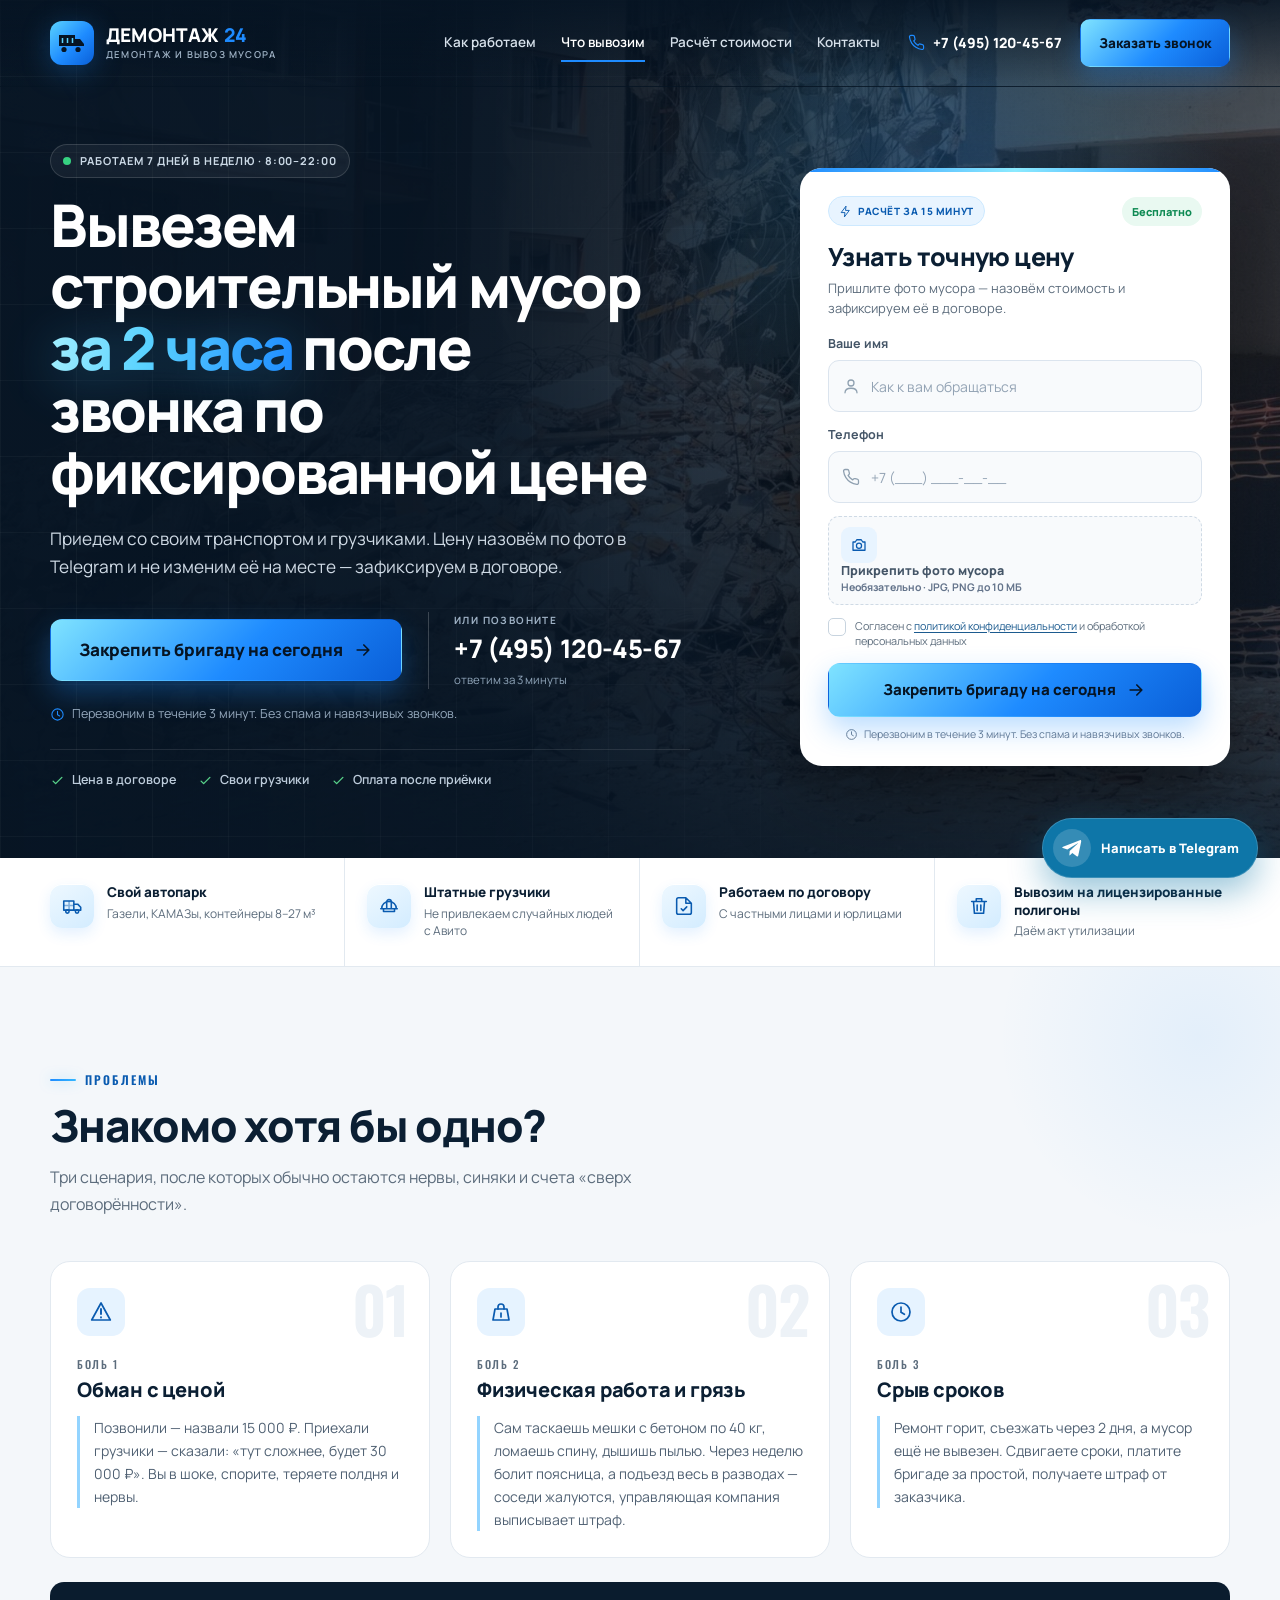
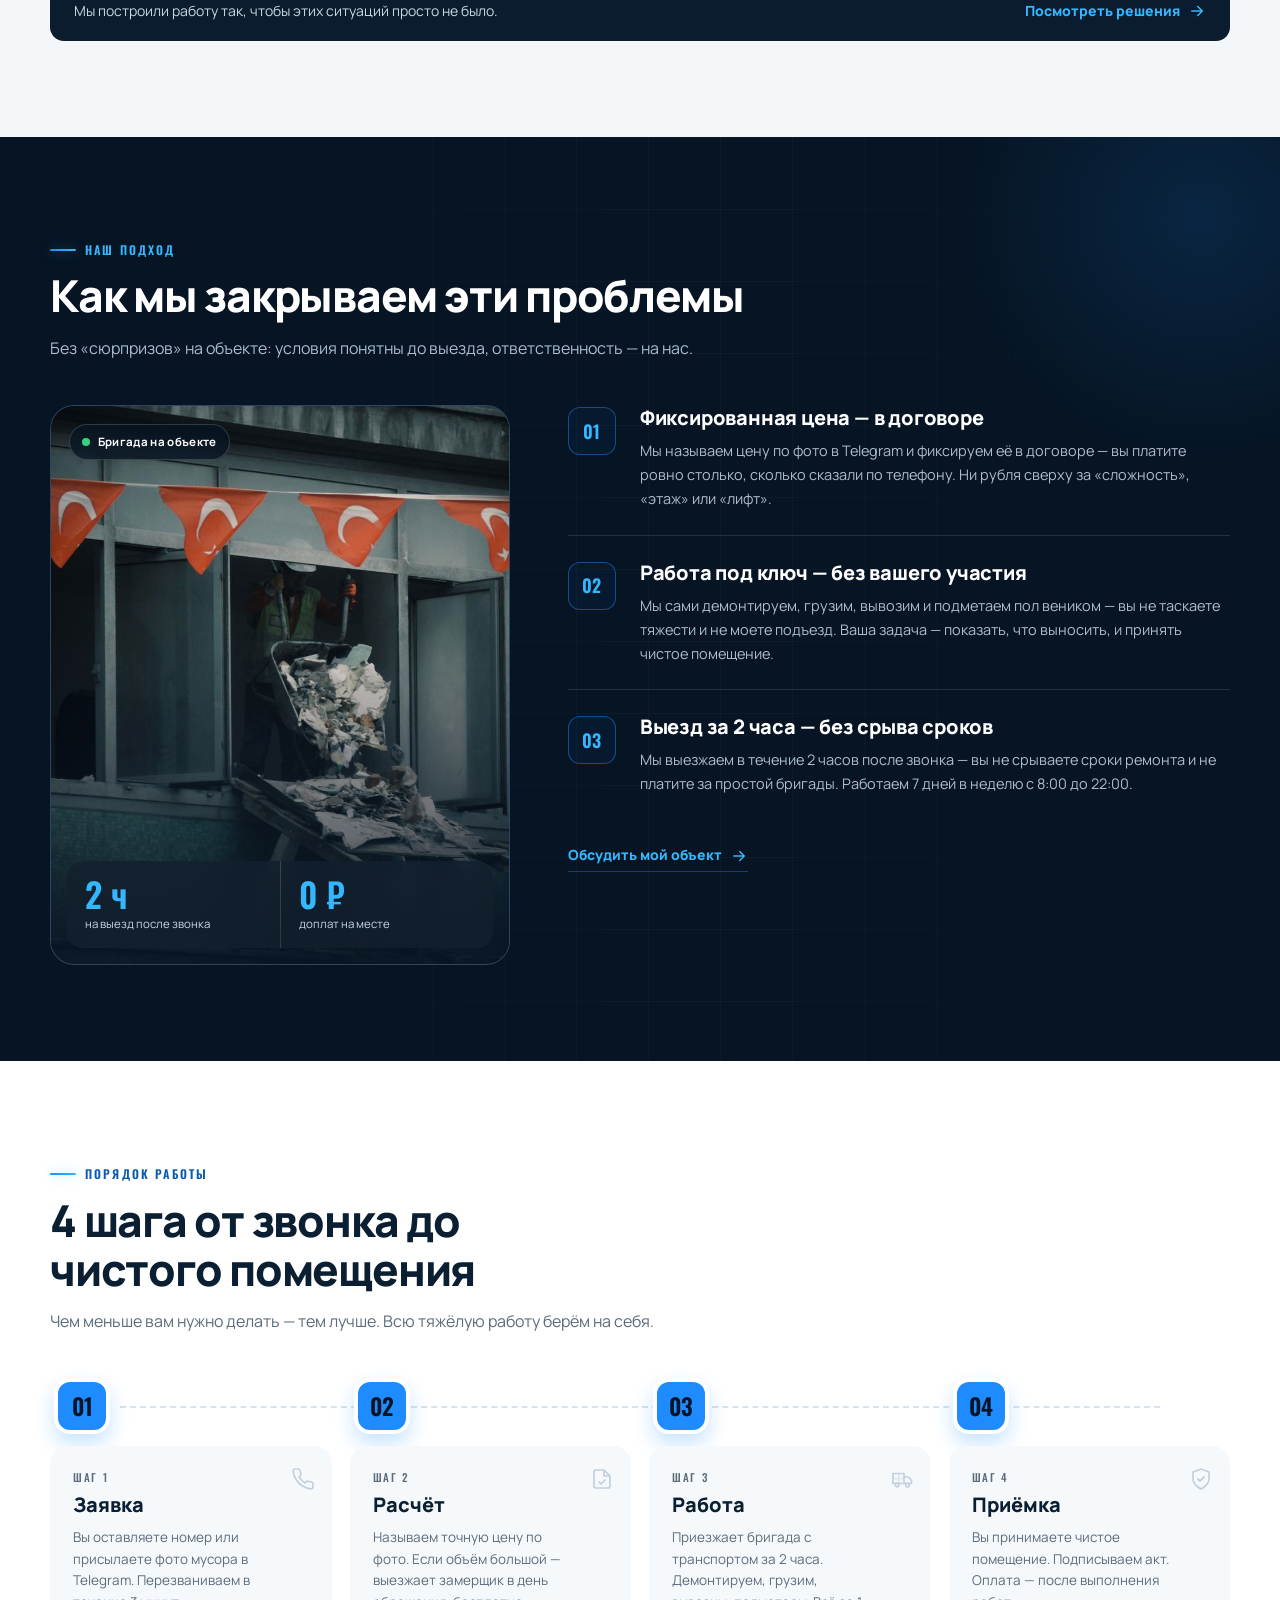
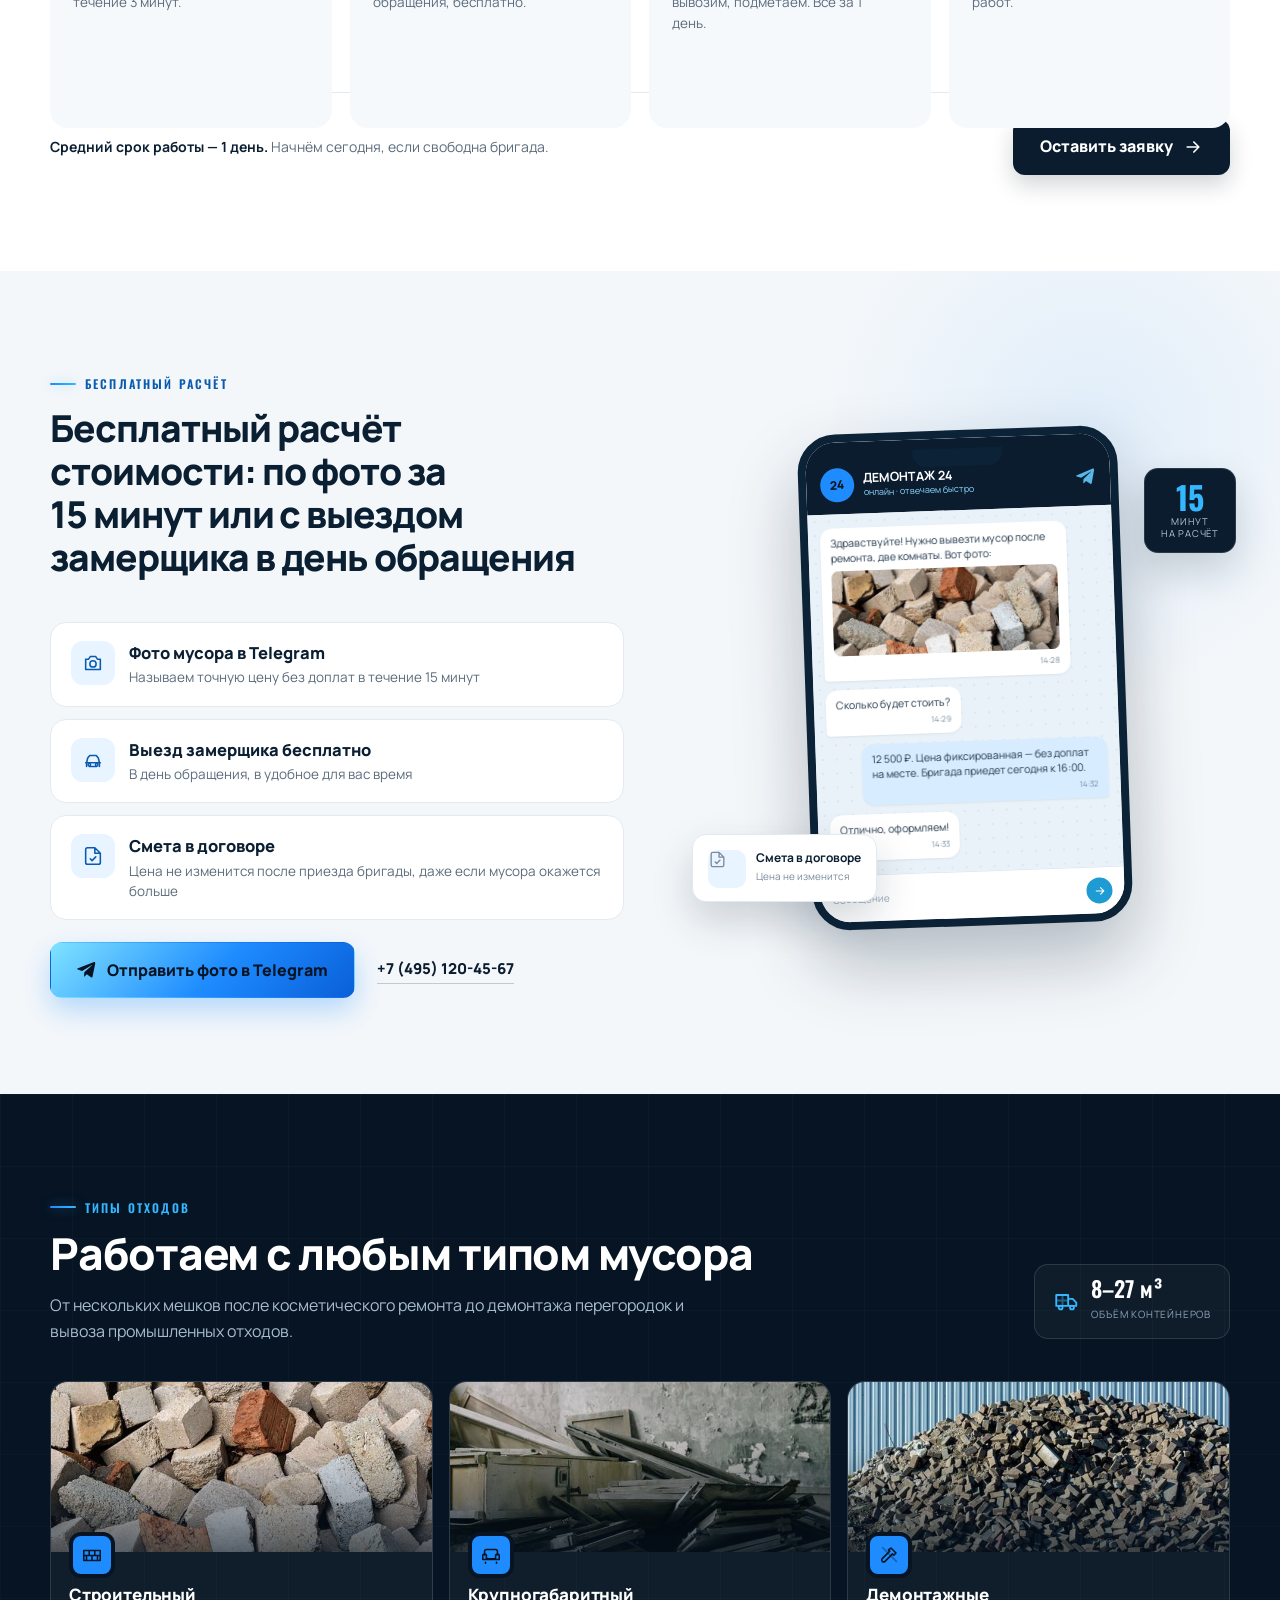
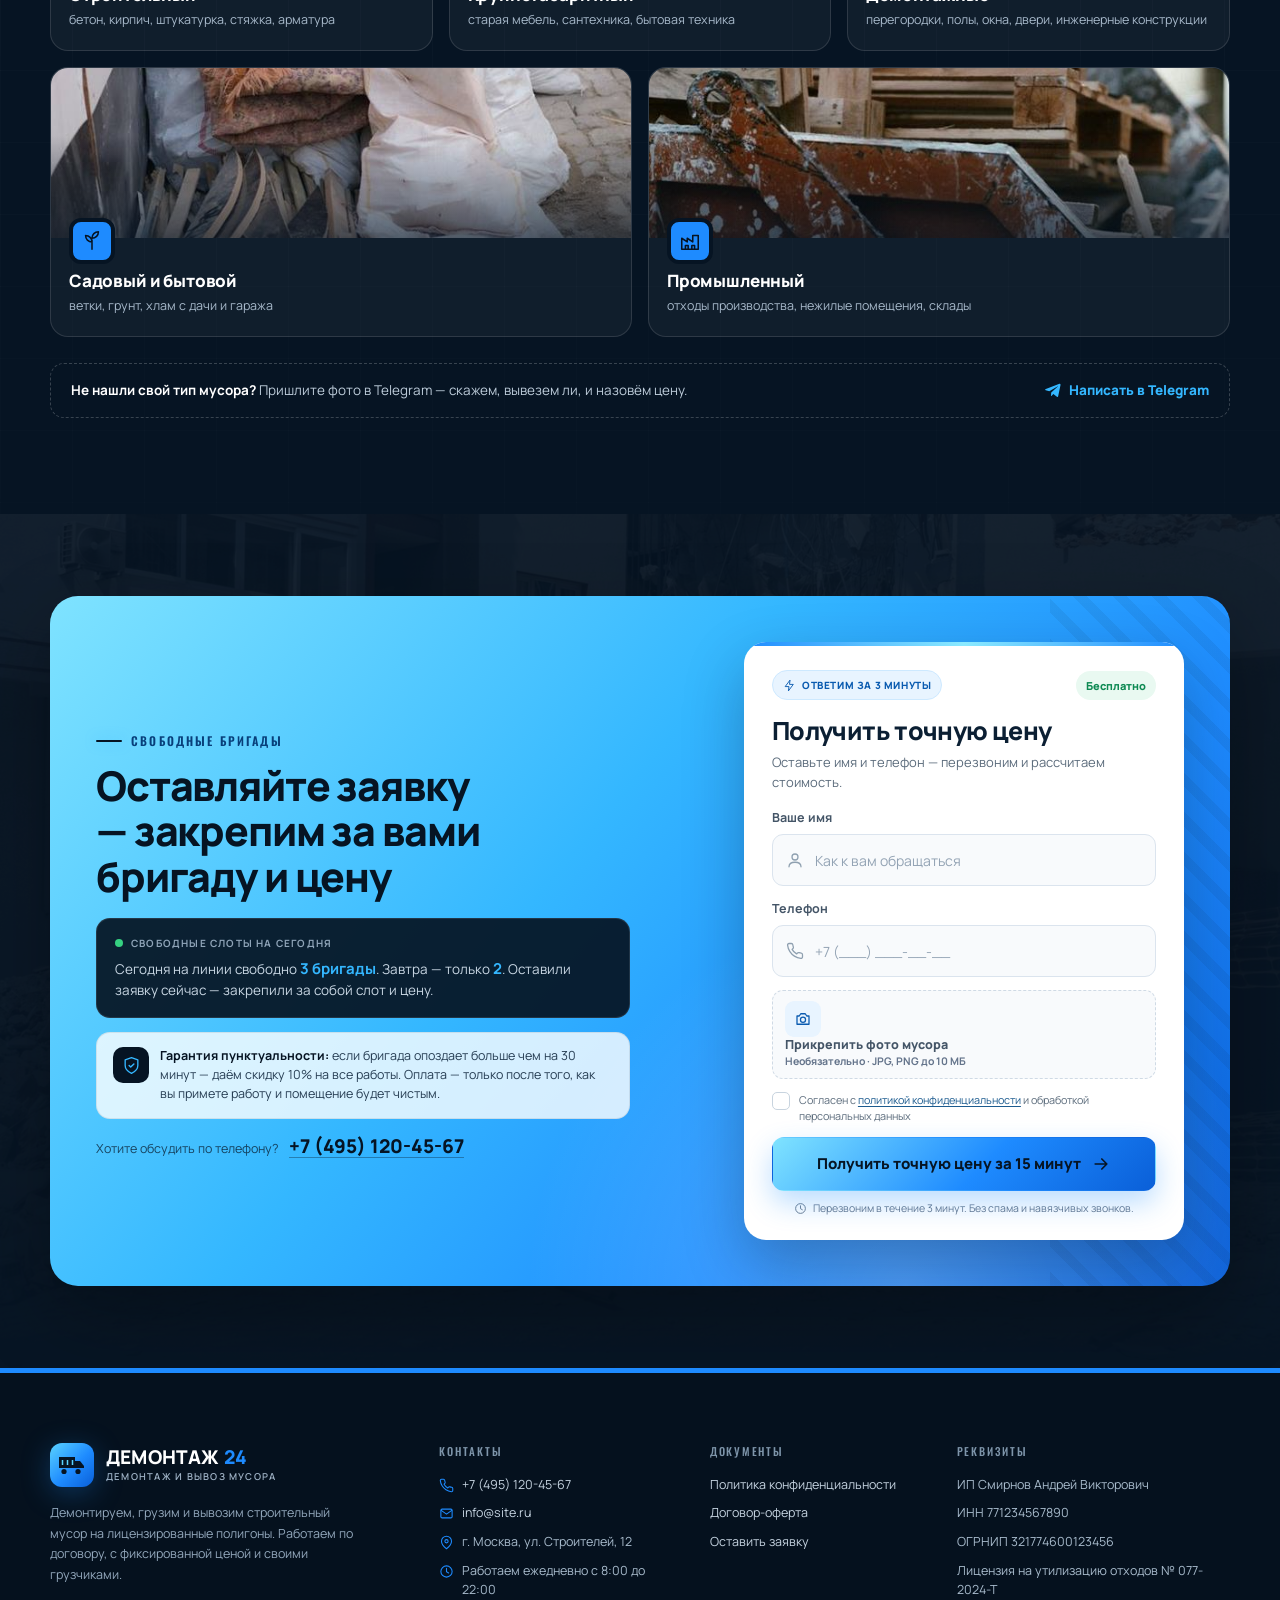
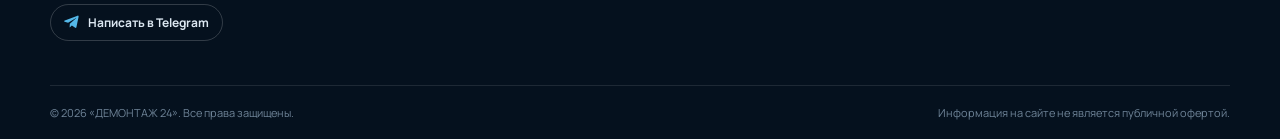
<file: index.html>
<!DOCTYPE html>
<html lang="ru">
<head>
  <meta charset="UTF-8">
  <meta name="viewport" content="width=device-width, initial-scale=1.0">
  <meta name="theme-color" content="#071525">
  <title>ДЕМОНТАЖ 24 — демонтаж и вывоз строительного мусора за 2 часа</title>
  <meta name="description" content="Демонтаж и вывоз строительного мусора по фиксированной цене. Свой транспорт и грузчики, выезд за 2 часа, договор, лицензированные полигоны. Расчёт по фото в Telegram за 15 минут.">
  <meta property="og:title" content="ДЕМОНТАЖ 24 — вывоз строительного мусора за 2 часа">
  <meta property="og:description" content="Свой транспорт и грузчики. Цена по фото в Telegram и фиксация в договоре. Вывоз на лицензированные полигоны, акт утилизации.">
  <meta property="og:type" content="website">
  <meta property="og:image" content="hero-1600.jpg">
  <link rel="icon" href="favicon.svg" type="image/svg+xml">
  <link rel="preconnect" href="https://fonts.googleapis.com">
  <link rel="preconnect" href="https://fonts.gstatic.com" crossorigin>
  <link href="https://fonts.googleapis.com/css2?family=Manrope:wght@400;500;600;700;800&family=Oswald:wght@400;500;600;700&display=swap" rel="stylesheet">
  <link rel="preload" as="image" href="hero-1600.jpg" imagesrcset="hero-900.jpg 900w, hero-1600.jpg 1600w" imagesizes="100vw">
  <link rel="stylesheet" href="styles.css">
  <script>
    document.documentElement.classList.add('js');
    window.setTimeout(function () {
      if (!document.documentElement.hasAttribute('data-js-ready')) {
        document.documentElement.classList.remove('js');
      }
    }, 3000);
  </script>
  <script src="main.js" defer></script>
</head>
<body>
  <a class="skip-link" href="#main">Перейти к содержанию</a>
  <div class="scroll-progress" aria-hidden="true"></div>

  <!-- Иконки -->
  <svg class="icon-sprite" aria-hidden="true" focusable="false">
    <symbol id="i-truck" viewBox="0 0 24 24">
      <path d="M3 6.5h11v10H3zM14 10h4.2l3.3 3.4v3.1H14z" fill="none" stroke="currentColor" stroke-width="1.7" stroke-linejoin="round"/>
      <circle cx="7" cy="18" r="1.8" fill="none" stroke="currentColor" stroke-width="1.7"/>
      <circle cx="17.5" cy="18" r="1.8" fill="none" stroke="currentColor" stroke-width="1.7"/>
      <path d="M8.8 6.5v10M3 11.5h11" fill="none" stroke="currentColor" stroke-width="1.7" opacity=".45"/>
    </symbol>
    <symbol id="i-helmet" viewBox="0 0 24 24">
      <path d="M4 15a8 8 0 0 1 16 0M9.5 15V7.5a2.5 2.5 0 0 1 5 0V15M3 15h18M6 15v3h12v-3" fill="none" stroke="currentColor" stroke-width="1.7" stroke-linecap="round" stroke-linejoin="round"/>
    </symbol>
    <symbol id="i-doc" viewBox="0 0 24 24">
      <path d="M14 3H6a2 2 0 0 0-2 2v14a2 2 0 0 0 2 2h12a2 2 0 0 0 2-2V9zM14 3v6h6M9 15l2 2 4-4" fill="none" stroke="currentColor" stroke-width="1.7" stroke-linecap="round" stroke-linejoin="round"/>
    </symbol>
    <symbol id="i-recycle" viewBox="0 0 24 24">
      <path d="M4 7h16M10 11v6M14 11v6M6 7l1 13h10l1-13M9 7V4h6v3" fill="none" stroke="currentColor" stroke-width="1.7" stroke-linecap="round" stroke-linejoin="round"/>
    </symbol>
    <symbol id="i-alert" viewBox="0 0 24 24">
      <path d="M12 3 2.7 20h18.6L12 3Z" fill="none" stroke="currentColor" stroke-width="1.7" stroke-linejoin="round"/>
      <path d="M12 9v5M12 17.3v.2" fill="none" stroke="currentColor" stroke-width="1.9" stroke-linecap="round"/>
    </symbol>
    <symbol id="i-weight" viewBox="0 0 24 24">
      <path d="M6 9h12l2 11H4L6 9Z" fill="none" stroke="currentColor" stroke-width="1.7" stroke-linejoin="round"/>
      <path d="M9 9V7a3 3 0 0 1 6 0v2" fill="none" stroke="currentColor" stroke-width="1.7" stroke-linecap="round"/>
      <path d="M12 13v4" fill="none" stroke="currentColor" stroke-width="1.7" stroke-linecap="round"/>
    </symbol>
    <symbol id="i-clock" viewBox="0 0 24 24">
      <circle cx="12" cy="12" r="9" fill="none" stroke="currentColor" stroke-width="1.7"/>
      <path d="M12 7v5.3l3.4 2" fill="none" stroke="currentColor" stroke-width="1.7" stroke-linecap="round"/>
    </symbol>
    <symbol id="i-camera" viewBox="0 0 24 24">
      <path d="M4 8h3l2-3h6l2 3h3v11H4V8Z" fill="none" stroke="currentColor" stroke-width="1.7" stroke-linejoin="round"/>
      <circle cx="12" cy="13" r="3.4" fill="none" stroke="currentColor" stroke-width="1.7"/>
    </symbol>
    <symbol id="i-car" viewBox="0 0 24 24">
      <path d="M4 15h16M5 15l1.2-5.2L8.5 7h7l2.3 2.8L19 15M5 15v4M19 15v4M8 19h8" fill="none" stroke="currentColor" stroke-width="1.7" stroke-linecap="round" stroke-linejoin="round"/>
      <circle cx="8" cy="17.2" r="1.4" fill="none" stroke="currentColor" stroke-width="1.6"/>
      <circle cx="16" cy="17.2" r="1.4" fill="none" stroke="currentColor" stroke-width="1.6"/>
    </symbol>
    <symbol id="i-brick" viewBox="0 0 24 24">
      <path d="M3 7h18v11H3zM3 12.5h18M9 7v5.5M15 7v5.5M6 12.5V18M12 12.5V18M18 12.5V18" fill="none" stroke="currentColor" stroke-width="1.7" stroke-linejoin="round"/>
    </symbol>
    <symbol id="i-sofa" viewBox="0 0 24 24">
      <path d="M5 12V8a2 2 0 0 1 2-2h10a2 2 0 0 1 2 2v4M3 13a2 2 0 0 1 4 0v3h10v-3a2 2 0 0 1 4 0v4H3v-4ZM6 20v1M18 20v1" fill="none" stroke="currentColor" stroke-width="1.7" stroke-linecap="round" stroke-linejoin="round"/>
    </symbol>
    <symbol id="i-tools" viewBox="0 0 24 24">
      <path d="m14.2 4.4 5.4 5.4-2.4 2.4-1.4-1.4-8.1 8.1a2.1 2.1 0 0 1-3-3l8.1-8.1-1.4-1.4 2.8-2Z" fill="none" stroke="currentColor" stroke-width="1.7" stroke-linecap="round" stroke-linejoin="round"/>
      <path d="m5 4 15 15" fill="none" stroke="currentColor" stroke-width="1.7" stroke-linecap="round" opacity=".35"/>
    </symbol>
    <symbol id="i-leaf" viewBox="0 0 24 24">
      <path d="M12 21V11M12 13C8 13 5 10 5 6c4 0 7 3 7 7ZM12 9c0-4 3-7 7-7 0 4-3 7-7 7Z" fill="none" stroke="currentColor" stroke-width="1.7" stroke-linecap="round" stroke-linejoin="round"/>
    </symbol>
    <symbol id="i-factory" viewBox="0 0 24 24">
      <path d="M3 21V9l6 4V9l6 4V6h6v15H3Z" fill="none" stroke="currentColor" stroke-width="1.7" stroke-linejoin="round"/>
      <path d="M7 21v-4h3v4M14 21v-4h3v4" fill="none" stroke="currentColor" stroke-width="1.7" stroke-linejoin="round"/>
    </symbol>
    <symbol id="i-phone" viewBox="0 0 24 24">
      <path d="M22 16.9v3a2 2 0 0 1-2.2 2 19.8 19.8 0 0 1-8.6-3.1 19.5 19.5 0 0 1-6-6A19.8 19.8 0 0 1 2.1 4.2 2 2 0 0 1 4.1 2h3a2 2 0 0 1 2 1.7c.1 1 .4 2 .7 2.9a2 2 0 0 1-.5 2.1L8.1 9.9a16 16 0 0 0 6 6l1.2-1.2a2 2 0 0 1 2.1-.5c.9.3 1.9.6 2.9.7a2 2 0 0 1 1.7 2Z" fill="none" stroke="currentColor" stroke-width="1.7" stroke-linecap="round" stroke-linejoin="round"/>
    </symbol>
    <symbol id="i-mail" viewBox="0 0 24 24">
      <rect x="3" y="5" width="18" height="14" rx="2" fill="none" stroke="currentColor" stroke-width="1.7"/>
      <path d="m3.5 7 8.5 6 8.5-6" fill="none" stroke="currentColor" stroke-width="1.7" stroke-linecap="round" stroke-linejoin="round"/>
    </symbol>
    <symbol id="i-pin" viewBox="0 0 24 24">
      <path d="M20 10c0 6-8 12-8 12S4 16 4 10a8 8 0 1 1 16 0Z" fill="none" stroke="currentColor" stroke-width="1.7" stroke-linejoin="round"/>
      <circle cx="12" cy="10" r="2.6" fill="none" stroke="currentColor" stroke-width="1.7"/>
    </symbol>
    <symbol id="i-telegram" viewBox="0 0 24 24">
      <path d="M21.9 4.3 18.6 20c-.2 1-.9 1.3-1.8.8l-5-3.7-2.4 2.3c-.3.3-.5.5-1 .5l.4-5.1 9.3-8.4c.4-.4-.1-.6-.6-.2L6.1 13.1 1 11.5c-1.1-.3-1.1-1.1.2-1.6l19.2-7.4c.9-.3 1.7.2 1.5 1.8Z" fill="currentColor"/>
    </symbol>
    <symbol id="i-arrow" viewBox="0 0 24 24">
      <path d="M5 12h14M13 6l6 6-6 6" fill="none" stroke="currentColor" stroke-width="2" stroke-linecap="round" stroke-linejoin="round"/>
    </symbol>
    <symbol id="i-check" viewBox="0 0 24 24">
      <path d="m5 13 4 4L19 7" fill="none" stroke="currentColor" stroke-width="2.2" stroke-linecap="round" stroke-linejoin="round"/>
    </symbol>
    <symbol id="i-shield" viewBox="0 0 24 24">
      <path d="M12 22s8-4 8-10V5l-8-3-8 3v7c0 6 8 10 8 10Z" fill="none" stroke="currentColor" stroke-width="1.7" stroke-linejoin="round"/>
      <path d="m9 12 2 2 4-4" fill="none" stroke="currentColor" stroke-width="1.8" stroke-linecap="round" stroke-linejoin="round"/>
    </symbol>
    <symbol id="i-user" viewBox="0 0 24 24">
      <circle cx="12" cy="8" r="4" fill="none" stroke="currentColor" stroke-width="1.7"/>
      <path d="M4 21c0-4 3.6-6 8-6s8 2 8 6" fill="none" stroke="currentColor" stroke-width="1.7" stroke-linecap="round"/>
    </symbol>
    <symbol id="i-bolt" viewBox="0 0 24 24">
      <path d="m13 2-9 12h7l-1 8 9-12h-7l1-8Z" fill="none" stroke="currentColor" stroke-width="1.7" stroke-linejoin="round"/>
    </symbol>
    <symbol id="i-users" viewBox="0 0 24 24">
      <circle cx="9" cy="7" r="4" fill="none" stroke="currentColor" stroke-width="1.7"/>
      <path d="M16 21v-2a4 4 0 0 0-4-4H6a4 4 0 0 0-4 4v2M16 3.1a4 4 0 0 1 0 7.8M22 21v-2a4 4 0 0 0-3-3.9" fill="none" stroke="currentColor" stroke-width="1.7" stroke-linecap="round"/>
    </symbol>
    <symbol id="i-menu" viewBox="0 0 24 24">
      <path d="M4 7h16M4 12h16M4 17h16" fill="none" stroke="currentColor" stroke-width="2" stroke-linecap="round"/>
    </symbol>
    <symbol id="i-close" viewBox="0 0 24 24">
      <path d="m6 6 12 12M18 6 6 18" fill="none" stroke="currentColor" stroke-width="2" stroke-linecap="round"/>
    </symbol>
    <symbol id="i-calendar" viewBox="0 0 24 24">
      <rect x="3" y="5" width="18" height="16" rx="2" fill="none" stroke="currentColor" stroke-width="1.7"/>
      <path d="M8 3v4M16 3v4M3 10h18" fill="none" stroke="currentColor" stroke-width="1.7" stroke-linecap="round"/>
    </symbol>
  </svg>
<header class="site-header" id="site-header">
    <div class="container site-header__inner">
      <a class="logo" href="#top">
        <span class="logo__mark" aria-hidden="true">
          <svg viewBox="0 0 44 44" focusable="false">
            <defs>
              <linearGradient id="logo-grad-head" x1="0" y1="0" x2="1" y2="1">
                <stop offset="0" stop-color="#5AD2FF"/>
                <stop offset="0.55" stop-color="#1E8BFF"/>
                <stop offset="1" stop-color="#0A5FD8"/>
              </linearGradient>
            </defs>
            <rect width="44" height="44" rx="12" fill="url(#logo-grad-head)"/>
            <path d="M9 14h16v11H9z" fill="#061423"/>
            <path d="M25 18h5l4 5v2h-9z" fill="#061423"/>
            <circle cx="14" cy="28.5" r="2.6" fill="#061423"/>
            <circle cx="28" cy="28.5" r="2.6" fill="#061423"/>
            <path d="M12.5 17v5M17.5 17v5M22.5 17v5" stroke="#5AD2FF" stroke-width="1.5"/>
          </svg>
        </span>
        <span class="logo__text">
          <strong>ДЕМОНТАЖ <span>24</span></strong>
          <small>демонтаж и вывоз мусора</small>
        </span>
      </a>

      <nav class="site-nav" aria-label="Основная навигация">
        <a href="#process">Как работаем</a>
        <a href="#waste">Что вывозим</a>
        <a href="#included">Расчёт стоимости</a>
        <a href="#contacts">Контакты</a>
      </nav>

      <div class="site-header__actions">
        <a class="header-phone" href="tel:+74951204567" aria-label="Позвонить: +7 495 120-45-67">
          <svg class="icon" aria-hidden="true"><use href="#i-phone"/></svg>
          <span>+7 (495) 120-45-67</span>
        </a>
        <a class="btn btn--primary btn--sm header-cta" href="#hero-form" data-open-lead>Заказать звонок</a>
        <button class="nav-toggle" type="button" aria-label="Открыть меню" aria-expanded="false" aria-controls="mobile-menu" data-menu-toggle>
          <svg class="icon nav-toggle__open" aria-hidden="true"><use href="#i-menu"/></svg>
          <svg class="icon nav-toggle__close" aria-hidden="true"><use href="#i-close"/></svg>
        </button>
      </div>
    </div>
  </header>

  <div class="mobile-menu" id="mobile-menu" aria-hidden="true">
    <div class="mobile-menu__inner">
      <p class="mobile-menu__label">Навигация</p>
      <nav class="mobile-menu__nav" aria-label="Мобильная навигация">
        <a href="#process">Как работаем</a>
        <a href="#waste">Что вывозим</a>
        <a href="#included">Расчёт стоимости</a>
        <a href="#contacts">Контакты</a>
      </nav>
      <div class="mobile-menu__contacts">
        <a class="mobile-menu__phone" href="tel:+74951204567">+7 (495) 120-45-67</a>
        <p>Ежедневно с 8:00 до 22:00</p>
      </div>
      <a class="btn btn--primary btn--block" href="#hero-form" data-menu-link data-open-lead>Оставить заявку</a>
      <a class="mobile-menu__tg" href="https://t.me/demontazh24" target="_blank" rel="noopener">
        <svg class="icon" aria-hidden="true"><use href="#i-telegram"/></svg>
        Написать в Telegram
      </a>
    </div>
  </div>

  <main id="main">
    <!-- ============ 1. ПЕРВЫЙ ЭКРАН ============ -->
    <section class="hero" id="top" aria-labelledby="hero-title">
      <div class="hero__bg" aria-hidden="true">
        <img src="hero-1600.jpg" srcset="hero-900.jpg 900w, hero-1600.jpg 1600w" sizes="100vw" alt="" width="1600" height="1067" fetchpriority="high">
      </div>

      <div class="container hero__inner">
        <div class="hero__content">
          <p class="hero__eyebrow"><span class="status-dot" aria-hidden="true"></span> Работаем 7 дней в неделю · 8:00–22:00</p>

          <h1 id="hero-title">Вывезем строительный мусор <span class="accent">за 2 часа</span> после звонка по фиксированной цене</h1>

          <p class="hero__lead">Приедем со своим транспортом и грузчиками. Цену назовём по фото в Telegram и не изменим её на месте — зафиксируем в договоре.</p>

          <div class="hero__actions">
            <a class="btn btn--primary btn--lg" href="#hero-form" data-open-lead>
              Закрепить бригаду на сегодня
              <svg class="icon" aria-hidden="true"><use href="#i-arrow"/></svg>
            </a>
            <a class="hero__call" href="tel:+74951204567">
              <span>Или позвоните</span>
              <strong>+7 (495) 120-45-67</strong>
              <small>ответим за 3 минуты</small>
            </a>
          </div>

          <p class="hero__note"><svg class="icon" aria-hidden="true"><use href="#i-clock"/></svg> Перезвоним в течение 3 минут. Без спама и навязчивых звонков.</p>

          <ul class="hero__points" aria-label="Ключевые условия">
            <li><svg class="icon" aria-hidden="true"><use href="#i-check"/></svg> Цена в договоре</li>
            <li><svg class="icon" aria-hidden="true"><use href="#i-check"/></svg> Свои грузчики</li>
            <li><svg class="icon" aria-hidden="true"><use href="#i-check"/></svg> Оплата после приёмки</li>
          </ul>
        </div>

        <div class="hero__form" id="hero-form">
          <div class="lead-card" data-lead-card data-lead-source="hero">
            <div class="lead-card__top">
              <span class="lead-card__badge"><svg class="icon" aria-hidden="true"><use href="#i-bolt"/></svg> Расчёт за 15 минут</span>
              <span class="lead-card__free">Бесплатно</span>
            </div>

            <h2 class="lead-card__title">Узнать точную цену</h2>
            <p class="lead-card__sub">Пришлите фото мусора — назовём стоимость и зафиксируем её в договоре.</p>

            <form class="lead-form" data-lead-form novalidate>
              <div class="field">
                <label for="hero-name">Ваше имя</label>
                <div class="field__control">
                  <svg class="icon" aria-hidden="true"><use href="#i-user"/></svg>
                  <input class="input" id="hero-name" name="name" type="text" placeholder="Как к вам обращаться" autocomplete="name" required>
                </div>
                <span class="field__error">Пожалуйста, укажите имя</span>
              </div>

              <div class="field">
                <label for="hero-phone">Телефон</label>
                <div class="field__control">
                  <svg class="icon" aria-hidden="true"><use href="#i-phone"/></svg>
                  <input class="input" id="hero-phone" name="phone" type="tel" placeholder="+7 (___) ___-__-__" autocomplete="tel" inputmode="tel" required data-phone>
                </div>
                <span class="field__error">Введите номер телефона полностью</span>
              </div>

              <div class="field field--file">
                <label class="file" data-file>
                  <input type="file" id="hero-photo" name="photo" accept="image/*" data-file-input>
                  <span class="file__icon" aria-hidden="true"><svg class="icon"><use href="#i-camera"/></svg></span>
                  <span class="file__body">
                    <strong>Прикрепить фото мусора</strong>
                    <small class="file__hint">Необязательно · JPG, PNG до 10 МБ</small>
                    <small class="file__name" data-file-name>Файл не выбран</small>
                  </span>
                  <span class="file__check" aria-hidden="true"><svg class="icon"><use href="#i-check"/></svg></span>
                </label>
              </div>

              <label class="consent">
                <input type="checkbox" id="hero-consent" name="consent" required data-consent>
                <span>Согласен с <a href="privacy.html" target="_blank" rel="noopener">политикой конфиденциальности</a> и обработкой персональных данных</span>
              </label>
              <span class="consent-error">Для отправки нужно согласие на обработку данных</span>

              <button class="btn btn--primary btn--block lead-form__submit" type="submit">
                Закрепить бригаду на сегодня
                <svg class="icon" aria-hidden="true"><use href="#i-arrow"/></svg>
              </button>

              <p class="form-note"><svg class="icon" aria-hidden="true"><use href="#i-clock"/></svg> Перезвоним в течение 3 минут. Без спама и навязчивых звонков.</p>
            </form>

            <div class="form-success" role="status" aria-live="polite">
              <span class="form-success__icon" aria-hidden="true"><svg class="icon"><use href="#i-check"/></svg></span>
              <h3>Заявка принята</h3>
              <p>Перезвоним в течение 3 минут, уточним детали и закрепим за вами бригаду.</p>
              <button class="form-success__reset" type="button" data-form-reset>Отправить ещё одну заявку</button>
            </div>
          </div>
        </div>
      </div>
    </section>

    <!-- Мини-блок доверия -->
    <section class="trust" aria-label="Почему нам можно доверять">
      <div class="container">
        <ul class="trust__grid">
          <li class="trust__item">
            <span class="trust__icon" aria-hidden="true"><svg class="icon"><use href="#i-truck"/></svg></span>
            <div><strong>Свой автопарк</strong><p>Газели, КАМАЗы, контейнеры 8–27 м³</p></div>
          </li>
          <li class="trust__item">
            <span class="trust__icon" aria-hidden="true"><svg class="icon"><use href="#i-helmet"/></svg></span>
            <div><strong>Штатные грузчики</strong><p>Не привлекаем случайных людей с Авито</p></div>
          </li>
          <li class="trust__item">
            <span class="trust__icon" aria-hidden="true"><svg class="icon"><use href="#i-doc"/></svg></span>
            <div><strong>Работаем по договору</strong><p>С частными лицами и юрлицами</p></div>
          </li>
          <li class="trust__item">
            <span class="trust__icon" aria-hidden="true"><svg class="icon"><use href="#i-recycle"/></svg></span>
            <div><strong>Вывозим на лицензированные полигоны</strong><p>Даём акт утилизации</p></div>
          </li>
        </ul>
      </div>
    </section>

    <!-- ============ 2. БОЛИ ============ -->
    <section class="section pains" id="pains" aria-labelledby="pains-title">
      <div class="container">
        <div class="section-head">
          <span class="eyebrow">Проблемы</span>
          <h2 class="section-title" id="pains-title">Знакомо хотя бы одно?</h2>
          <p class="section-sub">Три сценария, после которых обычно остаются нервы, синяки и счета «сверх договорённости».</p>
        </div>

        <div class="pains__grid">
          <article class="pain">
            <span class="pain__num" aria-hidden="true">01</span>
            <span class="pain__icon" aria-hidden="true"><svg class="icon"><use href="#i-alert"/></svg></span>
            <span class="pain__label">Боль 1</span>
            <h3>Обман с ценой</h3>
            <blockquote>Позвонили — назвали 15 000 ₽. Приехали грузчики — сказали: «тут сложнее, будет 30 000 ₽». Вы в шоке, спорите, теряете полдня и нервы.</blockquote>
          </article>

          <article class="pain">
            <span class="pain__num" aria-hidden="true">02</span>
            <span class="pain__icon" aria-hidden="true"><svg class="icon"><use href="#i-weight"/></svg></span>
            <span class="pain__label">Боль 2</span>
            <h3>Физическая работа и грязь</h3>
            <blockquote>Сам таскаешь мешки с бетоном по 40 кг, ломаешь спину, дышишь пылью. Через неделю болит поясница, а подъезд весь в разводах — соседи жалуются, управляющая компания выписывает штраф.</blockquote>
          </article>

          <article class="pain">
            <span class="pain__num" aria-hidden="true">03</span>
            <span class="pain__icon" aria-hidden="true"><svg class="icon"><use href="#i-clock"/></svg></span>
            <span class="pain__label">Боль 3</span>
            <h3>Срыв сроков</h3>
            <blockquote>Ремонт горит, съезжать через 2 дня, а мусор ещё не вывезен. Сдвигаете сроки, платите бригаде за простой, получаете штраф от заказчика.</blockquote>
          </article>
        </div>

        <div class="pains__bridge">
          <p>Мы построили работу так, чтобы этих ситуаций просто не было.</p>
          <a href="#solutions">Посмотреть решения <svg class="icon" aria-hidden="true"><use href="#i-arrow"/></svg></a>
        </div>
      </div>
    </section>

    <!-- ============ 3. РЕШЕНИЯ ============ -->
    <section class="section solutions" id="solutions" aria-labelledby="solutions-title">
      <div class="container">
        <div class="section-head">
          <span class="eyebrow">Наш подход</span>
          <h2 class="section-title" id="solutions-title">Как мы закрываем эти проблемы</h2>
          <p class="section-sub">Без «сюрпризов» на объекте: условия понятны до выезда, ответственность — на нас.</p>
        </div>

        <div class="solutions__grid">
          <div class="solutions__list">
            <article class="solution">
              <span class="solution__num" aria-hidden="true">01</span>
              <div class="solution__body">
                <h3>Фиксированная цена — в договоре</h3>
                <p>Мы называем цену по фото в Telegram и фиксируем её в договоре — вы платите ровно столько, сколько сказали по телефону. Ни рубля сверху за «сложность», «этаж» или «лифт».</p>
              </div>
            </article>

            <article class="solution">
              <span class="solution__num" aria-hidden="true">02</span>
              <div class="solution__body">
                <h3>Работа под ключ — без вашего участия</h3>
                <p>Мы сами демонтируем, грузим, вывозим и подметаем пол веником — вы не таскаете тяжести и не моете подъезд. Ваша задача — показать, что выносить, и принять чистое помещение.</p>
              </div>
            </article>

            <article class="solution">
              <span class="solution__num" aria-hidden="true">03</span>
              <div class="solution__body">
                <h3>Выезд за 2 часа — без срыва сроков</h3>
                <p>Мы выезжаем в течение 2 часов после звонка — вы не срываете сроки ремонта и не платите за простой бригады. Работаем 7 дней в неделю с 8:00 до 22:00.</p>
              </div>
            </article>

            <a class="solutions__cta" href="#lead">Обсудить мой объект <svg class="icon" aria-hidden="true"><use href="#i-arrow"/></svg></a>
          </div>

          <div class="solution-media">
            <img src="worker-800.jpg" alt="Сотрудник бригады демонтажа убирает строительный мусор на объекте" width="800" height="1066" loading="lazy">
            <span class="solution-media__tag"><span class="status-dot" aria-hidden="true"></span> Бригада на объекте</span>
            <div class="solution-media__stats">
              <div>
                <strong>2 ч</strong>
                <span>на выезд после звонка</span>
              </div>
              <div>
                <strong>0 ₽</strong>
                <span>доплат на месте</span>
              </div>
            </div>
          </div>
        </div>
      </div>
    </section>

    <!-- ============ 4. КАК МЫ РАБОТАЕМ ============ -->
    <section class="section process" id="process" aria-labelledby="process-title">
      <div class="container">
        <div class="section-head">
          <span class="eyebrow">Порядок работы</span>
          <h2 class="section-title" id="process-title">4 шага от звонка до чистого помещения</h2>
          <p class="section-sub">Чем меньше вам нужно делать — тем лучше. Всю тяжёлую работу берём на себя.</p>
        </div>

        <div class="steps">
          <article class="step">
            <div class="step__head">
              <span class="step__num" aria-hidden="true">01</span>
            </div>
            <div class="step__card">
              <span class="step__icon" aria-hidden="true"><svg class="icon"><use href="#i-phone"/></svg></span>
              <span class="step__label">Шаг 1</span>
              <h3>Заявка</h3>
              <p>Вы оставляете номер или присылаете фото мусора в Telegram. Перезваниваем в течение 3 минут.</p>
            </div>
          </article>

          <article class="step">
            <div class="step__head">
              <span class="step__num" aria-hidden="true">02</span>
            </div>
            <div class="step__card">
              <span class="step__icon" aria-hidden="true"><svg class="icon"><use href="#i-doc"/></svg></span>
              <span class="step__label">Шаг 2</span>
              <h3>Расчёт</h3>
              <p>Называем точную цену по фото. Если объём большой — выезжает замерщик в день обращения, бесплатно.</p>
            </div>
          </article>

          <article class="step">
            <div class="step__head">
              <span class="step__num" aria-hidden="true">03</span>
            </div>
            <div class="step__card">
              <span class="step__icon" aria-hidden="true"><svg class="icon"><use href="#i-truck"/></svg></span>
              <span class="step__label">Шаг 3</span>
              <h3>Работа</h3>
              <p>Приезжает бригада с транспортом за 2 часа. Демонтируем, грузим, вывозим, подметаем. Всё за 1 день.</p>
            </div>
          </article>

          <article class="step">
            <div class="step__head">
              <span class="step__num" aria-hidden="true">04</span>
            </div>
            <div class="step__card">
              <span class="step__icon" aria-hidden="true"><svg class="icon"><use href="#i-shield"/></svg></span>
              <span class="step__label">Шаг 4</span>
              <h3>Приёмка</h3>
              <p>Вы принимаете чистое помещение. Подписываем акт. Оплата — после выполнения работ.</p>
            </div>
          </article>
        </div>

        <div class="process__cta">
          <p><strong>Средний срок работы — 1 день.</strong> Начнём сегодня, если свободна бригада.</p>
          <a class="btn btn--dark" href="#lead">Оставить заявку <svg class="icon" aria-hidden="true"><use href="#i-arrow"/></svg></a>
        </div>
      </div>
    </section>

    <!-- ============ 5. ЧТО ВХОДИТ В УСЛУГУ ============ -->
    <section class="section included" id="included" aria-labelledby="included-title">
      <div class="container">
        <div class="included__grid">
          <div class="included__content">
            <div class="section-head">
              <span class="eyebrow">Бесплатный расчёт</span>
              <h2 class="section-title" id="included-title">Бесплатный расчёт стоимости: по фото за 15 минут или с выездом замерщика в день обращения</h2>
            </div>

            <div class="include-list">
              <article class="include">
                <span class="include__icon" aria-hidden="true"><svg class="icon"><use href="#i-camera"/></svg></span>
                <div>
                  <h3>Фото мусора в Telegram</h3>
                  <p>Называем точную цену без доплат в течение 15 минут</p>
                </div>
              </article>

              <article class="include">
                <span class="include__icon" aria-hidden="true"><svg class="icon"><use href="#i-car"/></svg></span>
                <div>
                  <h3>Выезд замерщика бесплатно</h3>
                  <p>В день обращения, в удобное для вас время</p>
                </div>
              </article>

              <article class="include">
                <span class="include__icon" aria-hidden="true"><svg class="icon"><use href="#i-doc"/></svg></span>
                <div>
                  <h3>Смета в договоре</h3>
                  <p>Цена не изменится после приезда бригады, даже если мусора окажется больше</p>
                </div>
              </article>
            </div>

            <div class="included__actions">
              <a class="btn btn--primary" href="https://t.me/demontazh24" target="_blank" rel="noopener">
                <svg class="icon" aria-hidden="true"><use href="#i-telegram"/></svg>
                Отправить фото в Telegram
              </a>
              <a class="included__phone" href="tel:+74951204567">+7 (495) 120-45-67</a>
            </div>
          </div>

          <div class="included__visual">
            <div class="phone" aria-hidden="true">
              <div class="phone__notch"></div>
              <div class="phone__screen">
                <div class="phone__top">
                  <span class="phone__avatar">24</span>
                  <span class="phone__contact"><strong>ДЕМОНТАЖ 24</strong><small>онлайн · отвечаем быстро</small></span>
                  <svg class="icon phone__tg"><use href="#i-telegram"/></svg>
                </div>
                <div class="phone__chat">
                  <div class="bubble bubble--in">
                    Здравствуйте! Нужно вывезти мусор после ремонта, две комнаты. Вот фото:
                    <img src="waste-construction.jpg" alt="" width="640" height="427" loading="lazy">
                    <time>14:28</time>
                  </div>
                  <div class="bubble bubble--in">Сколько будет стоить? <time>14:29</time></div>
                  <div class="bubble bubble--out">12 500 ₽. Цена фиксированная — без доплат на месте. Бригада приедет сегодня к 16:00. <time>14:32</time></div>
                  <div class="bubble bubble--in">Отлично, оформляем! <time>14:33</time></div>
                </div>
                <div class="phone__input"><span>Сообщение</span><span class="phone__send"><svg class="icon"><use href="#i-arrow"/></svg></span></div>
              </div>
            </div>

            <div class="float-card float-card--doc">
              <span class="float-card__icon" aria-hidden="true"><svg class="icon"><use href="#i-doc"/></svg></span>
              <div><strong>Смета в договоре</strong><span>Цена не изменится</span></div>
            </div>
            <div class="float-card float-card--time">
              <strong>15</strong>
              <span>минут<br>на расчёт</span>
            </div>
          </div>
        </div>
      </div>
    </section>

    <!-- ============ 6. ЧТО МЫ ВЫВОЗИМ ============ -->
    <section class="section waste" id="waste" aria-labelledby="waste-title">
      <div class="container">
        <div class="waste__head">
          <div class="section-head">
            <span class="eyebrow">Типы отходов</span>
            <h2 class="section-title" id="waste-title">Работаем с любым типом мусора</h2>
            <p class="section-sub">От нескольких мешков после косметического ремонта до демонтажа перегородок и вывоза промышленных отходов.</p>
          </div>
          <div class="waste__badge">
            <svg class="icon" aria-hidden="true"><use href="#i-truck"/></svg>
            <div><strong>8–27 м³</strong><span>объём контейнеров</span></div>
          </div>
        </div>

        <div class="waste__grid">
          <article class="waste-card">
            <div class="waste-card__media">
              <img src="waste-construction.jpg" alt="Обломки бетона, кирпича и строительный мусор крупным планом" width="640" height="427" loading="lazy">
            </div>
            <div class="waste-card__body">
              <span class="waste-card__icon" aria-hidden="true"><svg class="icon"><use href="#i-brick"/></svg></span>
              <h3>Строительный</h3>
              <p>бетон, кирпич, штукатурка, стяжка, арматура</p>
            </div>
          </article>

          <article class="waste-card">
            <div class="waste-card__media">
              <img src="waste-bulky.jpg" alt="Старая мебель и крупногабаритный хлам в помещении" width="640" height="960" loading="lazy">
            </div>
            <div class="waste-card__body">
              <span class="waste-card__icon" aria-hidden="true"><svg class="icon"><use href="#i-sofa"/></svg></span>
              <h3>Крупногабаритный</h3>
              <p>старая мебель, сантехника, бытовая техника</p>
            </div>
          </article>

          <article class="waste-card">
            <div class="waste-card__media">
              <img src="waste-demolition.jpg" alt="Щебень и обломки после демонтажа здания" width="640" height="427" loading="lazy">
            </div>
            <div class="waste-card__body">
              <span class="waste-card__icon" aria-hidden="true"><svg class="icon"><use href="#i-tools"/></svg></span>
              <h3>Демонтажные</h3>
              <p>перегородки, полы, окна, двери, инженерные конструкции</p>
            </div>
          </article>

          <article class="waste-card waste-card--wide">
            <div class="waste-card__media">
              <img src="waste-household.jpg" alt="Мешки с бытовым и садовым мусором на улице" width="640" height="876" loading="lazy">
            </div>
            <div class="waste-card__body">
              <span class="waste-card__icon" aria-hidden="true"><svg class="icon"><use href="#i-leaf"/></svg></span>
              <h3>Садовый и бытовой</h3>
              <p>ветки, грунт, хлам с дачи и гаража</p>
            </div>
          </article>

          <article class="waste-card waste-card--wide">
            <div class="waste-card__media">
              <img src="waste-industrial.jpg" alt="Промышленный контейнер с отходами производства" width="640" height="960" loading="lazy">
            </div>
            <div class="waste-card__body">
              <span class="waste-card__icon" aria-hidden="true"><svg class="icon"><use href="#i-factory"/></svg></span>
              <h3>Промышленный</h3>
              <p>отходы производства, нежилые помещения, склады</p>
            </div>
          </article>
        </div>

        <div class="waste__note">
          <p><strong>Не нашли свой тип мусора?</strong> Пришлите фото в Telegram — скажем, вывезем ли, и назовём цену.</p>
          <a href="https://t.me/demontazh24" target="_blank" rel="noopener">
            <svg class="icon" aria-hidden="true"><use href="#i-telegram"/></svg>
            Написать в Telegram
          </a>
        </div>
      </div>
    </section>

    <!-- ============ 7. ФИНАЛЬНЫЙ CTA ============ -->
    <section class="section cta" id="lead" aria-labelledby="cta-title">
      <div class="cta__bg" aria-hidden="true">
        <img src="hero-1600.jpg" alt="" width="1600" height="1067" loading="lazy">
      </div>
      <div class="container">
        <div class="cta-card">
          <div class="cta-card__content">
            <span class="eyebrow eyebrow--dark">Свободные бригады</span>
            <h2 class="section-title" id="cta-title">Оставляйте заявку — закрепим за вами бригаду и цену</h2>

            <div class="urgency">
              <div class="urgency__top"><span class="status-dot" aria-hidden="true"></span> Свободные слоты на сегодня</div>
              <p>Сегодня на линии свободно <strong>3 бригады</strong>. Завтра — только <strong>2</strong>. Оставили заявку сейчас — закрепили за собой слот и цену.</p>
            </div>

            <div class="guarantee">
              <span class="guarantee__icon" aria-hidden="true"><svg class="icon"><use href="#i-shield"/></svg></span>
              <p><strong>Гарантия пунктуальности:</strong> если бригада опоздает больше чем на 30 минут — даём скидку 10% на все работы. Оплата — только после того, как вы примете работу и помещение будет чистым.</p>
            </div>

            <div class="cta-card__phone">
              <span>Хотите обсудить по телефону?</span>
              <a href="tel:+74951204567">+7 (495) 120-45-67</a>
            </div>
          </div>

          <div class="cta-card__form" id="cta-form">
            <div class="lead-card lead-card--cta" data-lead-card data-lead-source="cta">
              <div class="lead-card__top">
                <span class="lead-card__badge"><svg class="icon" aria-hidden="true"><use href="#i-bolt"/></svg> Ответим за 3 минуты</span>
                <span class="lead-card__free">Бесплатно</span>
              </div>

              <h3 class="lead-card__title">Получить точную цену</h3>
              <p class="lead-card__sub">Оставьте имя и телефон — перезвоним и рассчитаем стоимость.</p>

              <form class="lead-form" data-lead-form novalidate>
                <div class="field">
                  <label for="cta-name">Ваше имя</label>
                  <div class="field__control">
                    <svg class="icon" aria-hidden="true"><use href="#i-user"/></svg>
                    <input class="input" id="cta-name" name="name" type="text" placeholder="Как к вам обращаться" autocomplete="name" required>
                  </div>
                  <span class="field__error">Пожалуйста, укажите имя</span>
                </div>

                <div class="field">
                  <label for="cta-phone">Телефон</label>
                  <div class="field__control">
                    <svg class="icon" aria-hidden="true"><use href="#i-phone"/></svg>
                    <input class="input" id="cta-phone" name="phone" type="tel" placeholder="+7 (___) ___-__-__" autocomplete="tel" inputmode="tel" required data-phone>
                  </div>
                  <span class="field__error">Введите номер телефона полностью</span>
                </div>

                <div class="field field--file">
                  <label class="file" data-file>
                    <input type="file" id="cta-photo" name="photo" accept="image/*" data-file-input>
                    <span class="file__icon" aria-hidden="true"><svg class="icon"><use href="#i-camera"/></svg></span>
                    <span class="file__body">
                      <strong>Прикрепить фото мусора</strong>
                      <small class="file__hint">Необязательно · JPG, PNG до 10 МБ</small>
                      <small class="file__name" data-file-name>Файл не выбран</small>
                    </span>
                    <span class="file__check" aria-hidden="true"><svg class="icon"><use href="#i-check"/></svg></span>
                  </label>
                </div>

                <label class="consent">
                  <input type="checkbox" id="cta-consent" name="consent" required data-consent>
                  <span>Согласен с <a href="privacy.html" target="_blank" rel="noopener">политикой конфиденциальности</a> и обработкой персональных данных</span>
                </label>
                <span class="consent-error">Для отправки нужно согласие на обработку данных</span>

                <button class="btn btn--primary btn--block lead-form__submit" type="submit">
                  Получить точную цену за 15 минут
                  <svg class="icon" aria-hidden="true"><use href="#i-arrow"/></svg>
                </button>

                <p class="form-note"><svg class="icon" aria-hidden="true"><use href="#i-clock"/></svg> Перезвоним в течение 3 минут. Без спама и навязчивых звонков.</p>
              </form>

              <div class="form-success" role="status" aria-live="polite">
                <span class="form-success__icon" aria-hidden="true"><svg class="icon"><use href="#i-check"/></svg></span>
                <h3>Заявка принята</h3>
                <p>Перезвоним в течение 3 минут, закрепим слот и назовём точную цену.</p>
                <button class="form-success__reset" type="button" data-form-reset>Отправить ещё одну заявку</button>
              </div>
            </div>
          </div>
        </div>
      </div>
    </section>
  </main>

  <!-- ============ 8. ФУТЕР ============ -->
  <footer class="site-footer" id="contacts">
    <div class="container">
      <div class="footer__grid">
        <div class="footer__brand">
          <a class="logo logo--footer" href="#top">
            <span class="logo__mark" aria-hidden="true">
              <svg viewBox="0 0 44 44" focusable="false">
                <defs>
                  <linearGradient id="logo-grad-foot" x1="0" y1="0" x2="1" y2="1">
                    <stop offset="0" stop-color="#5AD2FF"/>
                    <stop offset="0.55" stop-color="#1E8BFF"/>
                    <stop offset="1" stop-color="#0A5FD8"/>
                  </linearGradient>
                </defs>
                <rect width="44" height="44" rx="12" fill="url(#logo-grad-foot)"/>
                <path d="M9 14h16v11H9z" fill="#061423"/>
                <path d="M25 18h5l4 5v2h-9z" fill="#061423"/>
                <circle cx="14" cy="28.5" r="2.6" fill="#061423"/>
                <circle cx="28" cy="28.5" r="2.6" fill="#061423"/>
                <path d="M12.5 17v5M17.5 17v5M22.5 17v5" stroke="#5AD2FF" stroke-width="1.5"/>
              </svg>
            </span>
            <span class="logo__text">
              <strong>ДЕМОНТАЖ <span>24</span></strong>
              <small>демонтаж и вывоз мусора</small>
            </span>
          </a>
          <p class="footer__desc">Демонтируем, грузим и вывозим строительный мусор на лицензированные полигоны. Работаем по договору, с фиксированной ценой и своими грузчиками.</p>
          <a class="footer__tg" href="https://t.me/demontazh24" target="_blank" rel="noopener">
            <svg class="icon" aria-hidden="true"><use href="#i-telegram"/></svg>
            Написать в Telegram
          </a>
        </div>

        <div class="footer__col">
          <h3>Контакты</h3>
          <ul class="footer__list footer__list--contacts">
            <li>
              <svg class="icon" aria-hidden="true"><use href="#i-phone"/></svg>
              <a href="tel:+74951204567">+7 (495) 120-45-67</a>
            </li>
            <li>
              <svg class="icon" aria-hidden="true"><use href="#i-mail"/></svg>
              <a href="mailto:info@site.ru">info@site.ru</a>
            </li>
            <li>
              <svg class="icon" aria-hidden="true"><use href="#i-pin"/></svg>
              <span>г. Москва, ул. Строителей, 12</span>
            </li>
            <li>
              <svg class="icon" aria-hidden="true"><use href="#i-clock"/></svg>
              <span>Работаем ежедневно с 8:00 до 22:00</span>
            </li>
          </ul>
        </div>

        <div class="footer__col">
          <h3>Документы</h3>
          <ul class="footer__list">
            <li><a href="privacy.html">Политика конфиденциальности</a></li>
            <li><a href="offer.html">Договор-оферта</a></li>
            <li><a href="#lead">Оставить заявку</a></li>
          </ul>
        </div>

        <div class="footer__col">
          <h3>Реквизиты</h3>
          <ul class="footer__list footer__list--legal">
            <li>ИП Смирнов Андрей Викторович</li>
            <li>ИНН 771234567890</li>
            <li>ОГРНИП 321774600123456</li>
            <li>Лицензия на утилизацию отходов № 077-2024-Т</li>
          </ul>
        </div>
      </div>

      <div class="footer__bottom">
        <p>© <span data-year>2026</span> «ДЕМОНТАЖ 24». Все права защищены.</p>
        <p>Информация на сайте не является публичной офертой.</p>
      </div>
    </div>
  </footer>

  <!-- Форма заявки в модальном окне -->
  <dialog class="lead-modal" id="lead-modal" aria-labelledby="modal-title">
    <button class="lead-modal__close" type="button" data-close-lead aria-label="Закрыть форму">
      <svg class="icon" aria-hidden="true"><use href="#i-close"/></svg>
    </button>

    <div class="lead-card lead-card--modal" data-lead-card data-lead-source="modal">
      <div class="lead-card__top">
        <span class="lead-card__badge"><svg class="icon" aria-hidden="true"><use href="#i-bolt"/></svg> Расчёт за 15 минут</span>
        <span class="lead-card__free">Бесплатно</span>
      </div>

      <h2 class="lead-card__title" id="modal-title">Закрепить бригаду на сегодня</h2>
      <p class="lead-card__sub">Оставьте имя и телефон, прикрепите фото мусора — перезвоним за 3 минуты и назовём точную цену.</p>

      <form class="lead-form" data-lead-form novalidate>
        <div class="field">
          <label for="modal-name">Ваше имя</label>
          <div class="field__control">
            <svg class="icon" aria-hidden="true"><use href="#i-user"/></svg>
            <input class="input" id="modal-name" name="name" type="text" placeholder="Как к вам обращаться" autocomplete="name" required>
          </div>
          <span class="field__error">Пожалуйста, укажите имя</span>
        </div>

        <div class="field">
          <label for="modal-phone">Телефон</label>
          <div class="field__control">
            <svg class="icon" aria-hidden="true"><use href="#i-phone"/></svg>
            <input class="input" id="modal-phone" name="phone" type="tel" placeholder="+7 (___) ___-__-__" autocomplete="tel" inputmode="tel" required data-phone>
          </div>
          <span class="field__error">Введите номер телефона полностью</span>
        </div>

        <div class="field field--file">
          <label class="file" data-file>
            <input type="file" id="modal-photo" name="photo" accept="image/*" data-file-input>
            <span class="file__icon" aria-hidden="true"><svg class="icon"><use href="#i-camera"/></svg></span>
            <span class="file__body">
              <strong>Прикрепить фото мусора</strong>
              <small class="file__hint">Необязательно · JPG, PNG до 10 МБ</small>
              <small class="file__name" data-file-name>Файл не выбран</small>
            </span>
            <span class="file__check" aria-hidden="true"><svg class="icon"><use href="#i-check"/></svg></span>
          </label>
        </div>

        <label class="consent">
          <input type="checkbox" id="modal-consent" name="consent" required data-consent>
          <span>Согласен с <a href="privacy.html" target="_blank" rel="noopener">политикой конфиденциальности</a> и обработкой персональных данных</span>
        </label>
        <span class="consent-error">Для отправки нужно согласие на обработку данных</span>

        <button class="btn btn--primary btn--block lead-form__submit" type="submit">
          Закрепить бригаду на сегодня
          <svg class="icon" aria-hidden="true"><use href="#i-arrow"/></svg>
        </button>

        <p class="form-note"><svg class="icon" aria-hidden="true"><use href="#i-clock"/></svg> Перезвоним в течение 3 минут. Без спама и навязчивых звонков.</p>
      </form>

      <div class="form-success" role="status" aria-live="polite">
        <span class="form-success__icon" aria-hidden="true"><svg class="icon"><use href="#i-check"/></svg></span>
        <h3>Заявка принята</h3>
        <p>Перезвоним в течение 3 минут, уточним детали и закрепим за вами бригаду.</p>
        <button class="form-success__reset" type="button" data-form-reset>Отправить ещё одну заявку</button>
      </div>
    </div>
  </dialog>

  <a class="tg-float" href="https://t.me/demontazh24" target="_blank" rel="noopener">
    <span class="tg-float__icon"><svg class="icon" aria-hidden="true"><use href="#i-telegram"/></svg></span>
    <span class="tg-float__text">Написать в Telegram</span>
    <span class="visually-hidden">— откроется в новой вкладке</span>
  </a>
</body>
</html>
</file>
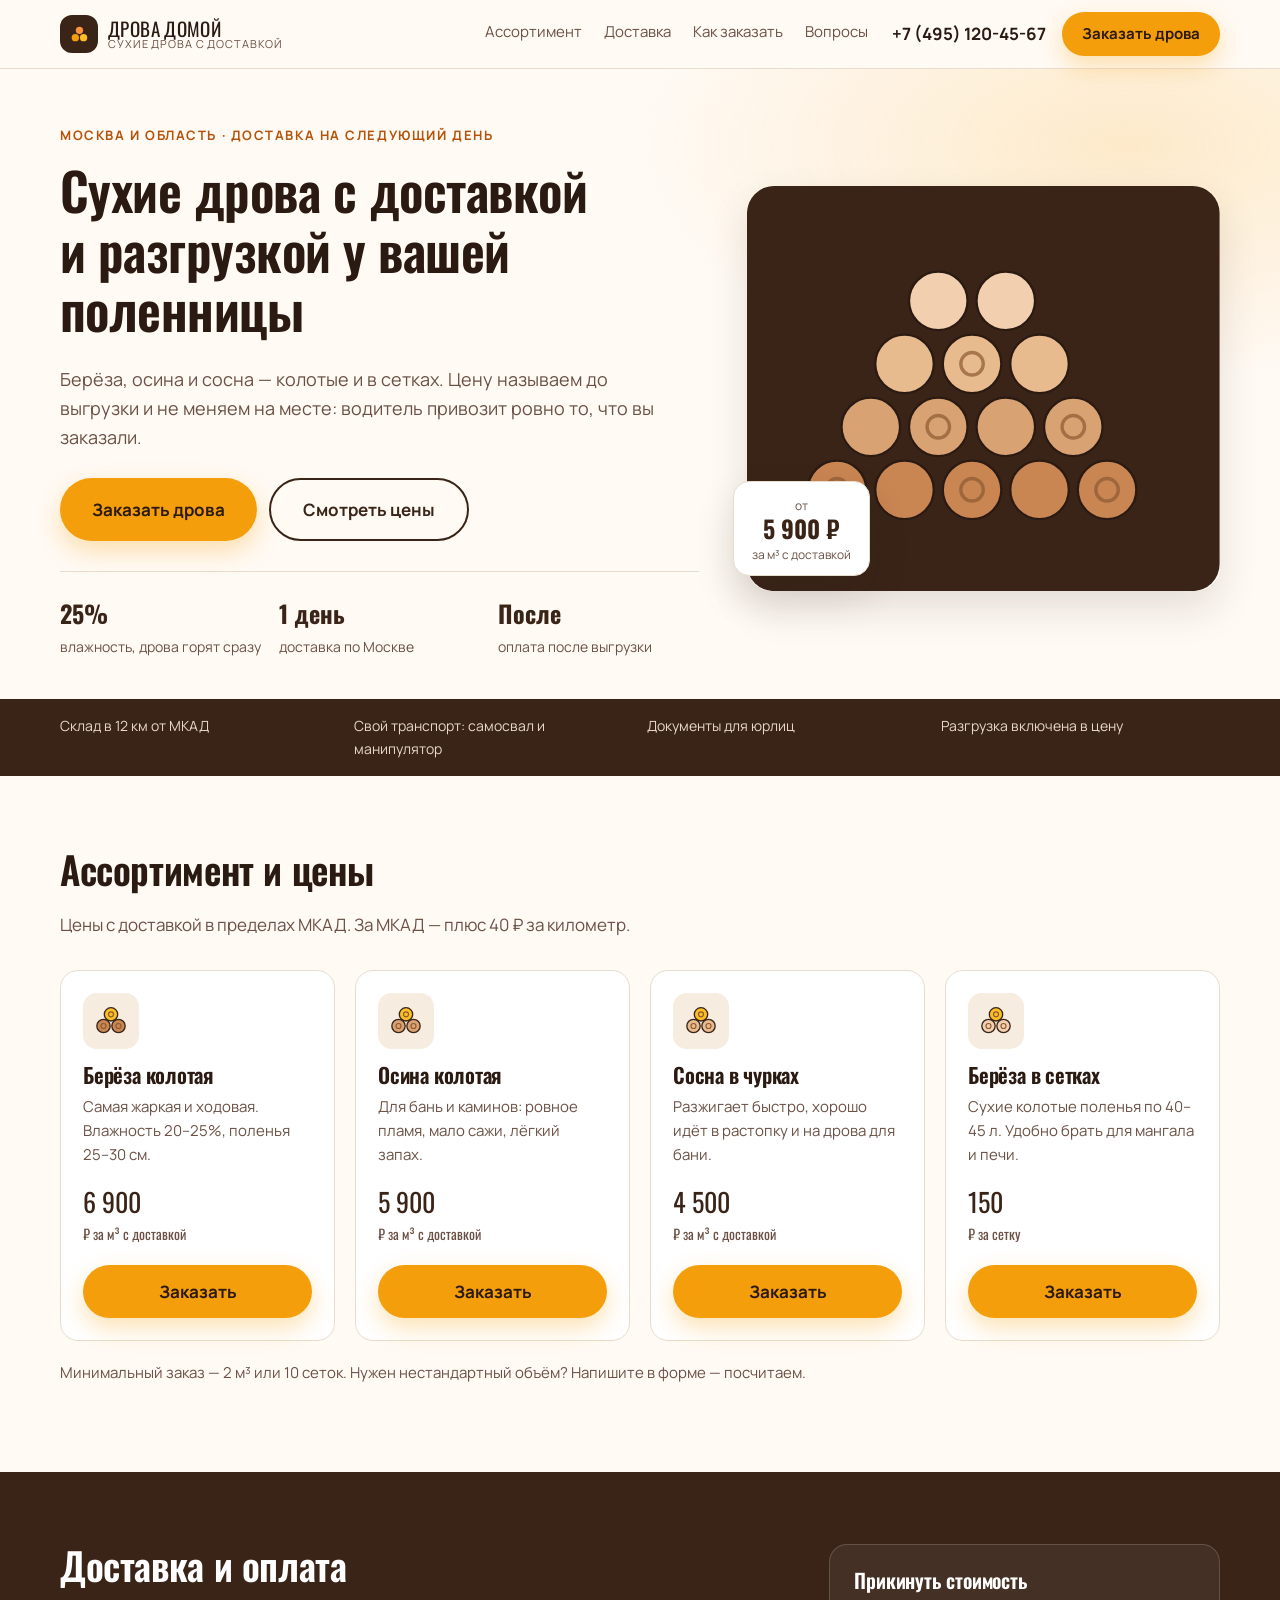
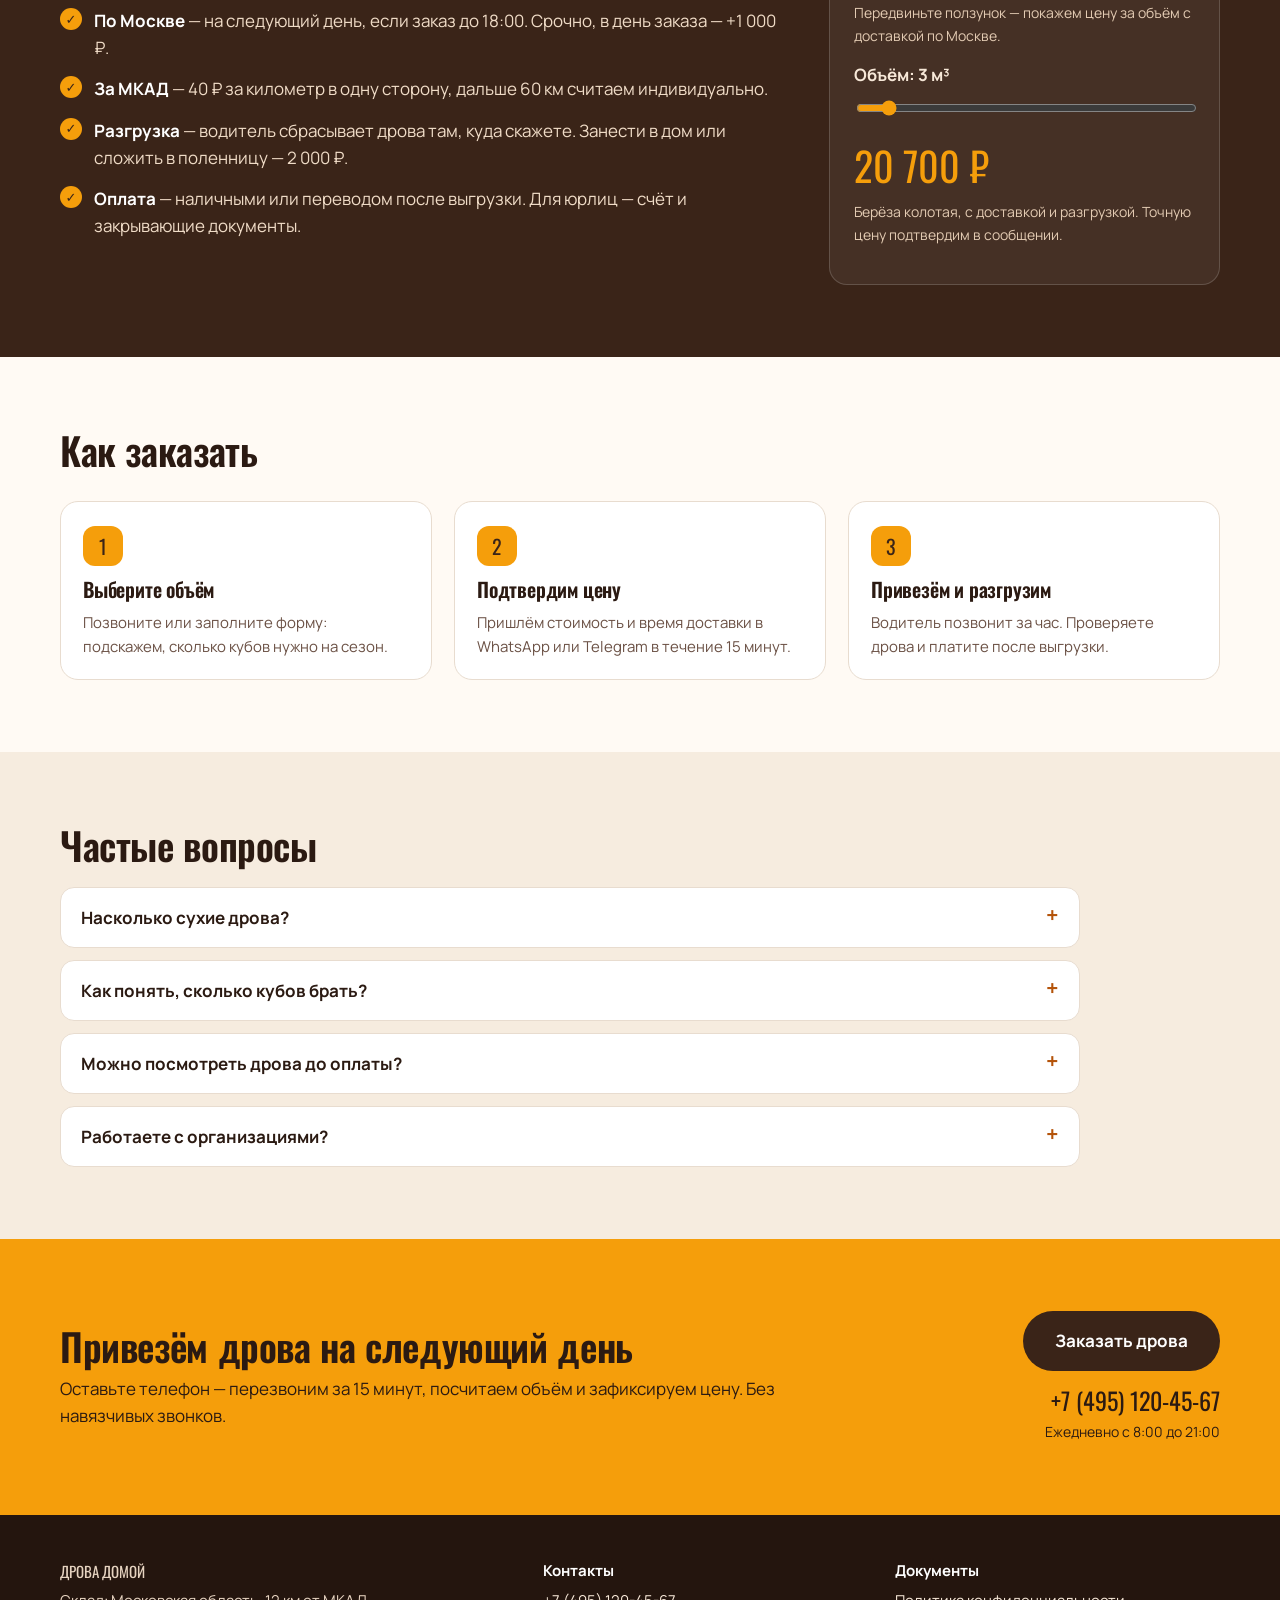
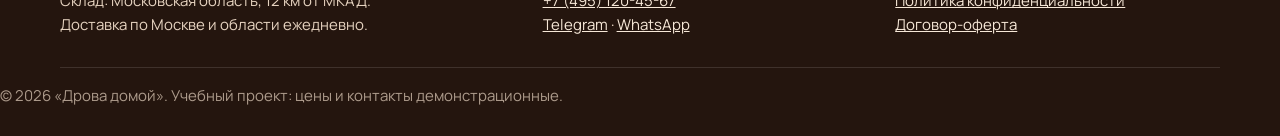
<file: drova-site/index.html>
<!DOCTYPE html>
<html lang="ru" class="js">
<head>
<meta charset="utf-8">
<meta name="viewport" content="width=device-width, initial-scale=1">
<title>Дрова домой — сухие дрова с доставкой за 1 день</title>
<meta name="description" content="Берёза, осина и сосна: колотые дрова и дрова в сетках с доставкой по Москве и области. Цену фиксируем до выгрузки, оплата после приёмки.">
<link rel="icon" href="data:image/svg+xml,%3Csvg xmlns='http://www.w3.org/2000/svg' viewBox='0 0 32 32'%3E%3Crect width='32' height='32' rx='8' fill='%232b1a12'/%3E%3Ccircle cx='11' cy='20' r='4' fill='%23f59e0b'/%3E%3Ccircle cx='21' cy='20' r='4' fill='%23fbbf24'/%3E%3Ccircle cx='16' cy='12' r='4' fill='%23fb923c'/%3E%3C/svg%3E">
<link rel="preconnect" href="https://fonts.googleapis.com">
<link rel="preconnect" href="https://fonts.gstatic.com" crossorigin>
<link href="https://fonts.googleapis.com/css2?family=Manrope:wght@400;500;700;800&family=Oswald:wght@500;600&display=swap" rel="stylesheet">
<link rel="stylesheet" href="styles.css">
</head>
<body>

<a class="skip" href="#order">Перейти к форме заказа</a>

<header class="header">
  <div class="wrap header__inner">
    <a class="logo" href="#top">
      <span class="logo__mark" aria-hidden="true">
        <svg viewBox="0 0 24 24" width="22" height="22"><circle cx="8" cy="16" r="4" fill="#f59e0b"/><circle cx="17" cy="16" r="4" fill="#fbbf24"/><circle cx="12.5" cy="8" r="4" fill="#fb923c"/></svg>
      </span>
      <span class="logo__text">Дрова&nbsp;домой<em>сухие дрова с доставкой</em></span>
    </a>
    <nav class="nav" aria-label="Основная навигация">
      <a href="#catalog">Ассортимент</a>
      <a href="#delivery">Доставка</a>
      <a href="#steps">Как заказать</a>
      <a href="#faq">Вопросы</a>
    </nav>
    <div class="header__actions">
      <a class="header__phone" href="tel:+74951204567">+7 (495) 120-45-67</a>
      <button class="btn btn--sm" type="button" data-open-lead>Заказать дрова</button>
    </div>
  </div>
</header>

<main id="top">

  <section class="hero">
    <div class="wrap hero__inner">
      <div class="hero__text">
        <p class="eyebrow">Москва и область · доставка на следующий день</p>
        <h1>Сухие дрова с доставкой<br>и разгрузкой у вашей поленницы</h1>
        <p class="hero__sub">Берёза, осина и сосна — колотые и в сетках. Цену называем до выгрузки и не меняем на месте: водитель привозит ровно то, что вы заказали.</p>
        <div class="hero__actions">
          <button class="btn btn--lg" type="button" data-open-lead>Заказать дрова</button>
          <a class="btn btn--ghost btn--lg" href="#catalog">Смотреть цены</a>
        </div>
        <ul class="hero__facts">
          <li><strong>25%</strong><span>влажность, дрова горят сразу</span></li>
          <li><strong>1 день</strong><span>доставка по Москве</span></li>
          <li><strong>После</strong><span>оплата после выгрузки</span></li>
        </ul>
      </div>
      <div class="hero__art" aria-hidden="true">
        <svg viewBox="0 0 420 360" role="img" aria-label="Поленница сухих дров">
          <rect x="0" y="0" width="420" height="360" rx="24" fill="#3a2418"/>
          <g stroke="#2b1a12" stroke-width="2">
            <g fill="#c98552"><circle cx="80" cy="270" r="26"/><circle cx="140" cy="270" r="26"/><circle cx="200" cy="270" r="26"/><circle cx="260" cy="270" r="26"/><circle cx="320" cy="270" r="26"/></g>
            <g fill="#d9a273"><circle cx="110" cy="214" r="26"/><circle cx="170" cy="214" r="26"/><circle cx="230" cy="214" r="26"/><circle cx="290" cy="214" r="26"/></g>
            <g fill="#e8bb8f"><circle cx="140" cy="158" r="26"/><circle cx="200" cy="158" r="26"/><circle cx="260" cy="158" r="26"/></g>
            <g fill="#f2cfae"><circle cx="170" cy="102" r="26"/><circle cx="230" cy="102" r="26"/></g>
          </g>
          <g fill="none" stroke="#8d5a32" stroke-width="3" opacity=".7">
            <circle cx="80" cy="270" r="10"/><circle cx="200" cy="270" r="10"/><circle cx="320" cy="270" r="10"/>
            <circle cx="170" cy="214" r="10"/><circle cx="290" cy="214" r="10"/><circle cx="200" cy="158" r="10"/>
          </g>
        </svg>
        <div class="hero__badge">
          <span>от</span><strong>5 900 ₽</strong><span>за м³ с доставкой</span>
        </div>
      </div>
    </div>
  </section>

  <section class="strip">
    <div class="wrap strip__inner">
      <p>Склад в 12 км от МКАД</p>
      <p>Свой транспорт: самосвал и манипулятор</p>
      <p>Документы для юрлиц</p>
      <p>Разгрузка включена в цену</p>
    </div>
  </section>

  <section class="section" id="catalog">
    <div class="wrap">
      <header class="section__head">
        <h2>Ассортимент и цены</h2>
        <p>Цены с доставкой в пределах МКАД. За МКАД — плюс 40 ₽ за километр.</p>
      </header>
      <div class="cards" id="catalog-cards"></div>
      <p class="cards__note">Минимальный заказ — 2 м³ или 10 сеток. Нужен нестандартный объём? Напишите в форме — посчитаем.</p>
    </div>
  </section>

  <section class="section section--dark" id="delivery">
    <div class="wrap delivery">
      <div>
        <h2>Доставка и оплата</h2>
        <ul class="ticks">
          <li><strong>По Москве</strong> — на следующий день, если заказ до 18:00. Срочно, в день заказа — +1 000 ₽.</li>
          <li><strong>За МКАД</strong> — 40 ₽ за километр в одну сторону, дальше 60 км считаем индивидуально.</li>
          <li><strong>Разгрузка</strong> — водитель сбрасывает дрова там, куда скажете. Занести в дом или сложить в поленницу — 2 000 ₽.</li>
          <li><strong>Оплата</strong> — наличными или переводом после выгрузки. Для юрлиц — счёт и закрывающие документы.</li>
        </ul>
      </div>
      <aside class="calc">
        <h3>Прикинуть стоимость</h3>
        <p class="calc__hint">Передвиньте ползунок — покажем цену за объём с доставкой по Москве.</p>
        <label class="calc__label" for="calc-volume">Объём: <output id="calc-out">3</output> м³</label>
        <input id="calc-volume" type="range" min="2" max="15" value="3" step="1">
        <p class="calc__price"><span id="calc-price">18 900</span> ₽</p>
        <p class="calc__note">Берёза колотая, с доставкой и разгрузкой. Точную цену подтвердим в сообщении.</p>
      </aside>
    </div>
  </section>

  <section class="section" id="steps">
    <div class="wrap">
      <h2>Как заказать</h2>
      <ol class="steps">
        <li><span>1</span><h3>Выберите объём</h3><p>Позвоните или заполните форму: подскажем, сколько кубов нужно на сезон.</p></li>
        <li><span>2</span><h3>Подтвердим цену</h3><p>Пришлём стоимость и время доставки в WhatsApp или Telegram в течение 15 минут.</p></li>
        <li><span>3</span><h3>Привезём и разгрузим</h3><p>Водитель позвонит за час. Проверяете дрова и платите после выгрузки.</p></li>
      </ol>
    </div>
  </section>

  <section class="section section--sand" id="faq">
    <div class="wrap">
      <h2>Частые вопросы</h2>
      <div class="faq">
        <details><summary>Насколько сухие дрова?</summary><p>Влажность 20–25%: сушим под навесом не меньше года. Такие дрова горят с первого раза и дают меньше дыма.</p></details>
        <details><summary>Как понять, сколько кубов брать?</summary><p>На один сезон отопления дома 100 м² обычно уходит 8–12 м³, бани — 3–4 м³. Подскажем точнее, если скажете площадь и чем топите.</p></details>
        <details><summary>Можно посмотреть дрова до оплаты?</summary><p>Да. Выгружаем во дворе, вы проверяете колотые поленья и влажность и только потом платите.</p></details>
        <details><summary>Работаете с организациями?</summary><p>Да, выставляем счёт, отдаём УПД и акт. Оплата по безналу, доставка по графику.</p></details>
      </div>
    </div>
  </section>

  <section class="section cta" id="order">
    <div class="wrap cta__inner">
      <div>
        <h2>Привезём дрова на следующий день</h2>
        <p>Оставьте телефон — перезвоним за 15 минут, посчитаем объём и зафиксируем цену. Без навязчивых звонков.</p>
      </div>
      <div class="cta__actions">
        <button class="btn btn--lg" type="button" data-open-lead>Заказать дрова</button>
        <a class="cta__phone" href="tel:+74951204567">+7 (495) 120-45-67</a>
        <p class="cta__note">Ежедневно с 8:00 до 21:00</p>
      </div>
    </div>
  </section>

</main>

<footer class="footer">
  <div class="wrap footer__inner">
    <div>
      <p class="footer__brand">Дрова домой</p>
      <p class="footer__text">Склад: Московская область, 12 км от МКАД.<br>Доставка по Москве и области ежедневно.</p>
    </div>
    <div>
      <p class="footer__title">Контакты</p>
      <p><a href="tel:+74951204567">+7 (495) 120-45-67</a><br><a href="https://t.me/demontazh24">Telegram</a> · <a href="https://wa.me/74951204567">WhatsApp</a></p>
    </div>
    <div>
      <p class="footer__title">Документы</p>
      <p><a href="privacy.html">Политика конфиденциальности</a><br><a href="offer.html">Договор-оферта</a></p>
    </div>
  </div>
  <p class="footer__copy wrap">© 2026 «Дрова домой». Учебный проект: цены и контакты демонстрационные.</p>
</footer>

<div class="modal" id="lead-modal" hidden>
  <div class="modal__overlay" data-close-lead></div>
  <div class="modal__card" role="dialog" aria-modal="true" aria-labelledby="modal-title">
    <button class="modal__close" type="button" data-close-lead aria-label="Закрыть">×</button>
    <div data-lead-card>
      <h2 id="modal-title">Заказать дрова</h2>
      <p class="modal__sub">Перезвоним за 15 минут, уточним объём и адрес. Цену зафиксируем до выгрузки.</p>
      <form class="form" novalidate>
        <label class="field">
          <span>Ваше имя</span>
          <input type="text" name="name" id="modal-name" autocomplete="name" placeholder="Анна" required>
          <em class="field__error" data-error-for="name"></em>
        </label>
        <label class="field">
          <span>Телефон</span>
          <input type="tel" name="phone" id="modal-phone" autocomplete="tel" inputmode="tel" placeholder="+7 (900) 000-00-00" required>
          <em class="field__error" data-error-for="phone"></em>
        </label>
        <label class="field">
          <span>Что нужно</span>
          <select name="product" id="modal-product">
            <option>Берёза колотая · 6 900 ₽/м³</option>
            <option>Берёза в сетках · 150 ₽/сетка</option>
            <option>Осина колотая · 5 900 ₽/м³</option>
            <option>Сосна в чурках · 4 500 ₽/м³</option>
            <option>Дрова для мангала · 250 ₽/сетка</option>
            <option>Нужна консультация</option>
          </select>
        </label>
        <label class="field">
          <span>Адрес доставки</span>
          <input type="text" name="address" id="modal-address" placeholder="Город, улица, дом">
        </label>
        <label class="check">
          <input type="checkbox" name="consent" id="modal-consent" required>
          <span>Согласен с <a href="privacy.html" target="_blank" rel="noopener">политикой конфиденциальности</a></span>
        </label>
        <em class="field__error" data-error-for="consent"></em>
        <button class="btn btn--lg btn--full" type="submit">Отправить заявку</button>
        <p class="form__note">Нажимая кнопку, вы соглашаетесь на обработку персональных данных.</p>
      </form>
      <div class="form-success" hidden>
        <div class="form-success__icon" aria-hidden="true">✓</div>
        <h3>Заявка принята</h3>
        <p>Перезвоним в течение 15 минут в рабочее время. Если нужно срочно — звоните: <a href="tel:+74951204567">+7 (495) 120-45-67</a>.</p>
        <button class="btn btn--ghost" type="button" data-close-lead>Хорошо</button>
      </div>
      <div class="form-error" hidden></div>
    </div>
  </div>
</div>

<script src="main.js"></script>
</body>
</html>
</file>
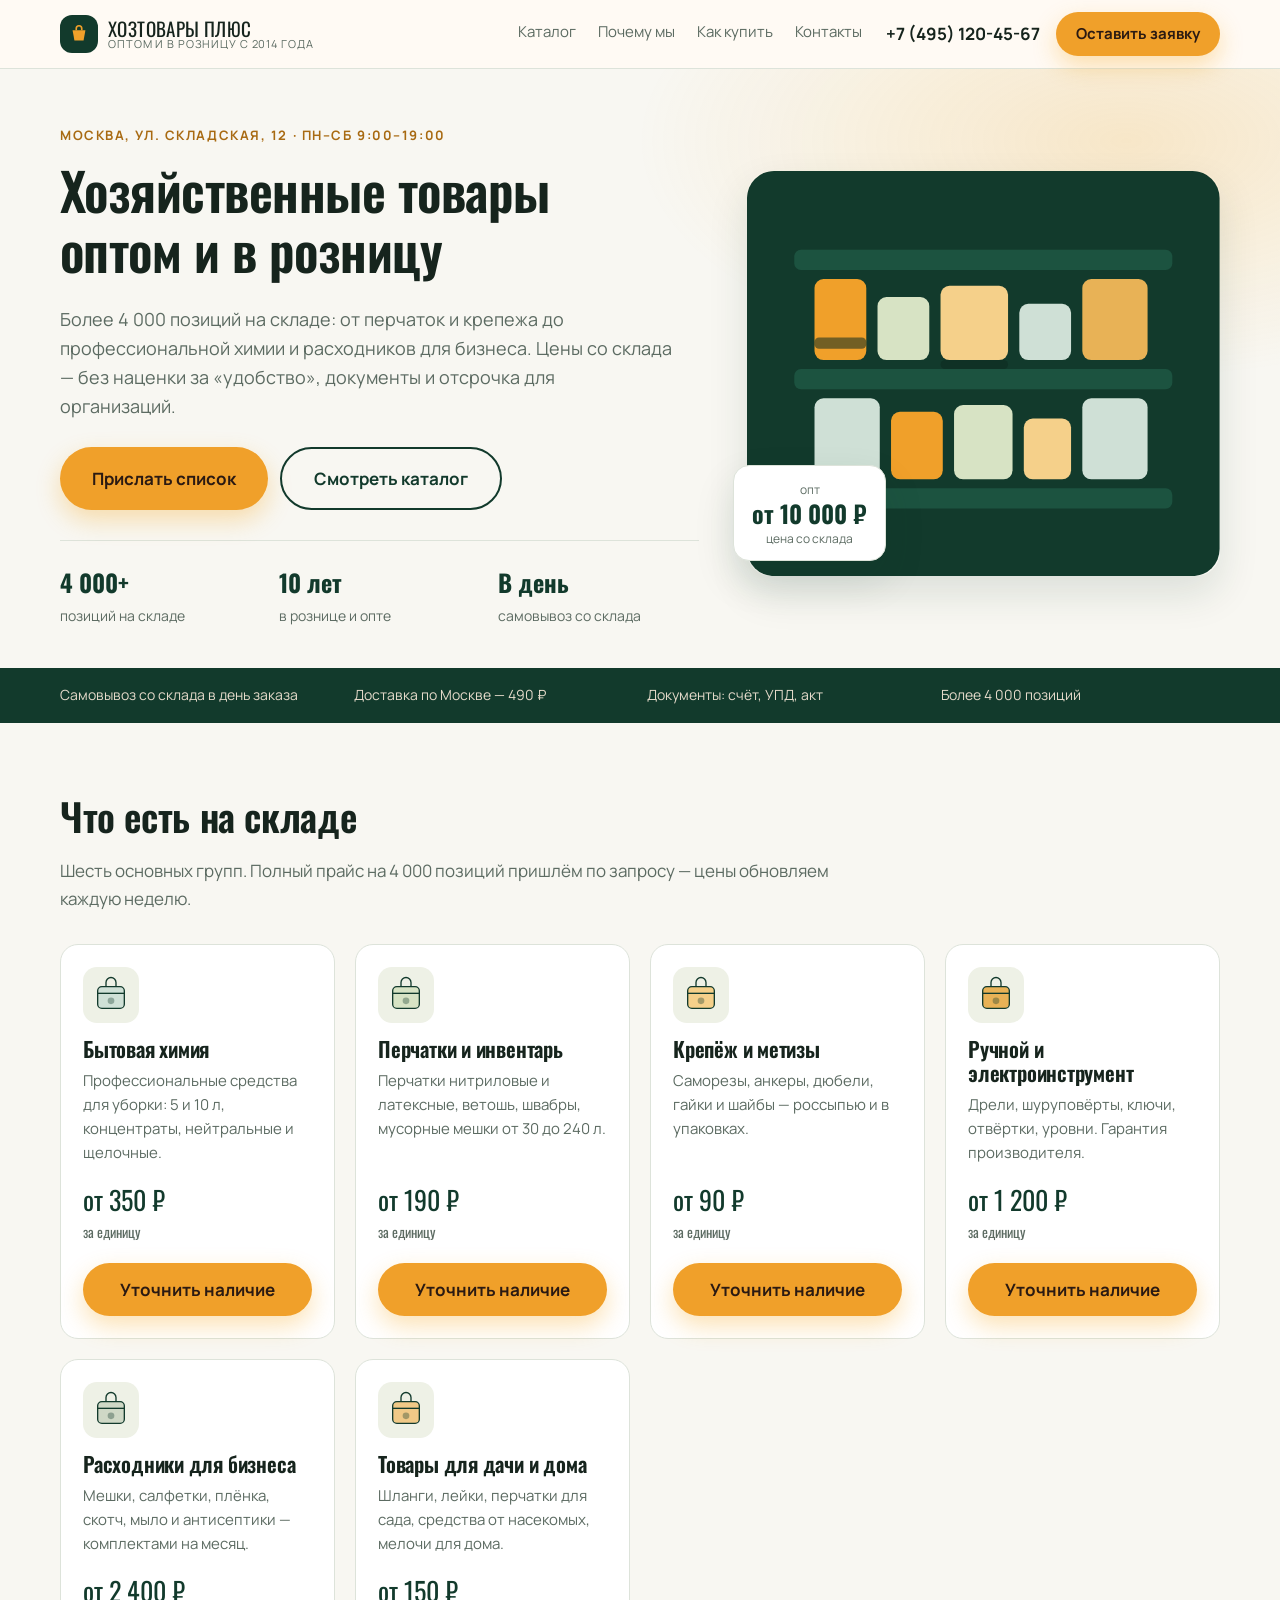
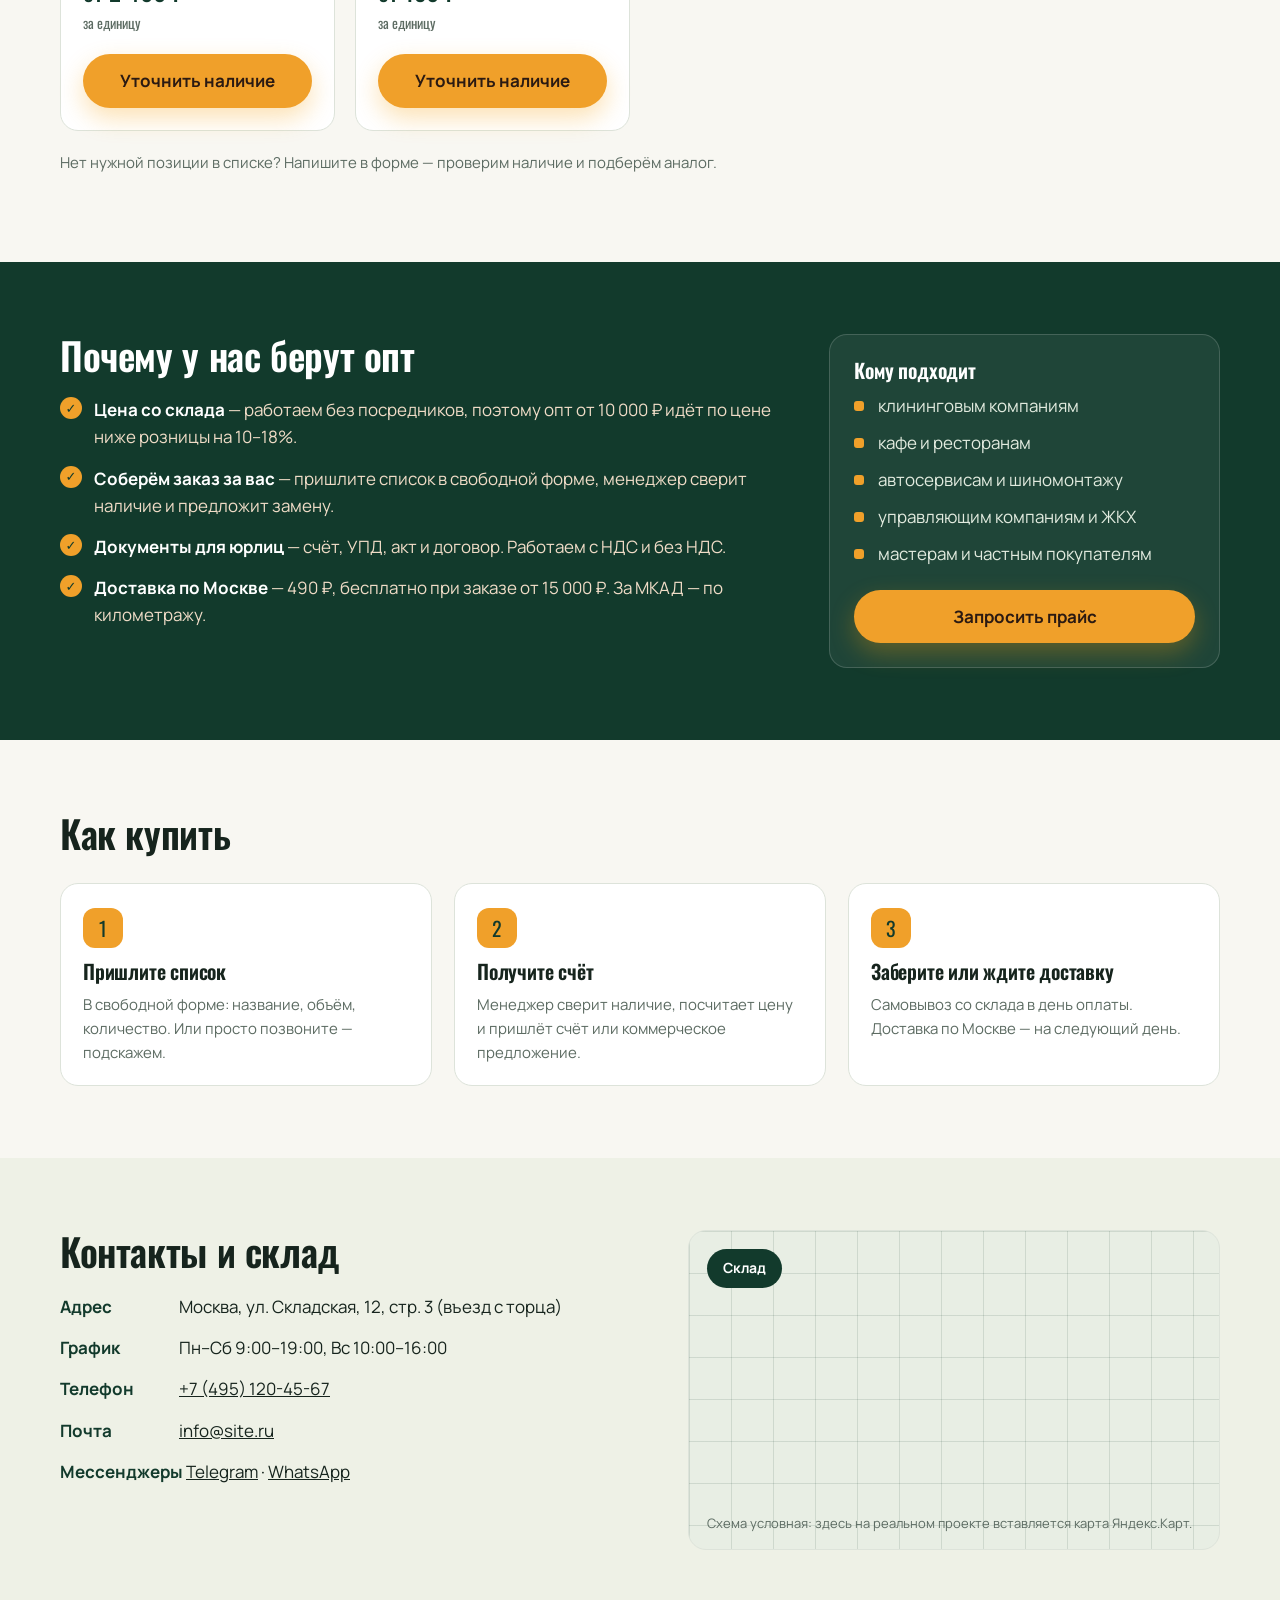
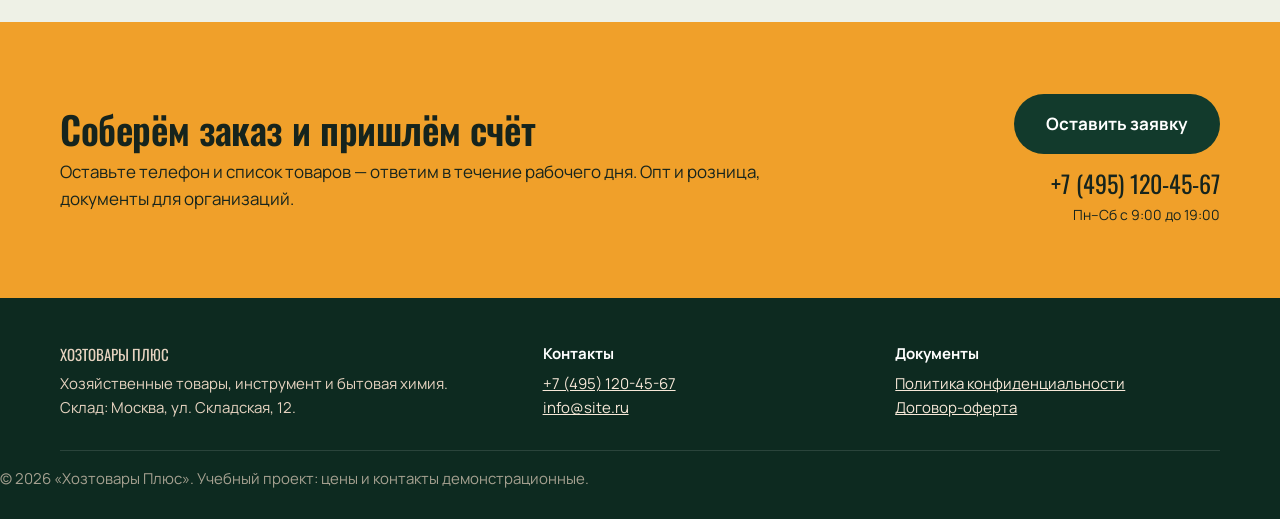
<file: hozmagazin-site/index.html>
<!DOCTYPE html>
<html lang="ru" class="js">
<head>
<meta charset="utf-8">
<meta name="viewport" content="width=device-width, initial-scale=1">
<title>Хозтовары Плюс — хозяйственные товары, инструмент и бытовая химия</title>
<meta name="description" content="Хозтовары, инструмент и бытовая химия оптом и в розницу. Более 4 000 позиций, документы для юрлиц, самовывоз и доставка по Москве.">
<link rel="icon" href="data:image/svg+xml,%3Csvg xmlns='http://www.w3.org/2000/svg' viewBox='0 0 32 32'%3E%3Crect width='32' height='32' rx='8' fill='%23123a2c'/%3E%3Cpath d='M8 12h16l-2 12H10z' fill='%23f0a02a'/%3E%3C/svg%3E">
<link rel="preconnect" href="https://fonts.googleapis.com">
<link rel="preconnect" href="https://fonts.gstatic.com" crossorigin>
<link href="https://fonts.googleapis.com/css2?family=Manrope:wght@400;500;700;800&family=Oswald:wght@500;600&display=swap" rel="stylesheet">
<link rel="stylesheet" href="styles.css">
</head>
<body>

<a class="skip" href="#order">Перейти к форме заявки</a>

<header class="header">
  <div class="wrap header__inner">
    <a class="logo" href="#top">
      <span class="logo__mark" aria-hidden="true">
        <svg viewBox="0 0 24 24" width="22" height="22"><path d="M5 8h14l-2 11H7z" fill="#f0a02a"/><path d="M9 8V6a3 3 0 0 1 6 0v2" fill="none" stroke="#f0a02a" stroke-width="1.8"/></svg>
      </span>
      <span class="logo__text">Хозтовары&nbsp;Плюс<em>оптом и в розницу с 2014 года</em></span>
    </a>
    <nav class="nav" aria-label="Основная навигация">
      <a href="#catalog">Каталог</a>
      <a href="#why">Почему мы</a>
      <a href="#how">Как купить</a>
      <a href="#contacts">Контакты</a>
    </nav>
    <div class="header__actions">
      <a class="header__phone" href="tel:+74951204567">+7 (495) 120-45-67</a>
      <button class="btn btn--sm" type="button" data-open-lead>Оставить заявку</button>
    </div>
  </div>
</header>

<main id="top">

  <section class="hero">
    <div class="wrap hero__inner">
      <div class="hero__text">
        <p class="eyebrow">Москва, ул. Складская, 12 · Пн–Сб 9:00–19:00</p>
        <h1>Хозяйственные товары<br>оптом и в розницу</h1>
        <p class="hero__sub">Более 4 000 позиций на складе: от перчаток и крепежа до профессиональной химии и расходников для бизнеса. Цены со склада — без наценки за «удобство», документы и отсрочка для организаций.</p>
        <div class="hero__actions">
          <button class="btn btn--lg" type="button" data-open-lead>Прислать список</button>
          <a class="btn btn--ghost btn--lg" href="#catalog">Смотреть каталог</a>
        </div>
        <ul class="hero__facts">
          <li><strong>4 000+</strong><span>позиций на складе</span></li>
          <li><strong>10 лет</strong><span>в рознице и опте</span></li>
          <li><strong>В день</strong><span>самовывоз со склада</span></li>
        </ul>
      </div>
      <div class="hero__art" aria-hidden="true">
        <svg viewBox="0 0 420 360" role="img" aria-label="Полки с хозяйственными товарами">
          <rect width="420" height="360" rx="24" fill="#123a2c"/>
          <g fill="#1c5340">
            <rect x="42" y="70" width="336" height="18" rx="6"/>
            <rect x="42" y="176" width="336" height="18" rx="6"/>
            <rect x="42" y="282" width="336" height="18" rx="6"/>
          </g>
          <g>
            <rect x="60" y="96" width="46" height="72" rx="8" fill="#f0a02a"/>
            <rect x="116" y="112" width="46" height="56" rx="8" fill="#d7e3c4"/>
            <rect x="172" y="102" width="60" height="66" rx="8" fill="#f5d08a"/>
            <rect x="242" y="118" width="46" height="50" rx="8" fill="#cfe0d6"/>
            <rect x="298" y="96" width="58" height="72" rx="8" fill="#e8b256"/>
          </g>
          <g>
            <rect x="60" y="202" width="58" height="72" rx="8" fill="#cfe0d6"/>
            <rect x="128" y="214" width="46" height="60" rx="8" fill="#f0a02a"/>
            <rect x="184" y="208" width="52" height="66" rx="8" fill="#d7e3c4"/>
            <rect x="246" y="220" width="42" height="54" rx="8" fill="#f5d08a"/>
            <rect x="298" y="202" width="58" height="72" rx="8" fill="#cfe0d6"/>
          </g>
          <g fill="#0d2a20" opacity=".55">
            <rect x="60" y="148" width="46" height="10" rx="4"/>
            <rect x="172" y="168" width="60" height="8" rx="4"/>
          </g>
        </svg>
        <div class="hero__badge">
          <span>опт</span><strong>от 10 000 ₽</strong><span>цена со склада</span>
        </div>
      </div>
    </div>
  </section>

  <section class="strip">
    <div class="wrap strip__inner">
      <p>Самовывоз со склада в день заказа</p>
      <p>Доставка по Москве — 490 ₽</p>
      <p>Документы: счёт, УПД, акт</p>
      <p>Более 4 000 позиций</p>
    </div>
  </section>

  <section class="section" id="catalog">
    <div class="wrap">
      <header class="section__head">
        <h2>Что есть на складе</h2>
        <p>Шесть основных групп. Полный прайс на 4 000 позиций пришлём по запросу — цены обновляем каждую неделю.</p>
      </header>
      <div class="cards" id="catalog-cards"></div>
      <p class="cards__note">Нет нужной позиции в списке? Напишите в форме — проверим наличие и подберём аналог.</p>
    </div>
  </section>

  <section class="section section--dark" id="why">
    <div class="wrap delivery">
      <div>
        <h2>Почему у нас берут опт</h2>
        <ul class="ticks">
          <li><strong>Цена со склада</strong> — работаем без посредников, поэтому опт от 10 000 ₽ идёт по цене ниже розницы на 10–18%.</li>
          <li><strong>Соберём заказ за вас</strong> — пришлите список в свободной форме, менеджер сверит наличие и предложит замену.</li>
          <li><strong>Документы для юрлиц</strong> — счёт, УПД, акт и договор. Работаем с НДС и без НДС.</li>
          <li><strong>Доставка по Москве</strong> — 490 ₽, бесплатно при заказе от 15 000 ₽. За МКАД — по километражу.</li>
        </ul>
      </div>
      <aside class="calc">
        <h3>Кому подходит</h3>
        <ul class="aside-list">
          <li>клининговым компаниям</li>
          <li>кафе и ресторанам</li>
          <li>автосервисам и шиномонтажу</li>
          <li>управляющим компаниям и ЖКХ</li>
          <li>мастерам и частным покупателям</li>
        </ul>
        <button class="btn btn--full" type="button" data-open-lead>Запросить прайс</button>
      </aside>
    </div>
  </section>

  <section class="section" id="how">
    <div class="wrap">
      <h2>Как купить</h2>
      <ol class="steps">
        <li><span>1</span><h3>Пришлите список</h3><p>В свободной форме: название, объём, количество. Или просто позвоните — подскажем.</p></li>
        <li><span>2</span><h3>Получите счёт</h3><p>Менеджер сверит наличие, посчитает цену и пришлёт счёт или коммерческое предложение.</p></li>
        <li><span>3</span><h3>Заберите или ждите доставку</h3><p>Самовывоз со склада в день оплаты. Доставка по Москве — на следующий день.</p></li>
      </ol>
    </div>
  </section>

  <section class="section section--sand" id="contacts">
    <div class="wrap contacts">
      <div>
        <h2>Контакты и склад</h2>
        <ul class="contacts__list">
          <li><strong>Адрес</strong> Москва, ул. Складская, 12, стр. 3 (въезд с торца)</li>
          <li><strong>График</strong> Пн–Сб 9:00–19:00, Вс 10:00–16:00</li>
          <li><strong>Телефон</strong> <a href="tel:+74951204567">+7 (495) 120-45-67</a></li>
          <li><strong>Почта</strong> <a href="mailto:info@site.ru">info@site.ru</a></li>
          <li><strong>Мессенджеры</strong> <a href="https://t.me/demontazh24">Telegram</a> · <a href="https://wa.me/74951204567">WhatsApp</a></li>
        </ul>
      </div>
      <div class="map" role="img" aria-label="Схема проезда: Москва, ул. Складская, 12">
        <div class="map__grid"></div>
        <div class="map__pin">Склад</div>
        <p class="map__note">Схема условная: здесь на реальном проекте вставляется карта Яндекс.Карт.</p>
      </div>
    </div>
  </section>

  <section class="section cta" id="order">
    <div class="wrap cta__inner">
      <div>
        <h2>Соберём заказ и пришлём счёт</h2>
        <p>Оставьте телефон и список товаров — ответим в течение рабочего дня. Опт и розница, документы для организаций.</p>
      </div>
      <div class="cta__actions">
        <button class="btn btn--lg" type="button" data-open-lead>Оставить заявку</button>
        <a class="cta__phone" href="tel:+74951204567">+7 (495) 120-45-67</a>
        <p class="cta__note">Пн–Сб с 9:00 до 19:00</p>
      </div>
    </div>
  </section>

</main>

<footer class="footer">
  <div class="wrap footer__inner">
    <div>
      <p class="footer__brand">Хозтовары Плюс</p>
      <p class="footer__text">Хозяйственные товары, инструмент и бытовая химия.<br>Склад: Москва, ул. Складская, 12.</p>
    </div>
    <div>
      <p class="footer__title">Контакты</p>
      <p><a href="tel:+74951204567">+7 (495) 120-45-67</a><br><a href="mailto:info@site.ru">info@site.ru</a></p>
    </div>
    <div>
      <p class="footer__title">Документы</p>
      <p><a href="privacy.html">Политика конфиденциальности</a><br><a href="offer.html">Договор-оферта</a></p>
    </div>
  </div>
  <p class="footer__copy wrap">© 2026 «Хозтовары Плюс». Учебный проект: цены и контакты демонстрационные.</p>
</footer>

<div class="modal" id="lead-modal" hidden>
  <div class="modal__overlay" data-close-lead></div>
  <div class="modal__card" role="dialog" aria-modal="true" aria-labelledby="modal-title">
    <button class="modal__close" type="button" data-close-lead aria-label="Закрыть">×</button>
    <div data-lead-card>
      <h2 id="modal-title">Заявка на хозтовары</h2>
      <p class="modal__sub">Напишите, что нужно и в каком объёме. Ответим в течение рабочего дня, пришлём счёт.</p>
      <form class="form" novalidate>
        <label class="field">
          <span>Ваше имя</span>
          <input type="text" name="name" id="modal-name" autocomplete="name" placeholder="Анна" required>
          <em class="field__error" data-error-for="name"></em>
        </label>
        <label class="field">
          <span>Телефон</span>
          <input type="tel" name="phone" id="modal-phone" autocomplete="tel" inputmode="tel" placeholder="+7 (900) 000-00-00" required>
          <em class="field__error" data-error-for="phone"></em>
        </label>
        <label class="field">
          <span>Что нужно</span>
          <select name="product" id="modal-product">
            <option>Бытовая химия и профессиональные средства</option>
            <option>Перчатки, ветошь, уборочный инвентарь</option>
            <option>Крепёж и метизы</option>
            <option>Ручной и электроинструмент</option>
            <option>Расходники для бизнеса</option>
            <option>Товары для дачи и дома</option>
            <option>Нужен полный прайс</option>
          </select>
        </label>
        <label class="field">
          <span>Комментарий: количество, объём</span>
          <input type="text" name="address" id="modal-address" placeholder="Например: 5 канистр по 5 л, 10 упаковок перчаток">
        </label>
        <label class="check">
          <input type="checkbox" name="consent" id="modal-consent" required>
          <span>Согласен с <a href="privacy.html" target="_blank" rel="noopener">политикой конфиденциальности</a></span>
        </label>
        <em class="field__error" data-error-for="consent"></em>
        <button class="btn btn--lg btn--full" type="submit">Отправить заявку</button>
        <p class="form__note">Нажимая кнопку, вы соглашаетесь на обработку персональных данных.</p>
      </form>
      <div class="form-success" hidden>
        <div class="form-success__icon" aria-hidden="true">✓</div>
        <h3>Заявка принята</h3>
        <p>Ответим в течение рабочего дня и пришлём счёт. Срочно — звоните: <a href="tel:+74951204567">+7 (495) 120-45-67</a>.</p>
        <button class="btn btn--ghost" type="button" data-close-lead>Хорошо</button>
      </div>
      <div class="form-error" hidden></div>
    </div>
  </div>
</div>

<script src="main.js"></script>
</body>
</html>
</file>
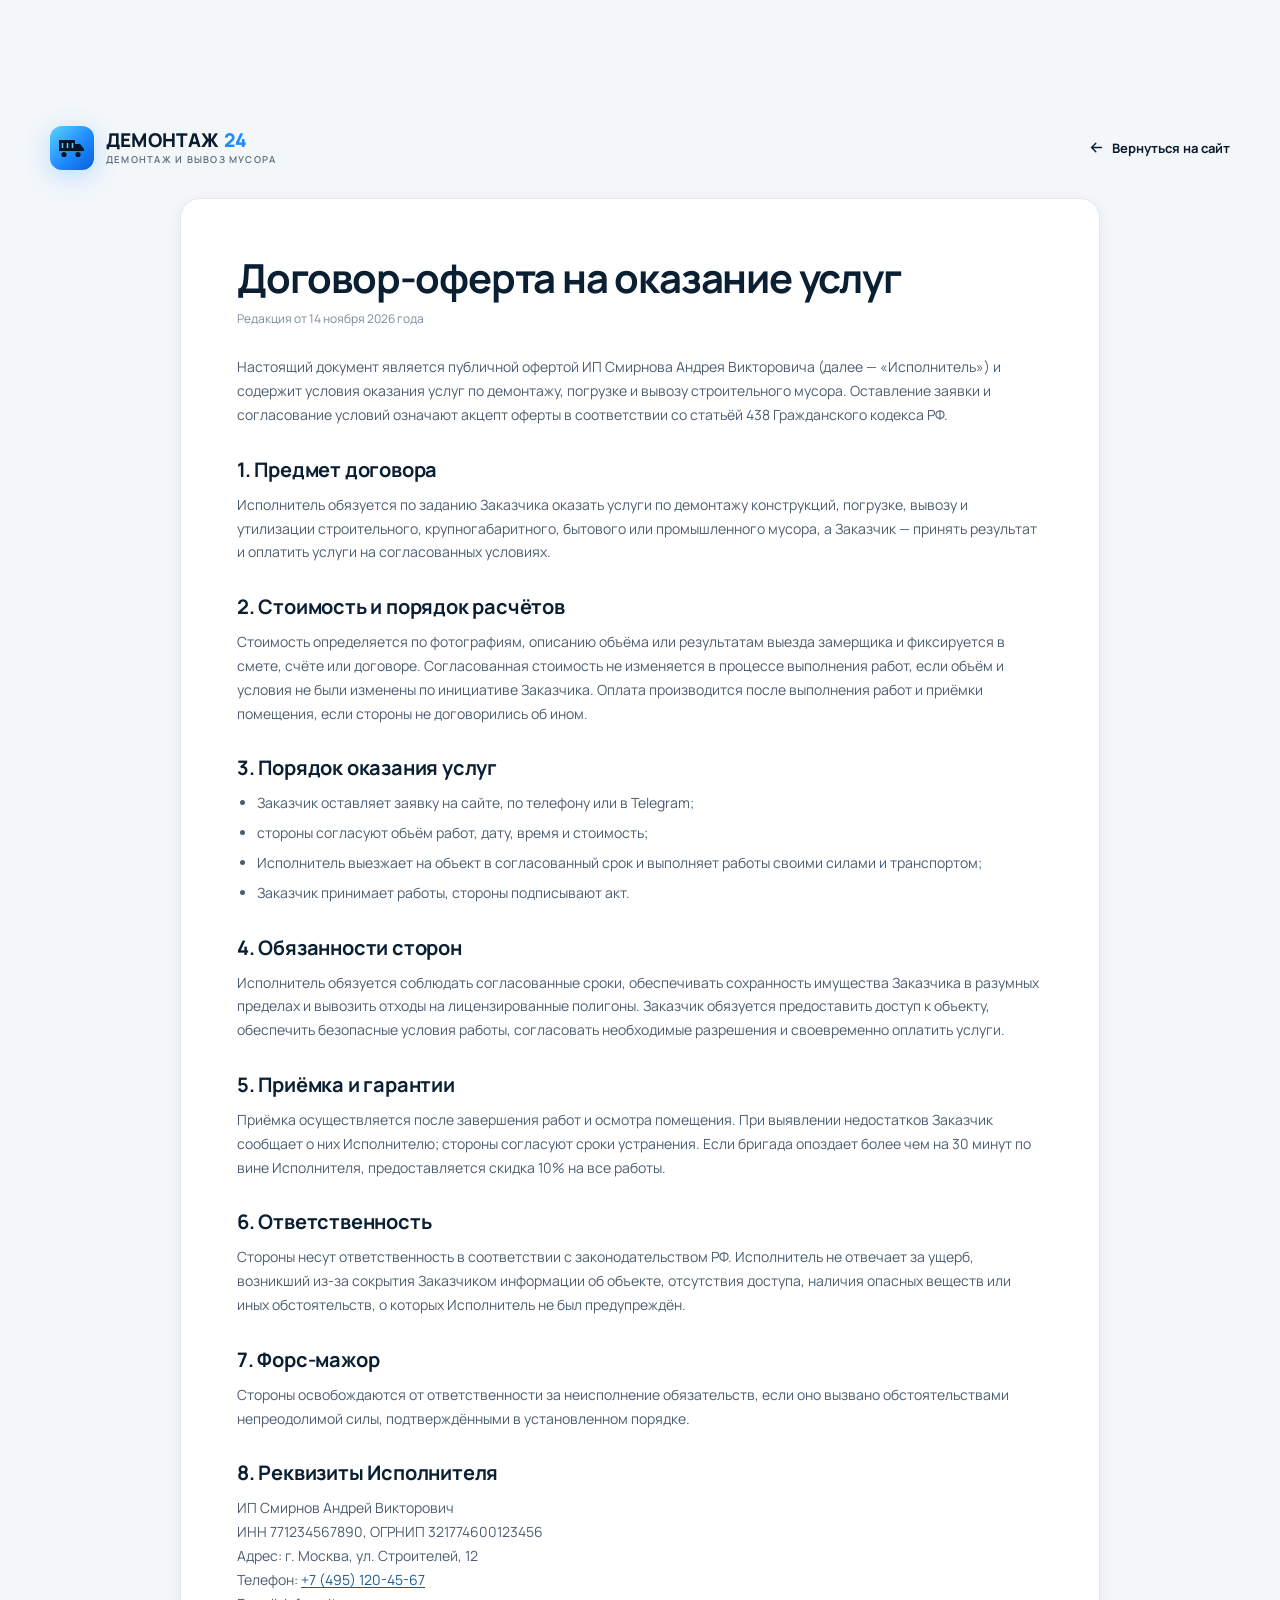
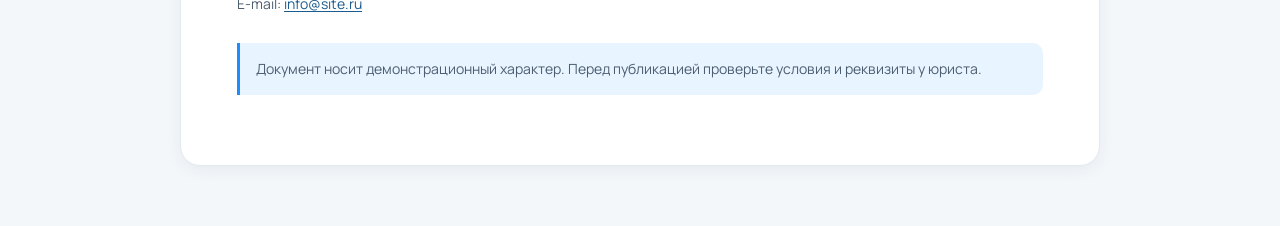
<file: offer.html>
<!DOCTYPE html>
<html lang="ru">
<head>
  <meta charset="UTF-8">
  <meta name="viewport" content="width=device-width, initial-scale=1.0">
  <meta name="theme-color" content="#f4f7fa">
  <title>Договор-оферта — ДЕМОНТАЖ 24</title>
  <meta name="description" content="Договор-оферта на оказание услуг по демонтажу и вывозу строительного мусора «ДЕМОНТАЖ 24».">
  <link rel="icon" href="favicon.svg" type="image/svg+xml">
  <link rel="preconnect" href="https://fonts.googleapis.com">
  <link rel="preconnect" href="https://fonts.gstatic.com" crossorigin>
  <link href="https://fonts.googleapis.com/css2?family=Manrope:wght@400;500;600;700;800&family=Oswald:wght@500;600&display=swap" rel="stylesheet">
  <link rel="stylesheet" href="styles.css">
</head>
<body>
  <main class="legal-page">
    <div class="container">
      <div class="legal-top">
        <a class="logo" href="index.html">
          <span class="logo__mark" aria-hidden="true">
            <svg viewBox="0 0 44 44" focusable="false">
              <defs>
                <linearGradient id="logo-grad-legal" x1="0" y1="0" x2="1" y2="1">
                  <stop offset="0" stop-color="#5AD2FF"/>
                  <stop offset="0.55" stop-color="#1E8BFF"/>
                  <stop offset="1" stop-color="#0A5FD8"/>
                </linearGradient>
              </defs>
              <rect width="44" height="44" rx="12" fill="url(#logo-grad-legal)"/>
              <path d="M9 14h16v11H9z" fill="#061423"/>
              <path d="M25 18h5l4 5v2h-9z" fill="#061423"/>
              <circle cx="14" cy="28.5" r="2.6" fill="#061423"/>
              <circle cx="28" cy="28.5" r="2.6" fill="#061423"/>
              <path d="M12.5 17v5M17.5 17v5M22.5 17v5" stroke="#5AD2FF" stroke-width="1.5"/>
            </svg>
          </span>
          <span class="logo__text">
            <strong>ДЕМОНТАЖ <span>24</span></strong>
            <small>демонтаж и вывоз мусора</small>
          </span>
        </a>
        <a class="legal-back" href="index.html">
          <svg class="icon" viewBox="0 0 24 24" aria-hidden="true"><path d="M5 12h14M13 6l6 6-6 6" fill="none" stroke="currentColor" stroke-width="2" stroke-linecap="round" stroke-linejoin="round"/></svg>
          Вернуться на сайт
        </a>
      </div>

      <article class="legal-card">
        <h1>Договор-оферта на оказание услуг</h1>
        <p class="legal-date">Редакция от 14 ноября 2026 года</p>

        <p>Настоящий документ является публичной офертой ИП Смирнова Андрея Викторовича (далее — «Исполнитель») и содержит условия оказания услуг по демонтажу, погрузке и вывозу строительного мусора. Оставление заявки и согласование условий означают акцепт оферты в соответствии со статьёй 438 Гражданского кодекса РФ.</p>

        <h2>1. Предмет договора</h2>
        <p>Исполнитель обязуется по заданию Заказчика оказать услуги по демонтажу конструкций, погрузке, вывозу и утилизации строительного, крупногабаритного, бытового или промышленного мусора, а Заказчик — принять результат и оплатить услуги на согласованных условиях.</p>

        <h2>2. Стоимость и порядок расчётов</h2>
        <p>Стоимость определяется по фотографиям, описанию объёма или результатам выезда замерщика и фиксируется в смете, счёте или договоре. Согласованная стоимость не изменяется в процессе выполнения работ, если объём и условия не были изменены по инициативе Заказчика. Оплата производится после выполнения работ и приёмки помещения, если стороны не договорились об ином.</p>

        <h2>3. Порядок оказания услуг</h2>
        <ul>
          <li>Заказчик оставляет заявку на сайте, по телефону или в Telegram;</li>
          <li>стороны согласуют объём работ, дату, время и стоимость;</li>
          <li>Исполнитель выезжает на объект в согласованный срок и выполняет работы своими силами и транспортом;</li>
          <li>Заказчик принимает работы, стороны подписывают акт.</li>
        </ul>

        <h2>4. Обязанности сторон</h2>
        <p>Исполнитель обязуется соблюдать согласованные сроки, обеспечивать сохранность имущества Заказчика в разумных пределах и вывозить отходы на лицензированные полигоны. Заказчик обязуется предоставить доступ к объекту, обеспечить безопасные условия работы, согласовать необходимые разрешения и своевременно оплатить услуги.</p>

        <h2>5. Приёмка и гарантии</h2>
        <p>Приёмка осуществляется после завершения работ и осмотра помещения. При выявлении недостатков Заказчик сообщает о них Исполнителю; стороны согласуют сроки устранения. Если бригада опоздает более чем на 30 минут по вине Исполнителя, предоставляется скидка 10% на все работы.</p>

        <h2>6. Ответственность</h2>
        <p>Стороны несут ответственность в соответствии с законодательством РФ. Исполнитель не отвечает за ущерб, возникший из-за сокрытия Заказчиком информации об объекте, отсутствия доступа, наличия опасных веществ или иных обстоятельств, о которых Исполнитель не был предупреждён.</p>

        <h2>7. Форс-мажор</h2>
        <p>Стороны освобождаются от ответственности за неисполнение обязательств, если оно вызвано обстоятельствами непреодолимой силы, подтверждёнными в установленном порядке.</p>

        <h2>8. Реквизиты Исполнителя</h2>
        <p>ИП Смирнов Андрей Викторович<br>
        ИНН 771234567890, ОГРНИП 321774600123456<br>
        Адрес: г. Москва, ул. Строителей, 12<br>
        Телефон: <a href="tel:+74951204567">+7 (495) 120-45-67</a><br>
        E-mail: <a href="mailto:info@site.ru">info@site.ru</a></p>

        <p class="legal-note">Документ носит демонстрационный характер. Перед публикацией проверьте условия и реквизиты у юриста.</p>
      </article>
    </div>
  </main>
</body>
</html>
</file>
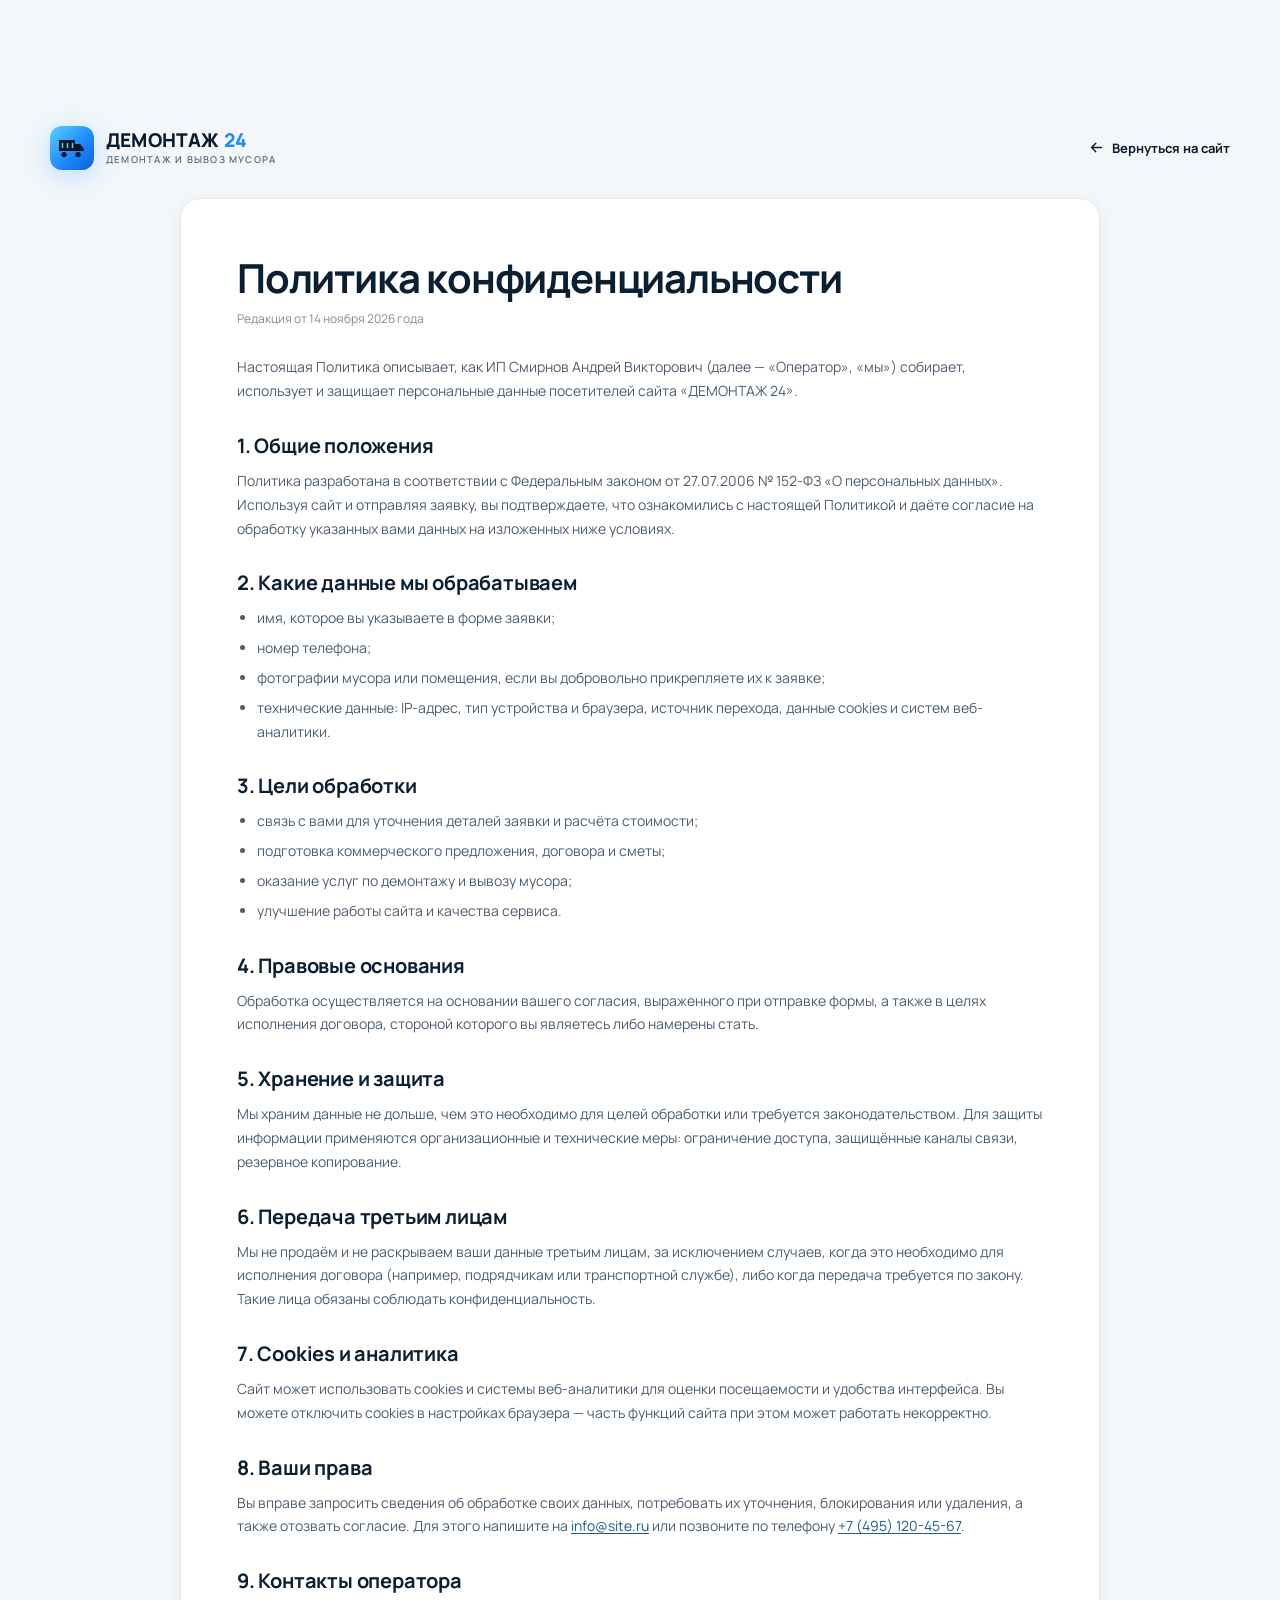
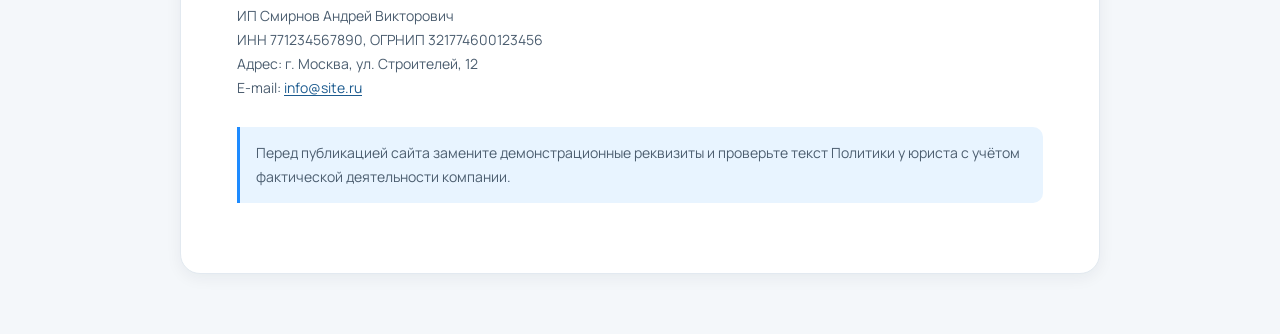
<file: privacy.html>
<!DOCTYPE html>
<html lang="ru">
<head>
  <meta charset="UTF-8">
  <meta name="viewport" content="width=device-width, initial-scale=1.0">
  <meta name="theme-color" content="#f4f7fa">
  <title>Политика конфиденциальности — ДЕМОНТАЖ 24</title>
  <meta name="description" content="Политика конфиденциальности и обработки персональных данных сайта «ДЕМОНТАЖ 24».">
  <link rel="icon" href="favicon.svg" type="image/svg+xml">
  <link rel="preconnect" href="https://fonts.googleapis.com">
  <link rel="preconnect" href="https://fonts.gstatic.com" crossorigin>
  <link href="https://fonts.googleapis.com/css2?family=Manrope:wght@400;500;600;700;800&family=Oswald:wght@500;600&display=swap" rel="stylesheet">
  <link rel="stylesheet" href="styles.css">
</head>
<body>
  <main class="legal-page">
    <div class="container">
      <div class="legal-top">
        <a class="logo" href="index.html">
          <span class="logo__mark" aria-hidden="true">
            <svg viewBox="0 0 44 44" focusable="false">
              <defs>
                <linearGradient id="logo-grad-legal" x1="0" y1="0" x2="1" y2="1">
                  <stop offset="0" stop-color="#5AD2FF"/>
                  <stop offset="0.55" stop-color="#1E8BFF"/>
                  <stop offset="1" stop-color="#0A5FD8"/>
                </linearGradient>
              </defs>
              <rect width="44" height="44" rx="12" fill="url(#logo-grad-legal)"/>
              <path d="M9 14h16v11H9z" fill="#061423"/>
              <path d="M25 18h5l4 5v2h-9z" fill="#061423"/>
              <circle cx="14" cy="28.5" r="2.6" fill="#061423"/>
              <circle cx="28" cy="28.5" r="2.6" fill="#061423"/>
              <path d="M12.5 17v5M17.5 17v5M22.5 17v5" stroke="#5AD2FF" stroke-width="1.5"/>
            </svg>
          </span>
          <span class="logo__text">
            <strong>ДЕМОНТАЖ <span>24</span></strong>
            <small>демонтаж и вывоз мусора</small>
          </span>
        </a>
        <a class="legal-back" href="index.html">
          <svg class="icon" viewBox="0 0 24 24" aria-hidden="true"><path d="M5 12h14M13 6l6 6-6 6" fill="none" stroke="currentColor" stroke-width="2" stroke-linecap="round" stroke-linejoin="round"/></svg>
          Вернуться на сайт
        </a>
      </div>

      <article class="legal-card">
        <h1>Политика конфиденциальности</h1>
        <p class="legal-date">Редакция от 14 ноября 2026 года</p>

        <p>Настоящая Политика описывает, как ИП Смирнов Андрей Викторович (далее — «Оператор», «мы») собирает, использует и защищает персональные данные посетителей сайта «ДЕМОНТАЖ 24».</p>

        <h2>1. Общие положения</h2>
        <p>Политика разработана в соответствии с Федеральным законом от 27.07.2006 № 152-ФЗ «О персональных данных». Используя сайт и отправляя заявку, вы подтверждаете, что ознакомились с настоящей Политикой и даёте согласие на обработку указанных вами данных на изложенных ниже условиях.</p>

        <h2>2. Какие данные мы обрабатываем</h2>
        <ul>
          <li>имя, которое вы указываете в форме заявки;</li>
          <li>номер телефона;</li>
          <li>фотографии мусора или помещения, если вы добровольно прикрепляете их к заявке;</li>
          <li>технические данные: IP-адрес, тип устройства и браузера, источник перехода, данные cookies и систем веб-аналитики.</li>
        </ul>

        <h2>3. Цели обработки</h2>
        <ul>
          <li>связь с вами для уточнения деталей заявки и расчёта стоимости;</li>
          <li>подготовка коммерческого предложения, договора и сметы;</li>
          <li>оказание услуг по демонтажу и вывозу мусора;</li>
          <li>улучшение работы сайта и качества сервиса.</li>
        </ul>

        <h2>4. Правовые основания</h2>
        <p>Обработка осуществляется на основании вашего согласия, выраженного при отправке формы, а также в целях исполнения договора, стороной которого вы являетесь либо намерены стать.</p>

        <h2>5. Хранение и защита</h2>
        <p>Мы храним данные не дольше, чем это необходимо для целей обработки или требуется законодательством. Для защиты информации применяются организационные и технические меры: ограничение доступа, защищённые каналы связи, резервное копирование.</p>

        <h2>6. Передача третьим лицам</h2>
        <p>Мы не продаём и не раскрываем ваши данные третьим лицам, за исключением случаев, когда это необходимо для исполнения договора (например, подрядчикам или транспортной службе), либо когда передача требуется по закону. Такие лица обязаны соблюдать конфиденциальность.</p>

        <h2>7. Cookies и аналитика</h2>
        <p>Сайт может использовать cookies и системы веб-аналитики для оценки посещаемости и удобства интерфейса. Вы можете отключить cookies в настройках браузера — часть функций сайта при этом может работать некорректно.</p>

        <h2>8. Ваши права</h2>
        <p>Вы вправе запросить сведения об обработке своих данных, потребовать их уточнения, блокирования или удаления, а также отозвать согласие. Для этого напишите на <a href="mailto:info@site.ru">info@site.ru</a> или позвоните по телефону <a href="tel:+74951204567">+7 (495) 120-45-67</a>.</p>

        <h2>9. Контакты оператора</h2>
        <p>ИП Смирнов Андрей Викторович<br>
        ИНН 771234567890, ОГРНИП 321774600123456<br>
        Адрес: г. Москва, ул. Строителей, 12<br>
        E-mail: <a href="mailto:info@site.ru">info@site.ru</a></p>

        <p class="legal-note">Перед публикацией сайта замените демонстрационные реквизиты и проверьте текст Политики у юриста с учётом фактической деятельности компании.</p>
      </article>
    </div>
  </main>
</body>
</html>
</file>
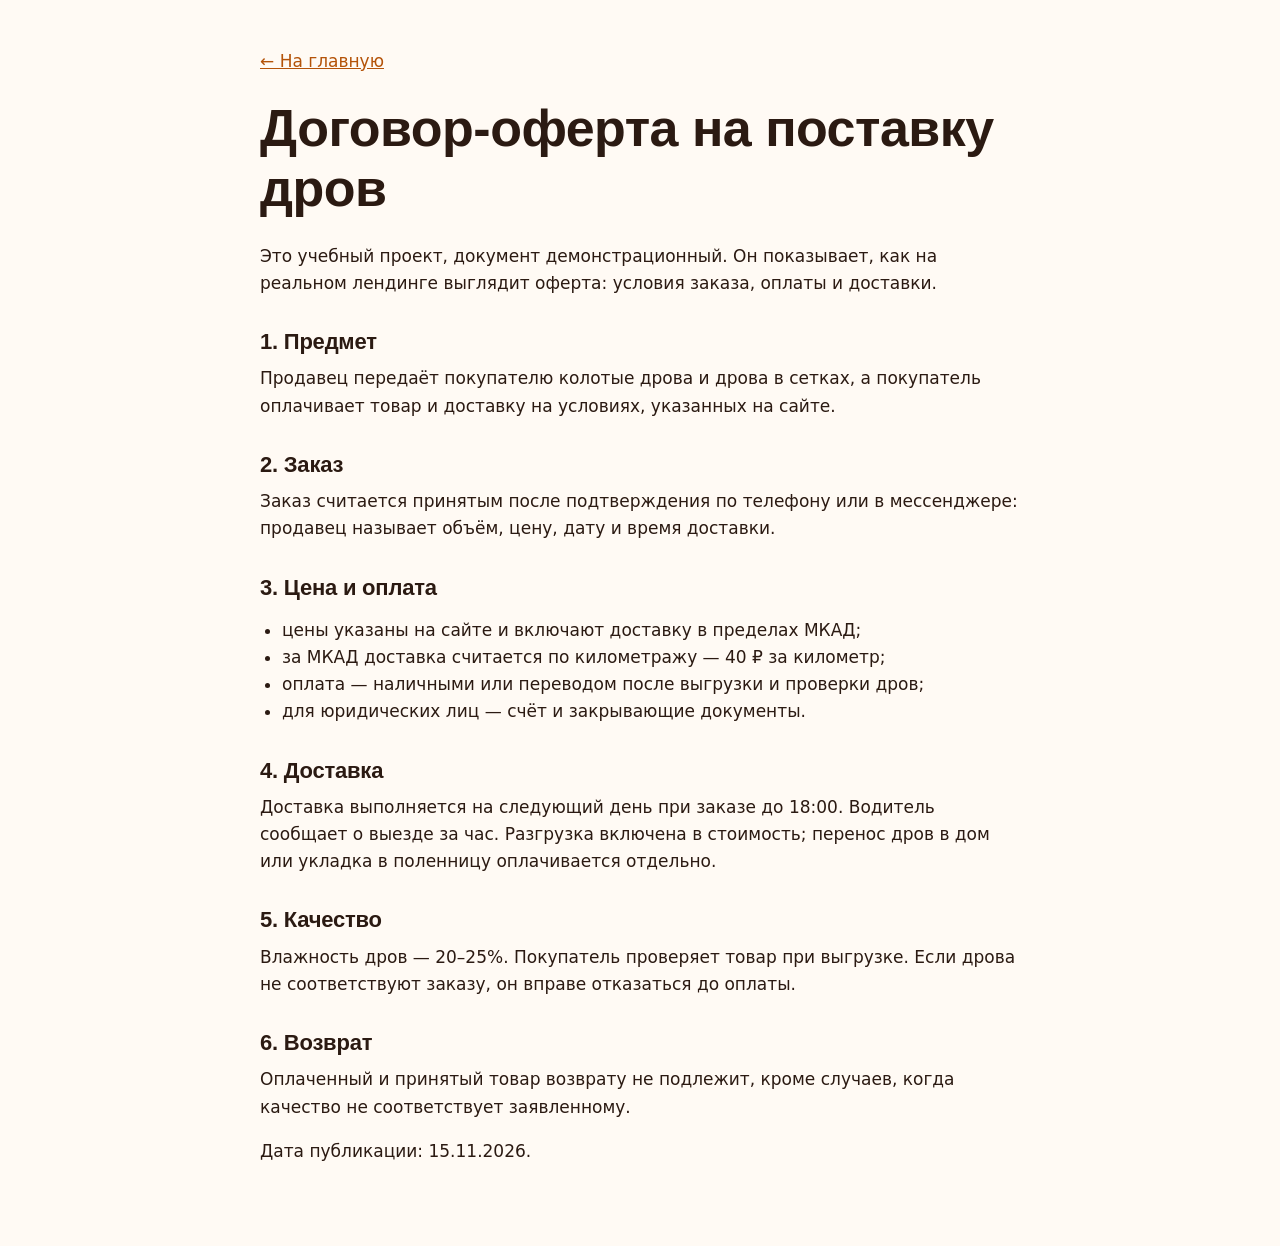
<file: drova-site/offer.html>
<!DOCTYPE html>
<html lang="ru">
<head>
<meta charset="utf-8">
<meta name="viewport" content="width=device-width, initial-scale=1">
<title>Договор-оферта — Дрова домой</title>
<link rel="stylesheet" href="styles.css">
<style>
  .doc { max-width: 760px; margin: 0 auto; padding: 48px 0 64px; }
  .doc h1 { margin-bottom: 24px; }
  .doc h2 { font-size: 22px; margin-top: 32px; }
  .doc ul { padding-left: 22px; }
  .doc a.back { display: inline-block; margin-bottom: 24px; color: var(--accent-dark); }
</style>
</head>
<body>
<main class="wrap doc">
  <a class="back" href="index.html">← На главную</a>
  <h1>Договор-оферта на поставку дров</h1>
  <p>Это учебный проект, документ демонстрационный. Он показывает, как на реальном лендинге выглядит оферта: условия заказа, оплаты и доставки.</p>

  <h2>1. Предмет</h2>
  <p>Продавец передаёт покупателю колотые дрова и дрова в сетках, а покупатель оплачивает товар и доставку на условиях, указанных на сайте.</p>

  <h2>2. Заказ</h2>
  <p>Заказ считается принятым после подтверждения по телефону или в мессенджере: продавец называет объём, цену, дату и время доставки.</p>

  <h2>3. Цена и оплата</h2>
  <ul>
    <li>цены указаны на сайте и включают доставку в пределах МКАД;</li>
    <li>за МКАД доставка считается по километражу — 40 ₽ за километр;</li>
    <li>оплата — наличными или переводом после выгрузки и проверки дров;</li>
    <li>для юридических лиц — счёт и закрывающие документы.</li>
  </ul>

  <h2>4. Доставка</h2>
  <p>Доставка выполняется на следующий день при заказе до 18:00. Водитель сообщает о выезде за час. Разгрузка включена в стоимость; перенос дров в дом или укладка в поленницу оплачивается отдельно.</p>

  <h2>5. Качество</h2>
  <p>Влажность дров — 20–25%. Покупатель проверяет товар при выгрузке. Если дрова не соответствуют заказу, он вправе отказаться до оплаты.</p>

  <h2>6. Возврат</h2>
  <p>Оплаченный и принятый товар возврату не подлежит, кроме случаев, когда качество не соответствует заявленному.</p>

  <p>Дата публикации: 15.11.2026.</p>
</main>
</body>
</html>
</file>
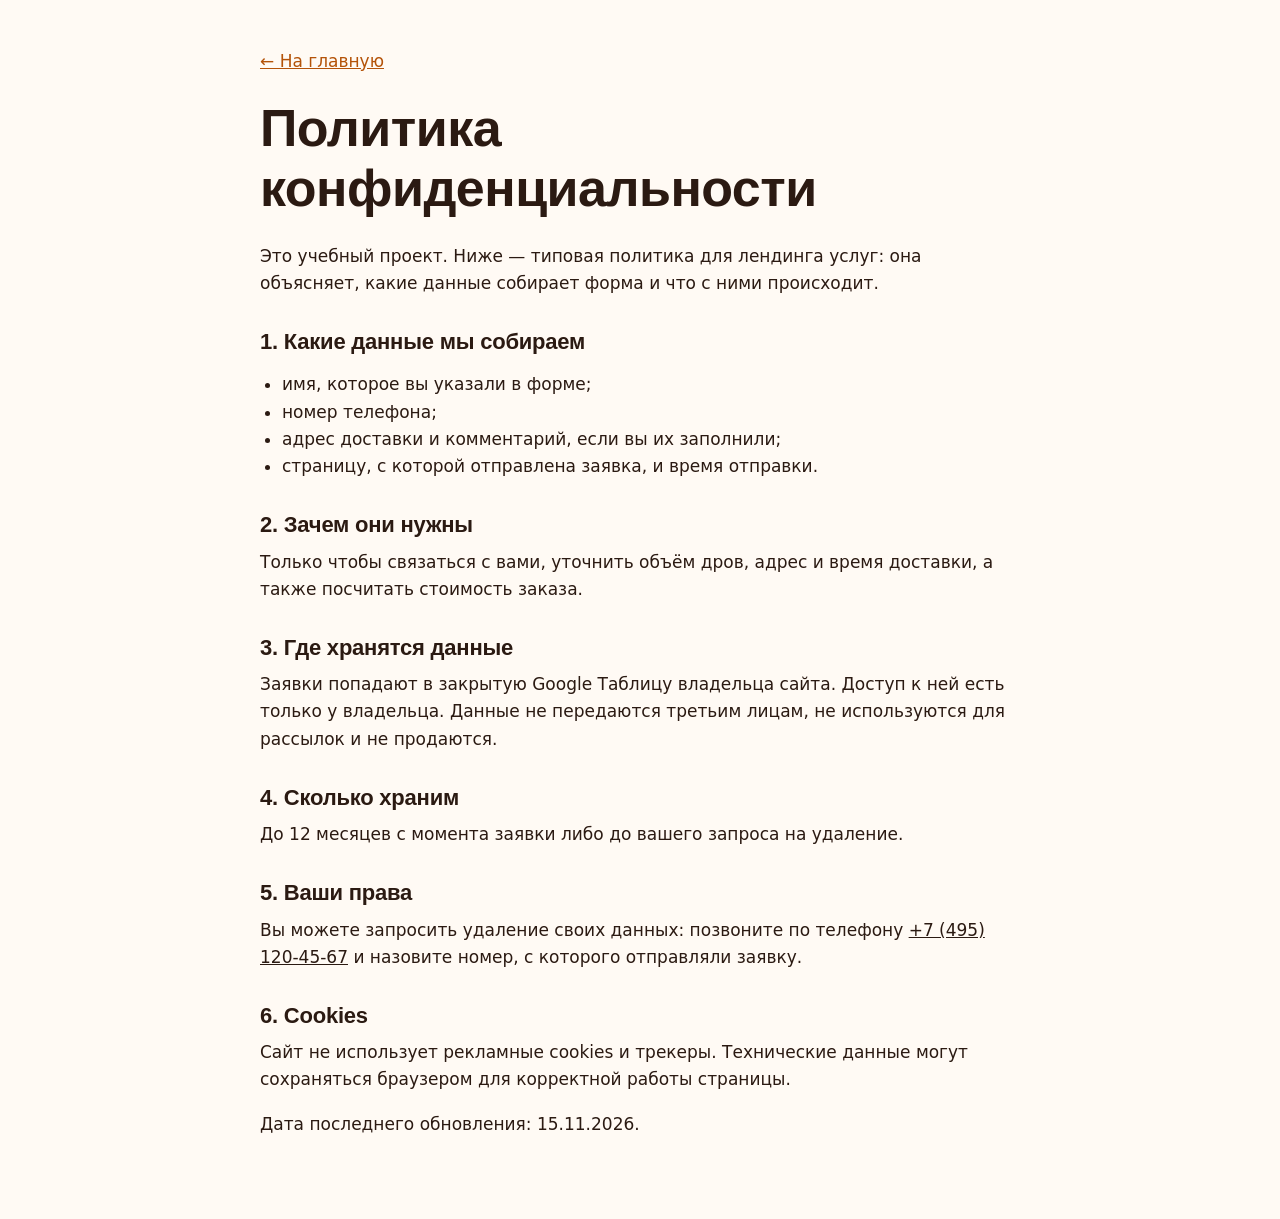
<file: drova-site/privacy.html>
<!DOCTYPE html>
<html lang="ru">
<head>
<meta charset="utf-8">
<meta name="viewport" content="width=device-width, initial-scale=1">
<title>Политика конфиденциальности — Дрова домой</title>
<link rel="stylesheet" href="styles.css">
<style>
  .doc { max-width: 760px; margin: 0 auto; padding: 48px 0 64px; }
  .doc h1 { margin-bottom: 24px; }
  .doc h2 { font-size: 22px; margin-top: 32px; }
  .doc ul { padding-left: 22px; }
  .doc a.back { display: inline-block; margin-bottom: 24px; color: var(--accent-dark); }
</style>
</head>
<body>
<main class="wrap doc">
  <a class="back" href="index.html">← На главную</a>
  <h1>Политика конфиденциальности</h1>
  <p>Это учебный проект. Ниже — типовая политика для лендинга услуг: она объясняет, какие данные собирает форма и что с ними происходит.</p>

  <h2>1. Какие данные мы собираем</h2>
  <ul>
    <li>имя, которое вы указали в форме;</li>
    <li>номер телефона;</li>
    <li>адрес доставки и комментарий, если вы их заполнили;</li>
    <li>страницу, с которой отправлена заявка, и время отправки.</li>
  </ul>

  <h2>2. Зачем они нужны</h2>
  <p>Только чтобы связаться с вами, уточнить объём дров, адрес и время доставки, а также посчитать стоимость заказа.</p>

  <h2>3. Где хранятся данные</h2>
  <p>Заявки попадают в закрытую Google Таблицу владельца сайта. Доступ к ней есть только у владельца. Данные не передаются третьим лицам, не используются для рассылок и не продаются.</p>

  <h2>4. Сколько храним</h2>
  <p>До 12 месяцев с момента заявки либо до вашего запроса на удаление.</p>

  <h2>5. Ваши права</h2>
  <p>Вы можете запросить удаление своих данных: позвоните по телефону <a href="tel:+74951204567">+7 (495) 120-45-67</a> и назовите номер, с которого отправляли заявку.</p>

  <h2>6. Cookies</h2>
  <p>Сайт не использует рекламные cookies и трекеры. Технические данные могут сохраняться браузером для корректной работы страницы.</p>

  <p>Дата последнего обновления: 15.11.2026.</p>
</main>
</body>
</html>
</file>
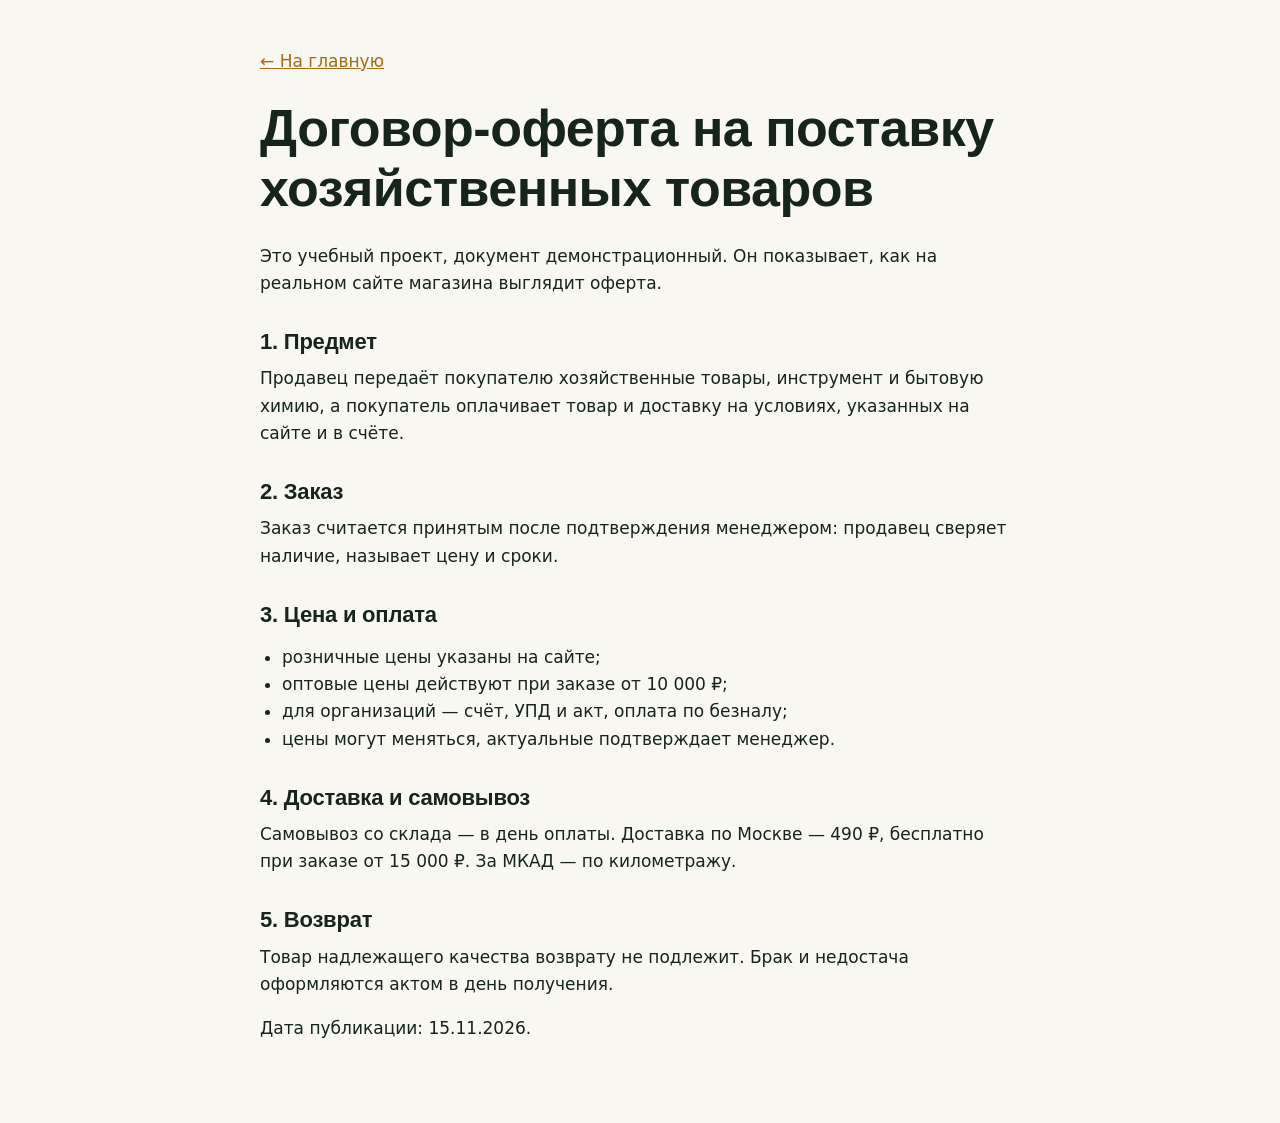
<file: hozmagazin-site/offer.html>
<!DOCTYPE html>
<html lang="ru">
<head>
<meta charset="utf-8">
<meta name="viewport" content="width=device-width, initial-scale=1">
<title>Договор-оферта — Хозтовары Плюс</title>
<link rel="stylesheet" href="styles.css">
<style>
  .doc { max-width: 760px; margin: 0 auto; padding: 48px 0 64px; }
  .doc h1 { margin-bottom: 24px; }
  .doc h2 { font-size: 22px; margin-top: 32px; }
  .doc ul { padding-left: 22px; }
  .doc a.back { display: inline-block; margin-bottom: 24px; color: var(--accent-dark); }
</style>
</head>
<body>
<main class="wrap doc">
  <a class="back" href="index.html">← На главную</a>
  <h1>Договор-оферта на поставку хозяйственных товаров</h1>
  <p>Это учебный проект, документ демонстрационный. Он показывает, как на реальном сайте магазина выглядит оферта.</p>

  <h2>1. Предмет</h2>
  <p>Продавец передаёт покупателю хозяйственные товары, инструмент и бытовую химию, а покупатель оплачивает товар и доставку на условиях, указанных на сайте и в счёте.</p>

  <h2>2. Заказ</h2>
  <p>Заказ считается принятым после подтверждения менеджером: продавец сверяет наличие, называет цену и сроки.</p>

  <h2>3. Цена и оплата</h2>
  <ul>
    <li>розничные цены указаны на сайте;</li>
    <li>оптовые цены действуют при заказе от 10 000 ₽;</li>
    <li>для организаций — счёт, УПД и акт, оплата по безналу;</li>
    <li>цены могут меняться, актуальные подтверждает менеджер.</li>
  </ul>

  <h2>4. Доставка и самовывоз</h2>
  <p>Самовывоз со склада — в день оплаты. Доставка по Москве — 490 ₽, бесплатно при заказе от 15 000 ₽. За МКАД — по километражу.</p>

  <h2>5. Возврат</h2>
  <p>Товар надлежащего качества возврату не подлежит. Брак и недостача оформляются актом в день получения.</p>

  <p>Дата публикации: 15.11.2026.</p>
</main>
</body>
</html>
</file>
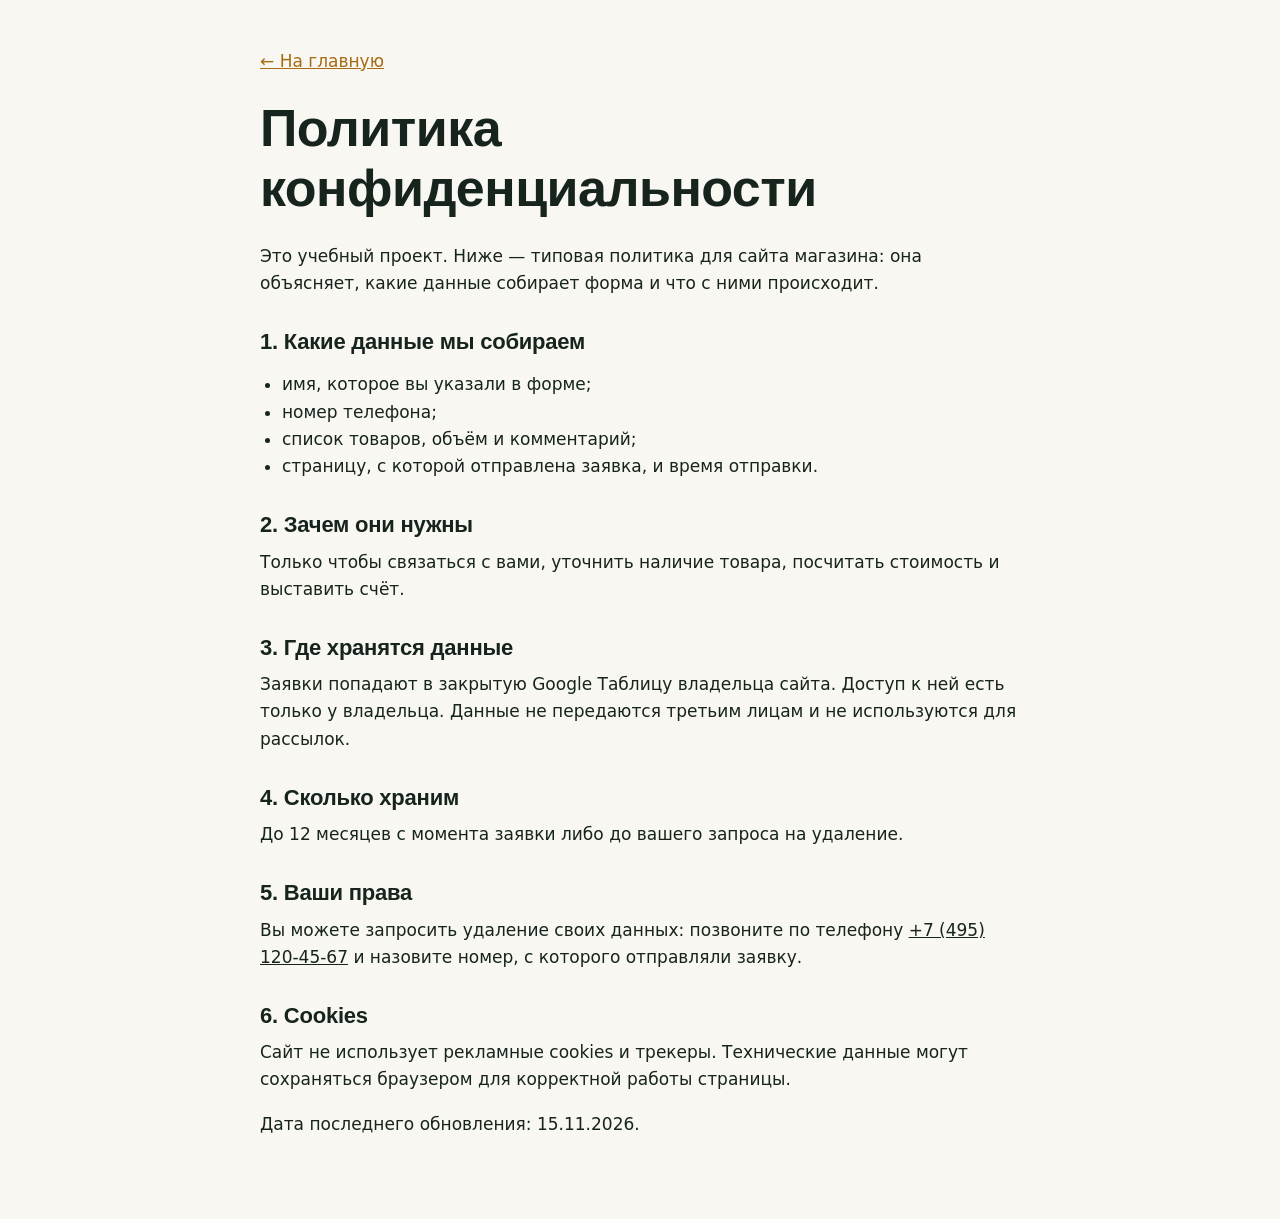
<file: hozmagazin-site/privacy.html>
<!DOCTYPE html>
<html lang="ru">
<head>
<meta charset="utf-8">
<meta name="viewport" content="width=device-width, initial-scale=1">
<title>Политика конфиденциальности — Хозтовары Плюс</title>
<link rel="stylesheet" href="styles.css">
<style>
  .doc { max-width: 760px; margin: 0 auto; padding: 48px 0 64px; }
  .doc h1 { margin-bottom: 24px; }
  .doc h2 { font-size: 22px; margin-top: 32px; }
  .doc ul { padding-left: 22px; }
  .doc a.back { display: inline-block; margin-bottom: 24px; color: var(--accent-dark); }
</style>
</head>
<body>
<main class="wrap doc">
  <a class="back" href="index.html">← На главную</a>
  <h1>Политика конфиденциальности</h1>
  <p>Это учебный проект. Ниже — типовая политика для сайта магазина: она объясняет, какие данные собирает форма и что с ними происходит.</p>

  <h2>1. Какие данные мы собираем</h2>
  <ul>
    <li>имя, которое вы указали в форме;</li>
    <li>номер телефона;</li>
    <li>список товаров, объём и комментарий;</li>
    <li>страницу, с которой отправлена заявка, и время отправки.</li>
  </ul>

  <h2>2. Зачем они нужны</h2>
  <p>Только чтобы связаться с вами, уточнить наличие товара, посчитать стоимость и выставить счёт.</p>

  <h2>3. Где хранятся данные</h2>
  <p>Заявки попадают в закрытую Google Таблицу владельца сайта. Доступ к ней есть только у владельца. Данные не передаются третьим лицам и не используются для рассылок.</p>

  <h2>4. Сколько храним</h2>
  <p>До 12 месяцев с момента заявки либо до вашего запроса на удаление.</p>

  <h2>5. Ваши права</h2>
  <p>Вы можете запросить удаление своих данных: позвоните по телефону <a href="tel:+74951204567">+7 (495) 120-45-67</a> и назовите номер, с которого отправляли заявку.</p>

  <h2>6. Cookies</h2>
  <p>Сайт не использует рекламные cookies и трекеры. Технические данные могут сохраняться браузером для корректной работы страницы.</p>

  <p>Дата последнего обновления: 15.11.2026.</p>
</main>
</body>
</html>
</file>
<file: styles.css>
/* =========================================================
   ДЕМОНТАЖ 24 — лендинг «Демонтаж и вывоз мусора»
   Палитра: глубокий синий / белый / сине-голубой акцент
   ========================================================= */

:root {
  --navy-950: #061423;
  --navy-900: #0a1c2e;
  --navy-800: #102b46;
  --navy-700: #173a5c;
  --accent: #1e8bff;
  --accent-2: #34b7ff;
  --accent-soft: #e8f4ff;
  --accent-ink: #0a5bb0;
  --paper: #f4f7fa;
  --paper-2: #edf3f8;
  --white: #ffffff;
  --text: #0b1f33;
  --muted: #5c6c7c;
  --muted-2: #7b8b9b;
  --line: #e2e9f0;
  --line-strong: #d3dee8;
  --line-dark: rgba(255, 255, 255, 0.12);
  --success: #0e8a53;
  --danger: #d33d3d;
  --container: 1180px;
  --header-h: 86px;
  --radius: 20px;
  --shadow-sm: 0 4px 16px rgba(11, 31, 51, 0.06);
  --shadow-md: 0 18px 45px rgba(11, 31, 51, 0.12);
  --shadow-accent: 0 14px 30px rgba(30, 144, 255, 0.28);
  --ease: cubic-bezier(0.22, 0.61, 0.36, 1);
}

*,
*::before,
*::after {
  box-sizing: border-box;
}

html {
  scroll-behavior: smooth;
  scroll-padding-top: calc(var(--header-h) + 18px);
}

body {
  margin: 0;
  font-family: "Manrope", "Segoe UI", system-ui, -apple-system, sans-serif;
  font-size: 16px;
  line-height: 1.6;
  color: var(--text);
  background: var(--white);
  -webkit-font-smoothing: antialiased;
  text-rendering: optimizeLegibility;
  overflow-x: hidden;
}

body.menu-open {
  overflow: hidden;
}

body.modal-open {
  overflow: hidden;
}

h1, h2, h3, h4, p {
  margin-top: 0;
}

img {
  display: block;
  max-width: 100%;
}

a {
  color: inherit;
  text-decoration: none;
}

button,
input {
  font: inherit;
}

button {
  cursor: pointer;
}

ul {
  margin: 0;
  padding: 0;
  list-style: none;
}

::selection {
  background: var(--accent);
  color: var(--navy-950);
}

:focus-visible {
  outline: 3px solid rgba(30, 144, 255, 0.7);
  outline-offset: 3px;
}

.container {
  width: min(100% - 48px, var(--container));
  margin-inline: auto;
}

.icon {
  width: 24px;
  height: 24px;
  display: inline-block;
  vertical-align: middle;
  flex-shrink: 0;
}

.icon-sprite {
  position: absolute;
  width: 0;
  height: 0;
  overflow: hidden;
}

.skip-link {
  position: fixed;
  top: 12px;
  left: 12px;
  z-index: 200;
  padding: 12px 18px;
  border-radius: 10px;
  background: var(--accent);
  color: var(--navy-950);
  font-weight: 800;
  transform: translateY(-160%);
  transition: transform 0.2s ease;
}

.skip-link:focus {
  transform: translateY(0);
}

.visually-hidden {
  position: absolute;
  width: 1px;
  height: 1px;
  margin: -1px;
  padding: 0;
  overflow: hidden;
  clip: rect(0 0 0 0);
  clip-path: inset(50%);
  white-space: nowrap;
  border: 0;
}

/* ---------- Кнопки ---------- */

.btn {
  position: relative;
  display: inline-flex;
  align-items: center;
  justify-content: center;
  gap: 10px;
  min-height: 56px;
  padding: 15px 26px;
  border: 1px solid transparent;
  border-radius: 12px;
  font-size: 16px;
  font-weight: 800;
  line-height: 1.2;
  text-align: center;
  transition: transform 0.25s var(--ease), box-shadow 0.25s, background 0.25s, color 0.25s, border-color 0.25s;
}

.btn .icon {
  width: 20px;
  height: 20px;
  transition: transform 0.25s var(--ease);
}

.btn:hover .icon {
  transform: translateX(3px);
}

.btn--primary {
  color: var(--navy-950);
  background: linear-gradient(135deg, #7fe3ff 0%, #1e8bff 55%, #0a5fd8 100%);
  box-shadow: 0 12px 28px rgba(30, 144, 255, 0.3);
}

.btn--primary:hover {
  transform: translateY(-2px);
  box-shadow: 0 17px 36px rgba(30, 144, 255, 0.4);
  filter: saturate(1.06);
}

.btn--primary:active {
  transform: translateY(0);
}

.btn--dark {
  color: var(--white);
  background: var(--navy-900);
  box-shadow: 0 10px 22px rgba(6, 20, 35, 0.18);
}

.btn--dark:hover {
  transform: translateY(-2px);
  background: var(--navy-800);
}

.btn--sm {
  min-height: 48px;
  padding: 11px 18px;
  border-radius: 10px;
  font-size: 13.5px;
}

.btn--lg {
  min-height: 62px;
  padding: 18px 28px;
  font-size: 17px;
}

.btn--block {
  display: flex;
  width: 100%;
}

/* ---------- Шапка ---------- */

.site-header {
  position: fixed;
  top: 0;
  left: 0;
  right: 0;
  z-index: 100;
  padding: 16px 0;
  background: linear-gradient(180deg, rgba(6, 20, 35, 0.82) 0%, rgba(6, 20, 35, 0) 100%);
  transition: padding 0.3s ease, background 0.3s ease, box-shadow 0.3s ease, border-color 0.3s ease;
  border-bottom: 1px solid transparent;
}

.site-header.is-scrolled,
body.menu-open .site-header {
  padding: 8px 0;
  background: rgba(6, 20, 35, 0.95);
  -webkit-backdrop-filter: blur(16px);
  backdrop-filter: blur(16px);
  border-bottom-color: rgba(255, 255, 255, 0.07);
  box-shadow: 0 10px 30px rgba(0, 0, 0, 0.22);
}

.site-header__inner {
  display: flex;
  align-items: center;
  gap: 28px;
  min-height: 54px;
}

.logo {
  display: flex;
  align-items: center;
  gap: 12px;
  flex-shrink: 0;
  color: var(--white);
}

.logo__mark {
  width: 44px;
  height: 44px;
  display: block;
  filter: drop-shadow(0 6px 14px rgba(30, 144, 255, 0.28));
}

.logo__mark svg {
  width: 100%;
  height: 100%;
  display: block;
}

.logo__text {
  display: flex;
  flex-direction: column;
  line-height: 1;
}

.logo__text strong {
  font-size: 19px;
  font-weight: 800;
  letter-spacing: 0.01em;
}

.logo__text strong span {
  color: var(--accent);
}

.logo__text small {
  margin-top: 5px;
  font-size: 9.5px;
  font-weight: 600;
  letter-spacing: 0.13em;
  text-transform: uppercase;
  color: #9fb2c5;
}

.site-nav {
  display: flex;
  align-items: center;
  gap: 25px;
  margin-left: auto;
}

.site-nav a {
  position: relative;
  padding: 8px 0;
  font-size: 13.5px;
  font-weight: 600;
  color: #d6e0ea;
  transition: color 0.2s;
}

.site-nav a::after {
  content: "";
  position: absolute;
  left: 0;
  bottom: 0;
  width: 0;
  height: 2px;
  background: var(--accent);
  transition: width 0.25s var(--ease);
}

.site-nav a:hover {
  color: var(--white);
}

.site-nav a:hover::after {
  width: 100%;
}

.site-nav a[aria-current="true"] {
  color: var(--white);
}

.site-nav a[aria-current="true"]::after {
  width: 100%;
}

.site-header__actions {
  display: flex;
  align-items: center;
  gap: 18px;
  flex-shrink: 0;
}

.header-phone {
  display: flex;
  align-items: center;
  gap: 8px;
  color: var(--white);
  font-size: 14px;
  font-weight: 800;
  white-space: nowrap;
  transition: color 0.2s;
}

.header-phone .icon {
  width: 17px;
  height: 17px;
  color: var(--accent);
}

.header-phone:hover {
  color: var(--accent-2);
}

.nav-toggle {
  display: none;
  width: 46px;
  height: 46px;
  align-items: center;
  justify-content: center;
  border-radius: 10px;
  border: 1px solid rgba(255, 255, 255, 0.2);
  background: rgba(255, 255, 255, 0.06);
  color: var(--white);
  transition: background 0.2s, border-color 0.2s;
}

.nav-toggle:hover {
  background: rgba(255, 255, 255, 0.12);
  border-color: rgba(30, 144, 255, 0.55);
}

.nav-toggle__close {
  display: none;
}

body.menu-open .nav-toggle__open {
  display: none;
}

body.menu-open .nav-toggle__close {
  display: inline-block;
}

/* ---------- Мобильное меню ---------- */

.mobile-menu {
  position: fixed;
  inset: 0;
  z-index: 90;
  padding: calc(var(--header-h) + 18px) 0 32px;
  background: var(--navy-950);
  color: var(--white);
  opacity: 0;
  visibility: hidden;
  transform: translateY(-16px);
  transition: opacity 0.3s ease, transform 0.3s var(--ease), visibility 0.3s;
  overflow-y: auto;
}

.mobile-menu.is-open {
  opacity: 1;
  visibility: visible;
  transform: translateY(0);
}

.mobile-menu__inner {
  width: min(100% - 40px, 560px);
  margin-inline: auto;
}

.mobile-menu__label {
  margin: 0 0 10px;
  font-family: "Oswald", sans-serif;
  font-size: 11px;
  font-weight: 500;
  letter-spacing: 0.18em;
  text-transform: uppercase;
  color: var(--accent-2);
}

.mobile-menu__nav {
  display: flex;
  flex-direction: column;
  border-top: 1px solid var(--line-dark);
}

.mobile-menu__nav a {
  display: flex;
  align-items: center;
  justify-content: space-between;
  padding: 17px 0;
  border-bottom: 1px solid var(--line-dark);
  font-size: 21px;
  font-weight: 700;
  letter-spacing: -0.01em;
  transition: color 0.2s, padding-left 0.2s;
}

.mobile-menu__nav a::after {
  content: "→";
  color: var(--accent);
  font-size: 18px;
}

.mobile-menu__nav a:hover {
  color: var(--accent-2);
  padding-left: 6px;
}

.mobile-menu__contacts {
  margin: 26px 0 20px;
}

.mobile-menu__phone {
  display: inline-block;
  font-size: 27px;
  font-weight: 800;
  letter-spacing: -0.02em;
  color: var(--white);
}

.mobile-menu__contacts p {
  margin: 4px 0 0;
  font-size: 13px;
  color: #91a6ba;
}

.mobile-menu__tg {
  display: inline-flex;
  align-items: center;
  justify-content: center;
  gap: 8px;
  width: 100%;
  margin-top: 14px;
  padding: 12px;
  font-size: 13px;
  font-weight: 700;
  color: #bfe0f1;
}

.mobile-menu__tg .icon {
  width: 18px;
  height: 18px;
  color: #54b8e8;
}

/* ---------- Hero ---------- */

.hero {
  position: relative;
  isolation: isolate;
  overflow: hidden;
  padding: calc(var(--header-h) + 58px) 0 68px;
  color: var(--white);
  background: var(--navy-950);
}

.hero__bg {
  position: absolute;
  inset: 0;
  z-index: -3;
  overflow: hidden;
}

.hero__bg img {
  width: 100%;
  height: 100%;
  object-fit: cover;
  object-position: center 42%;
  transform: scale(1.03);
}

.hero__bg::after {
  content: "";
  position: absolute;
  inset: 0;
  background:
    linear-gradient(90deg, rgba(6, 20, 35, 0.98) 0%, rgba(6, 20, 35, 0.94) 38%, rgba(6, 20, 35, 0.74) 64%, rgba(6, 20, 35, 0.56) 100%),
    linear-gradient(180deg, rgba(6, 20, 35, 0.35) 0%, rgba(6, 20, 35, 0.15) 40%, rgba(6, 20, 35, 0.8) 100%);
}

.hero::before {
  content: "";
  position: absolute;
  inset: 0;
  z-index: -2;
  background-image:
    linear-gradient(rgba(255, 255, 255, 0.035) 1px, transparent 1px),
    linear-gradient(90deg, rgba(255, 255, 255, 0.035) 1px, transparent 1px);
  background-size: 76px 76px;
  -webkit-mask-image: linear-gradient(90deg, #000 0%, rgba(0, 0, 0, 0.6) 45%, transparent 78%);
  mask-image: linear-gradient(90deg, #000 0%, rgba(0, 0, 0, 0.6) 45%, transparent 78%);
  pointer-events: none;
}

.hero::after {
  content: "";
  position: absolute;
  top: -12%;
  right: 2%;
  width: 620px;
  height: 620px;
  z-index: -1;
  background: radial-gradient(circle, rgba(30, 144, 255, 0.22) 0%, rgba(52, 183, 255, 0.1) 38%, transparent 66%);
  pointer-events: none;
  animation: heroGlow 18s ease-in-out infinite alternate;
}

@keyframes heroGlow {
  from { transform: translate3d(0, 0, 0) scale(1); opacity: 0.72; }
  to { transform: translate3d(-70px, 55px, 0) scale(1.18); opacity: 1; }
}

.hero__inner {
  display: grid;
  grid-template-columns: minmax(0, 1.1fr) minmax(370px, 0.78fr);
  align-items: center;
  gap: clamp(32px, 5vw, 72px);
}

.hero__eyebrow {
  display: inline-flex;
  align-items: center;
  gap: 9px;
  margin: 0 0 16px;
  padding: 7px 12px;
  border: 1px solid rgba(255, 255, 255, 0.14);
  border-radius: 999px;
  background: rgba(255, 255, 255, 0.05);
  font-size: 11px;
  font-weight: 700;
  letter-spacing: 0.08em;
  text-transform: uppercase;
  color: #cbd9e6;
}

.status-dot {
  width: 8px;
  height: 8px;
  border-radius: 50%;
  background: #36d181;
  box-shadow: 0 0 0 0 rgba(54, 209, 129, 0.45);
  animation: statusPulse 2.4s infinite;
  flex-shrink: 0;
}

@keyframes statusPulse {
  0%, 100% { box-shadow: 0 0 0 0 rgba(54, 209, 129, 0.4); }
  50% { box-shadow: 0 0 0 6px rgba(54, 209, 129, 0); }
}

.hero h1 {
  max-width: 780px;
  margin: 0 0 22px;
  font-size: clamp(36px, 4.6vw, 62px);
  font-weight: 800;
  line-height: 1.05;
  letter-spacing: -0.035em;
  text-wrap: balance;
}

.hero h1 .accent {
  color: var(--accent-2);
  position: relative;
  white-space: nowrap;
}

.hero__lead {
  max-width: 640px;
  margin: 0 0 30px;
  font-size: clamp(16px, 1.35vw, 19px);
  line-height: 1.65;
  color: #cfdae5;
}

.hero__actions {
  display: flex;
  align-items: center;
  flex-wrap: wrap;
  gap: 18px 26px;
}

.hero__call {
  display: flex;
  flex-direction: column;
  gap: 1px;
  padding-left: 25px;
  border-left: 1px solid rgba(255, 255, 255, 0.2);
  transition: color 0.2s;
}

.hero__call span {
  font-size: 10px;
  font-weight: 700;
  letter-spacing: 0.14em;
  text-transform: uppercase;
  color: #9fb2c5;
}

.hero__call strong {
  font-size: clamp(20px, 2vw, 26px);
  font-weight: 800;
  letter-spacing: -0.015em;
  color: var(--white);
  transition: color 0.2s;
}

.hero__call small {
  font-size: 11.5px;
  color: #8fa4b8;
}

.hero__call:hover strong {
  color: var(--accent-2);
}

.hero__note {
  display: flex;
  align-items: center;
  gap: 7px;
  margin: 16px 0 0;
  font-size: 12.5px;
  line-height: 1.45;
  color: #94a8bc;
}

.hero__note .icon {
  width: 15px;
  height: 15px;
  color: var(--accent);
}

.hero__points {
  display: flex;
  flex-wrap: wrap;
  gap: 9px 22px;
  max-width: 640px;
  margin-top: 26px;
  padding-top: 20px;
  border-top: 1px solid rgba(255, 255, 255, 0.1);
}

.hero__points li {
  display: flex;
  align-items: center;
  gap: 7px;
  font-size: 12.5px;
  font-weight: 600;
  color: #bdccdb;
}

.hero__points .icon {
  width: 15px;
  height: 15px;
  color: #57d089;
}

.hero__form {
  width: 100%;
  max-width: 430px;
  justify-self: end;
}

/* ---------- Карточка заявки ---------- */

.lead-card {
  position: relative;
  overflow: hidden;
  padding: 28px 28px 24px;
  border-radius: 22px;
  background: var(--white);
  color: var(--text);
  box-shadow: 0 30px 80px rgba(0, 0, 0, 0.38);
}

.lead-card::before {
  content: "";
  position: absolute;
  top: 0;
  left: 0;
  right: 0;
  height: 4px;
  background: linear-gradient(90deg, var(--accent), #8beaff, var(--accent));
}

.lead-card__top {
  display: flex;
  align-items: center;
  justify-content: space-between;
  gap: 10px;
  margin-bottom: 17px;
}

.lead-card__badge {
  display: inline-flex;
  align-items: center;
  gap: 6px;
  padding: 6px 10px;
  border: 1px solid #cde9ff;
  border-radius: 999px;
  background: var(--accent-soft);
  font-size: 10px;
  font-weight: 800;
  letter-spacing: 0.06em;
  text-transform: uppercase;
  color: #0a5bb0;
}

.lead-card__badge .icon {
  width: 13px;
  height: 13px;
}

.lead-card__free {
  padding: 6px 10px;
  border-radius: 999px;
  background: #e9f9f1;
  font-size: 11px;
  font-weight: 800;
  color: #0e8a53;
  white-space: nowrap;
}

.lead-card__title {
  margin: 0 0 7px;
  font-size: 25px;
  font-weight: 800;
  line-height: 1.15;
  letter-spacing: -0.025em;
}

.lead-card__sub {
  margin: 0 0 16px;
  font-size: 13px;
  line-height: 1.5;
  color: var(--muted);
}

.field {
  position: relative;
  margin-bottom: 13px;
}

.field > label {
  display: block;
  margin-bottom: 6px;
  font-size: 12.5px;
  font-weight: 700;
  color: #445567;
}

.field__control {
  position: relative;
}

.field__control > .icon {
  position: absolute;
  left: 14px;
  top: 50%;
  width: 18px;
  height: 18px;
  transform: translateY(-50%);
  color: #8fa0b0;
  pointer-events: none;
  transition: color 0.2s;
}

.input {
  width: 100%;
  height: 52px;
  padding: 0 14px 0 42px;
  border: 1.5px solid #dbe4ee;
  border-radius: 11px;
  background: #f8fafc;
  color: var(--text);
  font-family: inherit;
  font-size: 16px;
  appearance: none;
  transition: border-color 0.2s, box-shadow 0.2s, background 0.2s;
}

.input::placeholder {
  color: #93a3b4;
  font-size: 14px;
}

.input:focus {
  outline: none;
  border-color: var(--accent);
  background: var(--white);
  box-shadow: 0 0 0 4px rgba(30, 144, 255, 0.12);
}

.field__control:focus-within > .icon {
  color: var(--accent);
}

.field.is-invalid .input {
  border-color: #e05252;
  background: #fff8f8;
}

.field.is-invalid .field__control > .icon {
  color: #e05252;
}

.field__error {
  display: none;
  margin-top: 5px;
  font-size: 11px;
  font-weight: 600;
  color: var(--danger);
}

.field.is-invalid .field__error {
  display: block;
}

/* Прикрепление фото */

.file {
  position: relative;
  display: flex;
  align-items: center;
  gap: 10px;
  margin-top: 2px;
  padding: 10px 12px;
  border: 1.5px dashed #cfdae5;
  border-radius: 11px;
  background: #f8fafc;
  cursor: pointer;
  transition: border-color 0.2s, background 0.2s;
}

.file:hover {
  border-color: var(--accent);
  background: #f4faff;
}

.file input[type="file"] {
  position: absolute;
  inset: 0;
  z-index: 2;
  width: 100%;
  height: 100%;
  opacity: 0;
  cursor: pointer;
}

.file__icon {
  width: 36px;
  height: 36px;
  display: grid;
  place-items: center;
  flex-shrink: 0;
  border-radius: 9px;
  background: var(--accent-soft);
  color: #0a5bb0;
}

.file__icon .icon {
  width: 18px;
  height: 18px;
}

.file__body {
  display: flex;
  flex-direction: column;
  gap: 1px;
  min-width: 0;
}

.file__body strong {
  font-size: 12.5px;
  font-weight: 800;
  line-height: 1.25;
}

.file__hint,
.file__name {
  font-size: 10.5px;
  line-height: 1.35;
  color: #64748b;
}

.file__name {
  display: none;
  color: var(--success);
  font-weight: 700;
  word-break: break-all;
}

.file__check {
  display: none;
  place-items: center;
  width: 22px;
  height: 22px;
  margin-left: auto;
  border-radius: 50%;
  background: #e9f9f1;
  color: var(--success);
  flex-shrink: 0;
}

.file__check .icon {
  width: 13px;
  height: 13px;
}

.file.has-file {
  border-style: solid;
  border-color: #bfe8d4;
  background: #f7fffb;
}

.file.has-file .file__hint {
  display: none;
}

.file.has-file .file__name {
  display: block;
}

.file.has-file .file__check {
  display: grid;
}

.file.is-error {
  border-color: #e05252;
  background: #fff8f8;
}

.file.is-error .file__icon {
  background: #ffe9e9;
  color: var(--danger);
}

.file.is-error .file__hint {
  display: none;
}

.file.is-error .file__name {
  display: block;
  color: var(--danger);
}

/* Согласие */

.consent {
  display: flex;
  align-items: flex-start;
  gap: 9px;
  margin: 12px 0 0;
  font-size: 10.8px;
  line-height: 1.45;
  color: #5c6c7c;
  cursor: pointer;
}

.consent input {
  position: relative;
  flex: 0 0 18px;
  width: 18px;
  height: 18px;
  margin: 0;
  border: 1.5px solid #c8d4df;
  border-radius: 5px;
  background: var(--white);
  appearance: none;
  cursor: pointer;
  transition: background 0.2s, border-color 0.2s;
}

.consent input:checked {
  border-color: var(--accent);
  background: var(--accent);
}

.consent input:checked::after {
  content: "";
  position: absolute;
  left: 5px;
  top: 1.5px;
  width: 5px;
  height: 9px;
  border: solid var(--navy-950);
  border-width: 0 2px 2px 0;
  transform: rotate(45deg);
}

.consent a {
  color: #1c5b8f;
  text-decoration: underline;
  text-underline-offset: 2px;
}

.consent.is-invalid input {
  border-color: var(--danger);
  box-shadow: 0 0 0 3px rgba(211, 61, 61, 0.08);
}

.consent-error {
  display: none;
  margin-top: 4px;
  font-size: 11px;
  font-weight: 600;
  color: var(--danger);
}

.consent.is-invalid + .consent-error {
  display: block;
}

.lead-form__submit {
  min-height: 54px;
  margin-top: 14px;
  padding: 12px 16px;
  font-size: 15px;
}

.form-note {
  display: flex;
  align-items: flex-start;
  justify-content: center;
  gap: 6px;
  margin: 10px 0 0;
  font-size: 10.5px;
  line-height: 1.4;
  color: #65758a;
  text-align: center;
}

.form-note .icon {
  width: 13px;
  height: 13px;
  margin-top: 1px;
  color: #65758a;
}

/* Успешная отправка */

.form-success {
  display: none;
  padding: 22px 4px 10px;
  text-align: center;
}

.form-success:focus {
  outline: none;
}

.lead-card.is-success .lead-form {
  display: none;
}

.lead-card.is-success .form-success {
  display: block;
}

.form-success__icon {
  display: grid;
  place-items: center;
  width: 64px;
  height: 64px;
  margin: 0 auto 16px;
  border-radius: 50%;
  background: #e9f9f1;
  color: var(--success);
}

.form-success__icon .icon {
  width: 30px;
  height: 30px;
}

.form-success h3 {
  margin: 0 0 8px;
  font-size: 24px;
  font-weight: 800;
  letter-spacing: -0.02em;
}

.form-success p {
  max-width: 300px;
  margin: 0 auto 16px;
  font-size: 14px;
  line-height: 1.55;
  color: var(--muted);
}

.form-success__reset {
  padding: 0;
  border: 0;
  background: none;
  color: var(--accent-ink);
  font-size: 13px;
  font-weight: 700;
  text-decoration: underline;
  text-underline-offset: 2px;
}

.form-error {
  margin: 10px 0 0;
  padding: 10px 12px;
  border: 1px solid #f3c9c9;
  border-radius: 9px;
  background: #fff1f1;
  color: #b42323;
  font-size: 12px;
  font-weight: 600;
  line-height: 1.45;
}

/* ---------- Модальная форма заявки ---------- */

.lead-modal {
  width: min(100% - 28px, 468px);
  max-width: none;
  max-height: calc(100vh - 28px);
  max-height: calc(100dvh - 28px);
  margin: auto;
  padding: 0;
  border: 0;
  border-radius: 22px;
  background: transparent;
  color: var(--text);
  overflow: visible;
}

.lead-modal::backdrop {
  background: rgba(3, 14, 26, 0.72);
  -webkit-backdrop-filter: blur(6px);
  backdrop-filter: blur(6px);
  animation: modalBackdrop 0.25s ease both;
}

.lead-modal[open] {
  animation: modalIn 0.34s var(--ease) both;
}

@keyframes modalIn {
  from { opacity: 0; transform: translateY(22px) scale(0.98); }
  to { opacity: 1; transform: translateY(0) scale(1); }
}

@keyframes modalBackdrop {
  from { opacity: 0; }
  to { opacity: 1; }
}

.lead-modal__close {
  position: absolute;
  top: 14px;
  right: 14px;
  z-index: 3;
  display: grid;
  place-items: center;
  width: 38px;
  height: 38px;
  padding: 0;
  border: 1px solid #e3ebf3;
  border-radius: 50%;
  background: #f6f9fc;
  color: #52657a;
  transition: background 0.2s, color 0.2s, transform 0.2s;
}

.lead-modal__close:hover {
  background: var(--accent-soft);
  color: var(--accent-ink);
  transform: rotate(90deg);
}

.lead-modal__close .icon {
  width: 18px;
  height: 18px;
}

.lead-card--modal {
  max-height: calc(100vh - 28px);
  max-height: calc(100dvh - 28px);
  overflow-y: auto;
  overscroll-behavior: contain;
  box-shadow: 0 40px 100px rgba(0, 0, 0, 0.5);
}

.lead-card--modal .lead-card__top {
  padding-right: 46px;
}

@media (max-width: 640px) {
  .lead-modal {
    width: calc(100% - 18px);
    max-height: calc(100vh - 18px);
    max-height: calc(100dvh - 18px);
    border-radius: 18px;
  }

  .lead-card--modal {
    max-height: calc(100vh - 18px);
    max-height: calc(100dvh - 18px);
    padding: 24px 20px 20px;
  }

  .lead-modal__close {
    top: 10px;
    right: 10px;
  }
}

/* ---------- Блок доверия ---------- */

.trust {
  position: relative;
  z-index: 2;
  border-bottom: 1px solid var(--line);
  background: var(--white);
}

.trust__grid {
  display: grid;
  grid-template-columns: repeat(4, 1fr);
}

.trust__item {
  display: flex;
  align-items: flex-start;
  gap: 13px;
  padding: 26px 22px;
  border-right: 1px solid var(--line);
}

.trust__item:first-child {
  padding-left: 0;
}

.trust__item:last-child {
  padding-right: 0;
  border-right: 0;
}

.trust__icon {
  display: grid;
  place-items: center;
  width: 44px;
  height: 44px;
  flex: 0 0 44px;
  border-radius: 12px;
  background: var(--accent-soft);
  color: #0a5bb0;
}

.trust__icon .icon {
  width: 22px;
  height: 22px;
}

.trust__item strong {
  display: block;
  margin-bottom: 3px;
  font-size: 13.5px;
  font-weight: 800;
  line-height: 1.3;
}

.trust__item p {
  margin: 0;
  font-size: 12px;
  line-height: 1.45;
  color: var(--muted);
}

/* ---------- Общие секции ---------- */

.section {
  position: relative;
  padding: clamp(64px, 7.5vw, 100px) 0;
}

.section-head {
  max-width: 760px;
  margin-bottom: clamp(28px, 4vw, 44px);
}

.eyebrow {
  display: inline-flex;
  align-items: center;
  gap: 9px;
  margin-bottom: 12px;
  font-family: "Oswald", sans-serif;
  font-size: 12px;
  font-weight: 600;
  letter-spacing: 0.18em;
  text-transform: uppercase;
  color: var(--accent-ink);
}

.eyebrow::before {
  content: "";
  width: 26px;
  height: 2px;
  flex-shrink: 0;
  background: var(--accent);
}

.section-title {
  margin: 0 0 14px;
  font-size: clamp(28px, 3.5vw, 44px);
  font-weight: 800;
  line-height: 1.12;
  letter-spacing: -0.028em;
  text-wrap: balance;
}

.section-sub {
  max-width: 660px;
  margin: 0;
  font-size: 16px;
  line-height: 1.65;
  color: var(--muted);
}

/* ---------- Боли ---------- */

.pains {
  overflow: hidden;
  background: var(--paper);
}

.pains::before {
  content: "";
  position: absolute;
  top: -140px;
  right: -130px;
  width: 420px;
  height: 420px;
  border-radius: 50%;
  background: radial-gradient(circle, rgba(30, 144, 255, 0.08), transparent 68%);
  pointer-events: none;
}

.pains__grid {
  display: grid;
  grid-template-columns: repeat(3, 1fr);
  gap: 20px;
}

.pain {
  position: relative;
  overflow: hidden;
  padding: 26px;
  border: 1px solid var(--line);
  border-radius: var(--radius);
  background: var(--white);
  transition: transform 0.3s var(--ease), box-shadow 0.3s, border-color 0.3s;
}

.pain::after {
  content: "";
  position: absolute;
  left: 0;
  right: 0;
  bottom: 0;
  height: 3px;
  background: linear-gradient(90deg, var(--accent), #8beaff);
  transform: scaleX(0);
  transform-origin: left;
  transition: transform 0.35s var(--ease);
}

.pain:hover {
  transform: translateY(-5px);
  border-color: #f0d5bd;
  box-shadow: var(--shadow-md);
}

.pain:hover::after {
  transform: scaleX(1);
}

.pain__num {
  position: absolute;
  top: 14px;
  right: 20px;
  font-family: "Oswald", sans-serif;
  font-size: 64px;
  font-weight: 600;
  line-height: 1;
  letter-spacing: -0.02em;
  color: #edf2f7;
  pointer-events: none;
}

.pain__icon {
  position: relative;
  z-index: 1;
  display: grid;
  place-items: center;
  width: 48px;
  height: 48px;
  margin-bottom: 20px;
  border-radius: 13px;
  background: #e6f3ff;
  color: #0a5bb0;
}

.pain__icon .icon {
  width: 24px;
  height: 24px;
}

.pain__label {
  display: block;
  margin-bottom: 4px;
  font-family: "Oswald", sans-serif;
  font-size: 11px;
  font-weight: 500;
  letter-spacing: 0.15em;
  text-transform: uppercase;
  color: #5c6c7c;
}

.pain h3 {
  position: relative;
  z-index: 1;
  margin: 0 0 14px;
  font-size: 20px;
  font-weight: 800;
  line-height: 1.2;
  letter-spacing: -0.01em;
}

.pain blockquote {
  margin: 0;
  padding-left: 14px;
  border-left: 3px solid #93d4ff;
  font-size: 14px;
  line-height: 1.65;
  color: #506173;
}

.pains__bridge {
  display: flex;
  align-items: center;
  justify-content: space-between;
  gap: 20px;
  margin-top: 24px;
  padding: 18px 24px;
  border-radius: 14px;
  background: var(--navy-900);
  color: #c9d6e3;
  font-size: 14px;
}

.pains__bridge p {
  margin: 0;
}

.pains__bridge a {
  display: inline-flex;
  align-items: center;
  gap: 8px;
  color: var(--accent-2);
  font-size: 14px;
  font-weight: 800;
  white-space: nowrap;
}

.pains__bridge a .icon {
  width: 18px;
  height: 18px;
  transition: transform 0.25s var(--ease);
}

.pains__bridge a:hover .icon {
  transform: translateX(4px);
}

/* ---------- Решения ---------- */

.solutions {
  overflow: hidden;
  background: var(--navy-950);
  color: var(--white);
}

.solutions::before {
  content: "";
  position: absolute;
  inset: 0;
  background-image:
    linear-gradient(rgba(255, 255, 255, 0.03) 1px, transparent 1px),
    linear-gradient(90deg, rgba(255, 255, 255, 0.03) 1px, transparent 1px);
  background-size: 72px 72px;
  -webkit-mask-image: linear-gradient(90deg, transparent 12%, #000 55%, transparent 95%);
  mask-image: linear-gradient(90deg, transparent 12%, #000 55%, transparent 95%);
  pointer-events: none;
}

.solutions::after {
  content: "";
  position: absolute;
  top: -180px;
  right: -180px;
  width: 520px;
  height: 520px;
  border-radius: 50%;
  background: radial-gradient(circle, rgba(30, 144, 255, 0.14), transparent 68%);
  pointer-events: none;
}

.solutions > .container {
  position: relative;
  z-index: 1;
}

.solutions .eyebrow {
  color: var(--accent-2);
}

.solutions .section-sub {
  color: #a9bccd;
}

.solutions__grid {
  display: grid;
  grid-template-columns: minmax(0, 0.82fr) minmax(0, 1.18fr);
  gap: clamp(28px, 4.5vw, 60px);
  align-items: start;
}

.solutions__list {
  order: 2;
}

.solution-media {
  position: sticky;
  top: 110px;
  order: 1;
  min-height: 560px;
  overflow: hidden;
  border: 1px solid var(--line-dark);
  border-radius: 24px;
  background: var(--navy-800);
}

.solution-media img {
  position: absolute;
  inset: 0;
  width: 100%;
  height: 100%;
  object-fit: cover;
  object-position: center 35%;
  filter: saturate(0.92);
}

.solution-media::after {
  content: "";
  position: absolute;
  inset: 0;
  background: linear-gradient(180deg, rgba(6, 20, 35, 0.06) 0%, rgba(6, 20, 35, 0) 38%, rgba(6, 20, 35, 0.9) 100%);
}

.solution-media__tag {
  position: absolute;
  top: 18px;
  left: 18px;
  z-index: 2;
  display: inline-flex;
  align-items: center;
  gap: 8px;
  padding: 8px 12px;
  border: 1px solid rgba(255, 255, 255, 0.16);
  border-radius: 999px;
  background: rgba(6, 20, 35, 0.72);
  -webkit-backdrop-filter: blur(8px);
  backdrop-filter: blur(8px);
  font-size: 11.5px;
  font-weight: 700;
  letter-spacing: 0.03em;
  color: var(--white);
}

.solution-media__stats {
  position: absolute;
  left: 16px;
  right: 16px;
  bottom: 16px;
  z-index: 2;
  display: grid;
  grid-template-columns: 1fr 1fr;
  gap: 1px;
  overflow: hidden;
  border-radius: 16px;
  background: rgba(255, 255, 255, 0.16);
  -webkit-backdrop-filter: blur(10px);
  backdrop-filter: blur(10px);
}

.solution-media__stats > div {
  padding: 16px 18px;
  background: rgba(6, 20, 35, 0.74);
}

.solution-media__stats strong {
  display: block;
  margin-bottom: 5px;
  font-family: "Oswald", sans-serif;
  font-size: 34px;
  font-weight: 600;
  line-height: 1;
  color: var(--accent-2);
}

.solution-media__stats span {
  display: block;
  font-size: 11.5px;
  line-height: 1.35;
  color: #c8d6e3;
}

.solution {
  display: grid;
  grid-template-columns: 54px 1fr;
  gap: 18px;
  padding: 24px 0;
  border-top: 1px solid var(--line-dark);
}

.solution:first-child {
  padding-top: 0;
  border-top: 0;
}

.solution__num {
  display: grid;
  place-items: center;
  width: 48px;
  height: 48px;
  margin-top: 2px;
  border: 1.5px solid rgba(30, 144, 255, 0.45);
  border-radius: 12px;
  background: rgba(30, 144, 255, 0.05);
  font-family: "Oswald", sans-serif;
  font-size: 18px;
  font-weight: 600;
  color: var(--accent-2);
  transition: background 0.25s, color 0.25s, border-color 0.25s;
}

.solution:hover .solution__num {
  border-color: var(--accent);
  background: var(--accent);
  color: var(--navy-950);
}

.solution h3 {
  margin: 0 0 8px;
  font-size: 20px;
  font-weight: 800;
  line-height: 1.3;
  letter-spacing: -0.01em;
}

.solution p {
  max-width: 620px;
  margin: 0;
  font-size: 14.5px;
  line-height: 1.65;
  color: #adbdcc;
}

.solutions__cta {
  display: inline-flex;
  align-items: center;
  gap: 8px;
  margin-top: 24px;
  padding-bottom: 4px;
  border-bottom: 1px solid rgba(30, 144, 255, 0.35);
  color: var(--accent-2);
  font-size: 14px;
  font-weight: 800;
}

.solutions__cta .icon {
  width: 18px;
  height: 18px;
  transition: transform 0.25s var(--ease);
}

.solutions__cta:hover .icon {
  transform: translateX(4px);
}

/* ---------- Как работаем ---------- */

.process {
  background: var(--white);
}

.steps {
  position: relative;
  display: grid;
  grid-template-columns: repeat(4, 1fr);
  gap: 18px;
}

.steps::before {
  content: "";
  position: absolute;
  top: 28px;
  left: 70px;
  right: 70px;
  border-top: 2px dashed #d7e2ec;
  z-index: 0;
}

.step {
  position: relative;
  z-index: 1;
}

.step__head {
  display: flex;
  align-items: center;
  justify-content: space-between;
  padding: 0 4px 12px;
}

.step__num {
  display: grid;
  place-items: center;
  width: 56px;
  height: 56px;
  border: 4px solid var(--white);
  border-radius: 16px;
  background: var(--accent);
  color: var(--navy-950);
  font-family: "Oswald", sans-serif;
  font-size: 23px;
  font-weight: 600;
  box-shadow: 0 10px 20px rgba(30, 144, 255, 0.24);
}

.step__icon {
  position: absolute;
  top: 18px;
  right: 18px;
  width: 22px;
  height: 22px;
  color: #c3d0dd;
  pointer-events: none;
  transition: color 0.3s;
}

.step:hover .step__icon {
  color: var(--accent);
}

.step__card {
  position: relative;
  min-height: 200px;
  height: 100%;
  padding: 22px 52px 24px 22px;
  border: 1px solid transparent;
  border-radius: 18px;
  background: #f6f9fc;
  transition: transform 0.3s var(--ease), box-shadow 0.3s, border-color 0.3s, background 0.3s;
}

.step:hover .step__card {
  transform: translateY(-3px);
  border-color: #eed8c5;
  background: var(--white);
  box-shadow: var(--shadow-md);
}

.step__label {
  display: block;
  margin-bottom: 6px;
  font-family: "Oswald", sans-serif;
  font-size: 11px;
  font-weight: 500;
  letter-spacing: 0.15em;
  text-transform: uppercase;
  color: #5c6c7c;
}

.step h3 {
  margin: 0 0 10px;
  font-size: 20px;
  font-weight: 800;
  line-height: 1.2;
}

.step p {
  margin: 0;
  font-size: 13.5px;
  line-height: 1.6;
  color: var(--muted);
}

.process__cta {
  display: flex;
  align-items: center;
  justify-content: space-between;
  gap: 20px;
  margin-top: 32px;
  padding-top: 26px;
  border-top: 1px solid var(--line);
}

.process__cta p {
  margin: 0;
  font-size: 14px;
  color: var(--muted);
}

.process__cta strong {
  color: var(--text);
}

/* ---------- Что входит в услугу ---------- */

.included {
  position: relative;
  overflow: hidden;
  background: var(--paper);
}

.included::before {
  content: "";
  position: absolute;
  top: -130px;
  right: -100px;
  width: 580px;
  height: 580px;
  border-radius: 50%;
  background: radial-gradient(circle, rgba(30, 144, 255, 0.09), transparent 67%);
  pointer-events: none;
}

.included__grid {
  position: relative;
  z-index: 1;
  display: grid;
  grid-template-columns: 1.04fr 0.96fr;
  align-items: center;
  gap: clamp(36px, 6vw, 80px);
}

.included__content .section-head {
  max-width: 620px;
}

.included__content .section-title {
  font-size: clamp(26px, 2.9vw, 38px);
  line-height: 1.16;
}

.include-list {
  display: grid;
  gap: 12px;
  margin-top: 28px;
}

.include {
  display: flex;
  align-items: flex-start;
  gap: 14px;
  padding: 18px 20px;
  border: 1px solid var(--line);
  border-radius: 16px;
  background: var(--white);
  transition: transform 0.25s var(--ease), border-color 0.25s, box-shadow 0.25s;
}

.include:hover {
  transform: translateX(4px);
  border-color: #efd3b8;
  box-shadow: var(--shadow-sm);
}

.include__icon {
  display: grid;
  place-items: center;
  width: 44px;
  height: 44px;
  flex: 0 0 44px;
  border-radius: 12px;
  background: var(--accent-soft);
  color: #0a5bb0;
}

.include__icon .icon {
  width: 22px;
  height: 22px;
}

.include h3 {
  margin: 1px 0 4px;
  font-size: 16.5px;
  font-weight: 800;
  line-height: 1.3;
}

.include p {
  margin: 0;
  font-size: 13.5px;
  line-height: 1.5;
  color: var(--muted);
}

.included__actions {
  display: flex;
  align-items: center;
  flex-wrap: wrap;
  gap: 16px 22px;
  margin-top: 22px;
}

.included__phone {
  padding-bottom: 2px;
  border-bottom: 1px solid rgba(7, 21, 37, 0.2);
  font-size: 15px;
  font-weight: 800;
  color: var(--navy-900);
}

.included__visual {
  position: relative;
  display: flex;
  justify-content: center;
  padding: 10px 0 20px;
}

.phone {
  position: relative;
  width: min(320px, 100%);
  border: 8px solid #0c2237;
  border-radius: 38px;
  background: #0c2237;
  box-shadow: 0 34px 70px rgba(10, 31, 51, 0.28), inset 0 0 0 1px rgba(255, 255, 255, 0.1);
  transform: rotate(-2deg);
}

.phone__notch {
  position: absolute;
  top: 10px;
  left: 50%;
  z-index: 5;
  width: 90px;
  height: 18px;
  border-radius: 0 0 14px 14px;
  background: #0c2237;
  transform: translateX(-50%);
}

.phone__screen {
  display: flex;
  flex-direction: column;
  min-height: 480px;
  overflow: hidden;
  border-radius: 30px;
  background: #eef4fa;
}

.phone__top {
  display: flex;
  align-items: center;
  gap: 9px;
  padding: 26px 14px 12px;
  background: var(--navy-900);
  color: var(--white);
}

.phone__avatar {
  display: grid;
  place-items: center;
  width: 34px;
  height: 34px;
  flex-shrink: 0;
  border-radius: 50%;
  background: var(--accent);
  color: var(--navy-950);
  font-size: 12px;
  font-weight: 800;
}

.phone__contact {
  display: flex;
  flex-direction: column;
  min-width: 0;
  line-height: 1.2;
}

.phone__contact strong {
  font-size: 12.5px;
  white-space: nowrap;
}

.phone__contact small {
  margin-top: 2px;
  font-size: 9px;
  color: #8fd8ff;
}

.phone__tg {
  width: 20px;
  height: 20px;
  margin-left: auto;
  color: #58b8e8;
}

.phone__chat {
  display: flex;
  flex: 1;
  flex-direction: column;
  gap: 9px;
  padding: 14px 12px;
  background-color: #eaf2f9;
  background-image: radial-gradient(rgba(10, 31, 51, 0.06) 1px, transparent 1px);
  background-size: 14px 14px;
}

.bubble {
  position: relative;
  max-width: 88%;
  padding: 8px 10px;
  border-radius: 12px;
  background: var(--white);
  color: #20364a;
  font-size: 10.5px;
  line-height: 1.45;
  box-shadow: 0 1px 2px rgba(10, 31, 51, 0.08);
}

.bubble--in {
  align-self: flex-start;
  border-bottom-left-radius: 4px;
}

.bubble--out {
  align-self: flex-end;
  border-bottom-right-radius: 4px;
  background: #d8ecff;
}

.bubble img {
  width: 100%;
  height: 85px;
  margin: 5px 0;
  border-radius: 7px;
  object-fit: cover;
}

.bubble time {
  display: block;
  margin-top: 3px;
  font-size: 8px;
  color: #73889a;
  text-align: right;
}

.phone__input {
  display: flex;
  align-items: center;
  justify-content: space-between;
  padding: 10px 12px;
  border-top: 1px solid #dfe8f1;
  background: var(--white);
  color: #9aabba;
  font-size: 10px;
}

.phone__send {
  display: grid;
  place-items: center;
  width: 26px;
  height: 26px;
  border-radius: 50%;
  background: #1f9bd4;
  color: var(--white);
}

.phone__send .icon {
  width: 13px;
  height: 13px;
}

.float-card {
  position: absolute;
  z-index: 4;
  display: flex;
  align-items: center;
  gap: 10px;
  padding: 13px 15px;
  border-radius: 14px;
  background: var(--white);
  box-shadow: 0 18px 40px rgba(10, 31, 51, 0.18);
}

.float-card--doc {
  left: -8px;
  bottom: 44px;
  border: 1px solid var(--line);
}

.float-card__icon {
  display: grid;
  place-items: center;
  width: 38px;
  height: 38px;
  flex-shrink: 0;
  border-radius: 10px;
  background: var(--accent-soft);
  color: #0a5bb0;
}

.float-card__icon .icon {
  width: 19px;
  height: 19px;
}

.float-card strong {
  display: block;
  font-size: 12px;
  line-height: 1.2;
  color: var(--text);
}

.float-card span {
  display: block;
  margin-top: 2px;
  font-size: 10px;
  color: var(--muted-2);
}

.float-card--time {
  top: 48px;
  right: -6px;
  flex-direction: column;
  gap: 0;
  padding: 12px 16px;
  border: 1px solid rgba(255, 255, 255, 0.12);
  background: var(--navy-900);
  color: var(--white);
  text-align: center;
}

.float-card--time strong {
  font-family: "Oswald", sans-serif;
  font-size: 32px;
  line-height: 1;
  color: var(--accent-2);
}

.float-card--time span {
  margin-top: 3px;
  font-size: 9.5px;
  line-height: 1.3;
  letter-spacing: 0.08em;
  text-transform: uppercase;
  color: #b6c6d5;
}

/* ---------- Что вывозим ---------- */

.waste {
  overflow: hidden;
  background: var(--navy-950);
  color: var(--white);
}

.waste::before {
  content: "";
  position: absolute;
  inset: 0;
  background-image:
    linear-gradient(rgba(255, 255, 255, 0.028) 1px, transparent 1px),
    linear-gradient(90deg, rgba(255, 255, 255, 0.028) 1px, transparent 1px);
  background-size: 72px 72px;
  -webkit-mask-image: linear-gradient(180deg, #000 0%, rgba(0, 0, 0, 0.35) 100%);
  mask-image: linear-gradient(180deg, #000 0%, rgba(0, 0, 0, 0.35) 100%);
  pointer-events: none;
}

.waste > .container {
  position: relative;
  z-index: 1;
}

.waste .eyebrow {
  color: var(--accent-2);
}

.waste .section-sub {
  color: #a9bccd;
}

.waste__head {
  display: flex;
  align-items: flex-end;
  justify-content: space-between;
  gap: 30px;
  margin-bottom: 36px;
}

.waste__head .section-head {
  margin-bottom: 0;
}

.waste__badge {
  display: flex;
  align-items: center;
  gap: 12px;
  flex-shrink: 0;
  margin-bottom: 6px;
  padding: 12px 18px;
  border: 1px solid var(--line-dark);
  border-radius: 14px;
  background: rgba(255, 255, 255, 0.04);
}

.waste__badge > .icon {
  width: 26px;
  height: 26px;
  color: var(--accent-2);
}

.waste__badge strong {
  display: block;
  font-family: "Oswald", sans-serif;
  font-size: 22px;
  font-weight: 600;
  line-height: 1.05;
  color: var(--white);
}

.waste__badge span {
  font-size: 10px;
  letter-spacing: 0.08em;
  text-transform: uppercase;
  color: #8fa4b8;
}

.waste__grid {
  display: grid;
  grid-template-columns: repeat(6, 1fr);
  gap: 16px;
}

.waste-card {
  display: flex;
  flex-direction: column;
  grid-column: span 2;
  overflow: hidden;
  border: 1px solid var(--line-dark);
  border-radius: 18px;
  background: rgba(255, 255, 255, 0.045);
  transition: transform 0.3s var(--ease), border-color 0.3s, background 0.3s;
}

.waste-card--wide {
  grid-column: span 3;
}

.waste-card:hover {
  transform: translateY(-4px);
  border-color: rgba(30, 144, 255, 0.4);
  background: rgba(255, 255, 255, 0.065);
}

.waste-card__media {
  position: relative;
  flex-shrink: 0;
  height: 170px;
  overflow: hidden;
}

.waste-card__media img {
  width: 100%;
  height: 100%;
  object-fit: cover;
  filter: saturate(0.9);
  transition: transform 0.6s var(--ease);
}

.waste-card:hover .waste-card__media img {
  transform: scale(1.05);
}

.waste-card__media::after {
  content: "";
  position: absolute;
  inset: 0;
  background: linear-gradient(180deg, transparent 40%, rgba(6, 20, 35, 0.65) 100%);
}

.waste-card__icon {
  position: absolute;
  left: 18px;
  top: -20px;
  z-index: 2;
  display: grid;
  place-items: center;
  width: 46px;
  height: 46px;
  border: 4px solid var(--navy-950);
  border-radius: 12px;
  background: var(--accent);
  color: var(--navy-950);
}

.waste-card__icon .icon {
  width: 22px;
  height: 22px;
}

.waste-card__body {
  position: relative;
  padding: 32px 18px 20px;
}

.waste-card h3 {
  margin: 0 0 6px;
  font-size: 17px;
  font-weight: 800;
  line-height: 1.25;
  letter-spacing: -0.01em;
}

.waste-card p {
  margin: 0;
  font-size: 12.5px;
  line-height: 1.5;
  color: #a8bacb;
}

.waste__note {
  display: flex;
  align-items: center;
  justify-content: space-between;
  gap: 18px;
  margin-top: 26px;
  padding: 16px 20px;
  border: 1px dashed rgba(255, 255, 255, 0.2);
  border-radius: 14px;
  font-size: 13.5px;
  color: #bccbd9;
}

.waste__note p {
  margin: 0;
}

.waste__note strong {
  color: var(--white);
}

.waste__note a {
  display: inline-flex;
  align-items: center;
  gap: 7px;
  color: var(--accent-2);
  font-weight: 800;
  white-space: nowrap;
}

.waste__note a .icon {
  width: 17px;
  height: 17px;
}

/* ---------- Финальный CTA ---------- */

.cta {
  overflow: hidden;
  padding: clamp(54px, 6.5vw, 82px) 0;
  background: var(--navy-950);
  color: var(--white);
}

.cta__bg {
  position: absolute;
  inset: 0;
  z-index: 0;
  overflow: hidden;
  opacity: 0.16;
}

.cta__bg img {
  width: 100%;
  height: 100%;
  object-fit: cover;
  filter: grayscale(0.35);
}

.cta__bg::after {
  content: "";
  position: absolute;
  inset: 0;
  background: linear-gradient(180deg, rgba(6, 20, 35, 0.55), rgba(6, 20, 35, 0.95));
}

.cta .container {
  position: relative;
  z-index: 1;
}

.cta-card {
  position: relative;
  display: grid;
  grid-template-columns: 1.03fr 0.97fr;
  align-items: center;
  gap: clamp(28px, 4vw, 52px);
  overflow: hidden;
  padding: clamp(26px, 3.6vw, 48px);
  border-radius: 28px;
  background: linear-gradient(130deg, #34b7ff 0%, #1e8bff 48%, #0a5fd8 100%);
  color: var(--navy-950);
  box-shadow: 0 30px 80px rgba(0, 0, 0, 0.28);
}

.cta-card::before {
  content: "";
  position: absolute;
  inset: auto -10% -55% 35%;
  height: 110%;
  background: radial-gradient(circle, rgba(255, 255, 255, 0.22), transparent 65%);
  pointer-events: none;
}

.cta-card::after {
  content: "";
  position: absolute;
  top: 0;
  right: 0;
  width: 180px;
  height: 100%;
  background: repeating-linear-gradient(45deg, rgba(6, 20, 35, 0.08) 0 10px, transparent 10px 28px);
  opacity: 0.8;
  pointer-events: none;
}

.cta-card__content {
  position: relative;
  z-index: 1;
  max-width: 570px;
}

.cta-card .eyebrow {
  color: #083f7a;
}

.cta-card .eyebrow::before {
  background: var(--navy-950);
}

.cta-card .section-title {
  max-width: 560px;
  margin-bottom: 18px;
  font-size: clamp(27px, 3.2vw, 42px);
  color: var(--navy-950);
}

.urgency {
  margin-bottom: 14px;
  padding: 16px 18px;
  border: 1px solid rgba(255, 255, 255, 0.1);
  border-radius: 14px;
  background: rgba(6, 20, 35, 0.93);
  color: #c9d7e4;
}

.urgency__top {
  display: flex;
  align-items: center;
  gap: 8px;
  margin-bottom: 6px;
  font-size: 10px;
  font-weight: 700;
  letter-spacing: 0.12em;
  text-transform: uppercase;
  color: #8fa4b8;
}

.urgency p {
  margin: 0;
  font-size: 13.5px;
  line-height: 1.55;
  color: #c8d6e3;
}

.urgency strong {
  font-size: 15px;
  color: var(--accent-2);
}

.guarantee {
  display: flex;
  align-items: flex-start;
  gap: 11px;
  padding: 14px 16px;
  border: 1px solid rgba(6, 20, 35, 0.08);
  border-radius: 14px;
  background: rgba(255, 255, 255, 0.8);
}

.guarantee__icon {
  display: grid;
  place-items: center;
  width: 36px;
  height: 36px;
  flex: 0 0 36px;
  border-radius: 10px;
  background: var(--navy-950);
  color: var(--accent-2);
}

.guarantee__icon .icon {
  width: 19px;
  height: 19px;
}

.guarantee p {
  margin: 0;
  font-size: 12.5px;
  line-height: 1.5;
  color: #263d53;
}

.guarantee strong {
  color: var(--navy-950);
}

.cta-card__phone {
  display: flex;
  align-items: baseline;
  flex-wrap: wrap;
  gap: 6px 10px;
  margin-top: 16px;
  font-size: 12.5px;
  color: rgba(6, 20, 35, 0.72);
}

.cta-card__phone a {
  border-bottom: 1.5px solid rgba(6, 20, 35, 0.35);
  font-size: 19px;
  font-weight: 800;
  line-height: 1.2;
  color: var(--navy-950);
}

.cta-card__form {
  position: relative;
  z-index: 1;
  width: 100%;
  max-width: 440px;
  justify-self: end;
}

.lead-card--cta {
  box-shadow: 0 24px 60px rgba(6, 20, 35, 0.28);
}

/* ---------- Футер ---------- */

.site-footer {
  position: relative;
  padding: clamp(48px, 6vw, 70px) 0 0;
  border-top: 5px solid var(--accent);
  background: #05111e;
  color: var(--white);
}

.footer__grid {
  display: grid;
  grid-template-columns: 1.45fr 0.95fr 0.85fr 1.15fr;
  gap: clamp(24px, 3.5vw, 46px);
  padding-bottom: 44px;
  border-bottom: 1px solid rgba(255, 255, 255, 0.1);
}

.footer__desc {
  max-width: 310px;
  margin: 16px 0 18px;
  font-size: 12.5px;
  line-height: 1.65;
  color: #93a8bc;
}

.footer__tg {
  display: inline-flex;
  align-items: center;
  gap: 8px;
  padding: 8px 13px;
  border: 1px solid rgba(255, 255, 255, 0.18);
  border-radius: 999px;
  font-size: 12px;
  font-weight: 700;
  color: #dce7f1;
  transition: color 0.2s, border-color 0.2s;
}

.footer__tg .icon {
  width: 16px;
  height: 16px;
  color: #54b8e8;
}

.footer__tg:hover {
  border-color: var(--accent);
  color: var(--accent-2);
}

.footer__col h3 {
  margin: 0 0 15px;
  font-family: "Oswald", sans-serif;
  font-size: 11px;
  font-weight: 500;
  letter-spacing: 0.16em;
  text-transform: uppercase;
  color: #7e95aa;
}

.footer__list {
  display: flex;
  flex-direction: column;
  gap: 10px;
}

.footer__list li {
  display: flex;
  align-items: flex-start;
  gap: 8px;
  font-size: 12.5px;
  line-height: 1.5;
  color: #a9bccd;
}

.footer__list a {
  color: #c6d4e1;
  transition: color 0.2s;
}

.footer__list a:hover {
  color: var(--accent-2);
}

.footer__list--contacts .icon {
  width: 15px;
  height: 15px;
  flex-shrink: 0;
  margin-top: 2px;
  color: var(--accent);
}

.footer__list--legal {
  color: #8298ac;
  font-size: 11.5px;
}

.footer__bottom {
  display: flex;
  align-items: center;
  justify-content: space-between;
  flex-wrap: wrap;
  gap: 16px 30px;
  padding: 18px 0;
}

.footer__bottom p {
  margin: 0;
  font-size: 11px;
  color: #6f8498;
}

/* ---------- Плавающая кнопка Telegram ---------- */

.tg-float {
  position: fixed;
  right: 22px;
  bottom: 22px;
  z-index: 80;
  display: flex;
  align-items: center;
  gap: 10px;
  padding: 10px 18px 10px 10px;
  border: 1px solid rgba(255, 255, 255, 0.18);
  border-radius: 999px;
  background: #0e76a8;
  color: var(--white);
  font-size: 13px;
  font-weight: 800;
  box-shadow: 0 14px 34px rgba(14, 118, 168, 0.42);
  transition: transform 0.25s var(--ease), background 0.25s;
}

.tg-float__icon {
  display: grid;
  place-items: center;
  width: 38px;
  height: 38px;
  flex-shrink: 0;
  border-radius: 50%;
  background: rgba(255, 255, 255, 0.16);
}

.tg-float__icon .icon {
  width: 21px;
  height: 21px;
}

.tg-float:hover {
  transform: translateY(-3px);
  background: #0a668f;
}

.tg-float::after {
  content: "";
  position: absolute;
  inset: 0;
  border: 2px solid rgba(14, 118, 168, 0.5);
  border-radius: inherit;
  animation: tgPulse 2.8s infinite;
  pointer-events: none;
}

@keyframes tgPulse {
  0% { opacity: 0.7; transform: scale(1); }
  70%, 100% { opacity: 0; transform: scale(1.18); }
}

/* ---------- Сине-голубые акценты ---------- */

.hero {
  background:
    radial-gradient(780px 430px at 84% 4%, rgba(52, 183, 255, 0.2), transparent 64%),
    radial-gradient(620px 400px at 6% 96%, rgba(30, 139, 255, 0.16), transparent 70%),
    var(--navy-950);
}

.hero h1 .accent {
  background: linear-gradient(100deg, #a5f0ff 0%, #5ad2ff 40%, #1e8bff 100%);
  -webkit-background-clip: text;
  background-clip: text;
  -webkit-text-fill-color: transparent;
  color: transparent;
  filter: drop-shadow(0 6px 26px rgba(52, 183, 255, 0.4));
}

.btn--primary {
  overflow: hidden;
  isolation: isolate;
}

.btn--primary::before {
  content: "";
  position: absolute;
  top: -45%;
  bottom: -45%;
  left: -35%;
  width: 34%;
  background: linear-gradient(100deg, transparent, rgba(255, 255, 255, 0.65), transparent);
  transform: skewX(-18deg) translateX(-200%);
  transition: transform 0.8s var(--ease);
  pointer-events: none;
}

.btn--primary:hover::before {
  transform: skewX(-18deg) translateX(520%);
}

.eyebrow::before {
  background: linear-gradient(90deg, var(--accent), var(--accent-2));
  border-radius: 999px;
  box-shadow: 0 0 12px rgba(52, 183, 255, 0.5);
}

.trust__icon {
  background: linear-gradient(145deg, #eef8ff, #d3ecff);
  color: var(--accent-ink);
  box-shadow: inset 0 1px 0 #fff, 0 6px 14px rgba(30, 139, 255, 0.12);
}

.cta-card {
  background: linear-gradient(130deg, #7fe3ff 0%, #34b7ff 42%, #1e8bff 72%, #0a5fd8 100%);
}

.scroll-progress {
  position: fixed;
  top: 0;
  left: 0;
  right: 0;
  z-index: 130;
  height: 3px;
  background: linear-gradient(90deg, #5ad2ff, #1e8bff 55%, #7fe3ff);
  box-shadow: 0 0 14px rgba(52, 183, 255, 0.65);
  transform: scaleX(0);
  transform-origin: 0 50%;
  pointer-events: none;
}

/* ---------- Появление при скролле ---------- */

.js [data-reveal] {
  opacity: 0;
  transform: translateY(26px);
  filter: blur(6px);
  transition: opacity 0.7s var(--ease), transform 0.7s var(--ease), filter 0.7s var(--ease);
}

.js [data-reveal].is-visible {
  opacity: 1;
  transform: none;
  filter: blur(0);
}

.hero__content > * {
  animation: heroUp 0.7s var(--ease) both;
}

.hero__content > :nth-child(1) { animation-delay: 0.04s; }
.hero__content > :nth-child(2) { animation-delay: 0.1s; }
.hero__content > :nth-child(3) { animation-delay: 0.16s; }
.hero__content > :nth-child(4) { animation-delay: 0.22s; }
.hero__content > :nth-child(5) { animation-delay: 0.28s; }
.hero__content > :nth-child(6) { animation-delay: 0.34s; }

.hero__form {
  animation: heroUp 0.8s 0.16s var(--ease) both;
}

@keyframes heroUp {
  from { opacity: 0; transform: translateY(24px); filter: blur(8px); }
  to { opacity: 1; transform: translateY(0); filter: blur(0); }
}

/* ---------- Правовые страницы ---------- */

.legal-page {
  min-height: 100vh;
  padding: calc(var(--header-h) + 40px) 0 60px;
  background: var(--paper);
}

.legal-top {
  display: flex;
  align-items: center;
  justify-content: space-between;
  gap: 18px;
  margin-bottom: 28px;
}

.legal-top .logo {
  color: var(--navy-900);
}

.legal-top .logo__text small {
  color: var(--muted);
}

.legal-back {
  display: inline-flex;
  align-items: center;
  gap: 7px;
  font-size: 13px;
  font-weight: 700;
  color: var(--navy-900);
}

.legal-back .icon {
  width: 17px;
  height: 17px;
  transform: rotate(180deg);
}

.legal-card {
  max-width: 920px;
  margin: 0 auto;
  padding: clamp(26px, 5vw, 56px);
  border: 1px solid var(--line);
  border-radius: 20px;
  background: var(--white);
  box-shadow: var(--shadow-sm);
}

.legal-card h1 {
  margin-bottom: 8px;
  font-size: clamp(28px, 4vw, 40px);
  line-height: 1.15;
  letter-spacing: -0.03em;
}

.legal-card .legal-date {
  margin-bottom: 26px;
  font-size: 12px;
  color: var(--muted-2);
}

.legal-card h2 {
  margin: 30px 0 10px;
  font-size: 20px;
  line-height: 1.3;
  letter-spacing: -0.01em;
}

.legal-card p,
.legal-card li {
  font-size: 14px;
  line-height: 1.7;
  color: #4c5e70;
}

.legal-card ul {
  padding-left: 20px;
  list-style: disc;
}

.legal-card li {
  margin-bottom: 6px;
}

.legal-card a {
  color: #1c5b8f;
  text-decoration: underline;
  text-underline-offset: 2px;
}

.legal-note {
  margin-top: 28px;
  padding: 14px 16px;
  border-left: 3px solid var(--accent);
  border-radius: 0 10px 10px 0;
  background: var(--accent-soft);
  font-size: 12.5px;
  line-height: 1.6;
  color: #6b4a2b;
}

/* ---------- Адаптив ---------- */

@media (max-width: 1180px) {
  .site-nav {
    display: none;
  }

  .nav-toggle {
    display: inline-flex;
  }

  .site-header__actions {
    margin-left: auto;
  }
}

@media (max-width: 1080px) {
  .hero {
    padding-top: calc(var(--header-h) + 46px);
  }

  .hero__inner {
    grid-template-columns: 1fr;
    gap: 34px;
    max-width: 760px;
  }

  .hero__form {
    max-width: 540px;
    justify-self: start;
  }

  .hero h1 {
    max-width: 760px;
  }

  .solutions__grid,
  .included__grid,
  .cta-card {
    grid-template-columns: 1fr;
    gap: 34px;
  }

  .solution-media {
    position: relative;
    top: auto;
    order: 2;
    min-height: 420px;
  }

  .solutions__list {
    order: 1;
  }

  .included__visual {
    order: 2;
  }

  .cta-card__form {
    max-width: 560px;
    justify-self: stretch;
  }

  .cta-card::after {
    width: 120px;
    opacity: 0.55;
  }
}

@media (max-width: 980px) {
  .header-phone span {
    display: none;
  }

  .header-phone {
    width: 44px;
    height: 44px;
    justify-content: center;
    border: 1px solid rgba(255, 255, 255, 0.18);
    border-radius: 10px;
  }

  .header-phone .icon {
    width: 18px;
    height: 18px;
  }

  .waste__grid {
    grid-template-columns: repeat(2, 1fr);
  }

  .waste-card,
  .waste-card--wide {
    grid-column: auto;
  }

  .waste-card:last-child {
    grid-column: 1 / -1;
  }

  .waste-card__media {
    height: 190px;
  }

  .waste__head {
    flex-direction: column;
    align-items: flex-start;
    gap: 18px;
  }

  .footer__grid {
    grid-template-columns: 1.3fr 1fr;
  }

  .footer__brand {
    grid-column: 1 / -1;
  }
}

@media (max-width: 900px) {
  .trust__grid {
    grid-template-columns: 1fr 1fr;
  }

  .trust__item {
    padding: 20px 0;
    border-right: 0;
    border-bottom: 1px solid var(--line);
  }

  .trust__item:nth-child(odd) {
    padding-right: 18px;
    border-right: 1px solid var(--line);
  }

  .trust__item:nth-child(even) {
    padding-left: 18px;
  }

  .trust__item:nth-last-child(-n + 2) {
    border-bottom: 0;
  }

  .pains__grid {
    grid-template-columns: 1fr;
    max-width: 680px;
  }

  .steps {
    grid-template-columns: 1fr 1fr;
  }

  .steps::before {
    display: none;
  }

  .step__card {
    min-height: 0;
  }
}

@media (max-width: 760px) {
  .header-cta {
    display: none;
  }

  .process__cta,
  .pains__bridge,
  .waste__note {
    align-items: flex-start;
    flex-direction: column;
  }

  .process__cta .btn {
    width: 100%;
  }

  .footer__bottom {
    flex-direction: column;
    align-items: flex-start;
    gap: 6px;
  }
}

@media (max-width: 720px) {
  .container {
    width: min(100% - 32px, var(--container));
  }

  .hero {
    padding-bottom: 50px;
  }

  .hero__bg img {
    object-position: 58% center;
  }

  .hero__bg::after {
    background:
      linear-gradient(180deg, rgba(6, 20, 35, 0.94) 0%, rgba(6, 20, 35, 0.86) 55%, rgba(6, 20, 35, 0.96) 100%),
      linear-gradient(90deg, rgba(6, 20, 35, 0.9), rgba(6, 20, 35, 0.55));
  }

  .hero__lead {
    font-size: 15.5px;
  }

  .hero__points {
    gap: 8px 16px;
  }

  .section {
    padding: 58px 0;
  }

  .section-title {
    font-size: clamp(27px, 6vw, 36px);
  }

  .cta-card .section-title {
    font-size: clamp(26px, 6vw, 34px);
  }

  .cta-card {
    border-radius: 22px;
  }

  .cta-card::after {
    display: none;
  }

  .tg-float {
    right: 16px;
    bottom: 16px;
    width: 56px;
    height: 56px;
    padding: 0;
    justify-content: center;
    border-radius: 50%;
  }

  .tg-float__icon {
    width: 100%;
    height: 100%;
    background: transparent;
  }

  .tg-float__text {
    display: none;
  }
}

@media (max-width: 640px) {
  .site-header {
    padding: 10px 0;
  }

  .logo__mark {
    width: 40px;
    height: 40px;
  }

  .logo__text strong {
    font-size: 17px;
  }

  .logo__text small {
    font-size: 8px;
    letter-spacing: 0.1em;
  }

  .site-header__actions {
    gap: 10px;
  }

  .hero__actions {
    align-items: stretch;
    flex-direction: column;
    gap: 14px;
  }

  .hero__actions .btn {
    width: 100%;
  }

  .hero__call {
    width: 100%;
    padding-top: 12px;
    padding-left: 0;
    border-top: 1px solid rgba(255, 255, 255, 0.16);
    border-left: 0;
  }

  .hero__call strong {
    font-size: 23px;
  }

  .lead-card {
    padding: 23px 18px 20px;
    border-radius: 18px;
  }

  .lead-card__title {
    font-size: 23px;
  }

  .lead-card__badge {
    font-size: 9px;
  }

  .trust__item {
    gap: 10px;
  }

  .trust__icon {
    width: 40px;
    height: 40px;
    flex-basis: 40px;
  }

  .trust__icon .icon {
    width: 20px;
    height: 20px;
  }

  .trust__item strong {
    font-size: 12.5px;
  }

  .trust__item p {
    font-size: 11.5px;
  }

  .pains__bridge {
    padding: 16px 18px;
  }

  .pains__bridge a {
    white-space: normal;
  }

  .solutions__grid {
    gap: 26px;
  }

  .solution {
    grid-template-columns: 42px 1fr;
    gap: 12px;
  }

  .solution__num {
    width: 40px;
    height: 40px;
    border-radius: 10px;
    font-size: 16px;
  }

  .solution h3 {
    font-size: 18px;
  }

  .solution-media {
    min-height: 360px;
  }

  .solution-media__stats strong {
    font-size: 28px;
  }

  .steps {
    grid-template-columns: 1fr;
    gap: 16px;
  }

  .step {
    display: grid;
    grid-template-columns: 56px 1fr;
    gap: 12px;
    align-items: start;
  }

  .step__head {
    padding: 0;
  }

  .step__num {
    width: 52px;
    height: 52px;
    font-size: 21px;
  }

  .step__card {
    padding: 18px 48px 20px 18px;
  }

  .included__grid {
    gap: 30px;
  }

  .included__visual {
    transform: scale(0.94);
    transform-origin: top center;
    margin-bottom: -20px;
  }

  .float-card--doc {
    left: 0;
  }

  .float-card--time {
    right: 0;
  }

  .waste__grid {
    grid-template-columns: 1fr;
  }

  .waste-card:last-child {
    grid-column: auto;
  }

  .waste-card__media {
    height: 200px;
  }

  .cta-card {
    padding: 24px 18px 22px;
  }

  .cta-card__content .section-title {
    margin-bottom: 14px;
  }

  .urgency,
  .guarantee {
    padding: 13px 14px;
  }

  .footer__tg {
    width: 100%;
    justify-content: center;
  }

  .footer__grid {
    grid-template-columns: 1fr;
    gap: 26px;
  }

  .footer__brand {
    grid-column: auto;
  }

  .footer__desc {
    max-width: none;
  }

  .legal-page {
    padding-top: calc(var(--header-h) + 24px);
  }

  .legal-top {
    align-items: flex-start;
    flex-direction: column;
  }
}

@media (max-width: 440px) {
  .header-phone {
    display: none;
  }

  .hero__eyebrow {
    font-size: 9.5px;
    letter-spacing: 0.05em;
  }

  .hero h1 {
    font-size: 33px;
  }

  .hero__note {
    align-items: flex-start;
    font-size: 11.5px;
  }

  .hero__points {
    flex-direction: column;
    gap: 7px;
  }

  .lead-card__top {
    align-items: flex-start;
  }

  .lead-card__free {
    font-size: 10px;
  }

  .trust__grid {
    grid-template-columns: 1fr;
  }

  .trust__item,
  .trust__item:nth-child(odd),
  .trust__item:nth-child(even) {
    padding: 16px 0;
    border-right: 0;
    border-bottom: 1px solid var(--line);
  }

  .trust__item:last-child {
    border-bottom: 0;
  }

  .step {
    grid-template-columns: 1fr;
  }

  .step__num {
    width: 48px;
    height: 48px;
  }

  .included__actions .btn {
    width: 100%;
  }

  .phone {
    width: 100%;
  }

  .float-card--doc {
    bottom: 28px;
    transform: scale(0.9);
    transform-origin: bottom left;
  }

  .float-card--time {
    top: 26px;
    transform: scale(0.9);
    transform-origin: top right;
  }

  .cta-card__phone {
    flex-direction: column;
    align-items: flex-start;
  }

  .waste__note a {
    white-space: normal;
  }
}

/* ---------- Уменьшение анимации ---------- */

@media (prefers-reduced-motion: reduce) {
  html {
    scroll-behavior: auto;
  }

  *,
  *::before,
  *::after {
    animation-duration: 0.01ms !important;
    animation-iteration-count: 1 !important;
    transition-duration: 0.01ms !important;
  }

  .js [data-reveal] {
    opacity: 1;
    transform: none;
    filter: none;
  }

  .hero__content > *,
  .hero__form {
    animation: none;
  }
}
</file>
<file: drova-site/styles.css>
:root {
  --bg: #fffaf4;
  --ink: #2b1a12;
  --ink-soft: #6b5145;
  --brown: #3a2418;
  --brown-2: #24150e;
  --accent: #f59e0b;
  --accent-dark: #b45309;
  --line: #e8dccf;
  --sand: #f6ecdf;
  --radius: 18px;
  --shadow: 0 18px 40px rgba(43, 26, 18, .12);
  --wrap: 1160px;
}

* { box-sizing: border-box; }

html { scroll-behavior: smooth; }

body {
  margin: 0;
  font-family: "Manrope", system-ui, -apple-system, "Segoe UI", sans-serif;
  font-size: 17px;
  line-height: 1.6;
  color: var(--ink);
  background: var(--bg);
}

h1, h2, h3 {
  font-family: "Oswald", "Manrope", sans-serif;
  font-weight: 600;
  line-height: 1.15;
  margin: 0 0 .5em;
  letter-spacing: -.01em;
}

h1 { font-size: clamp(30px, 4.4vw, 52px); }
h2 { font-size: clamp(26px, 3vw, 38px); }
h3 { font-size: 20px; }

p { margin: 0 0 1em; }

a { color: inherit; }

img, svg { max-width: 100%; }

.wrap {
  width: min(100% - 40px, var(--wrap));
  margin: 0 auto;
}

.skip {
  position: absolute;
  left: -9999px;
  background: #fff;
  padding: 10px 16px;
  z-index: 100;
}
.skip:focus { left: 12px; top: 12px; }

/* header */
.header {
  position: sticky;
  top: 0;
  z-index: 40;
  background: rgba(255, 250, 244, .94);
  backdrop-filter: blur(10px);
  border-bottom: 1px solid var(--line);
}

.header__inner {
  display: flex;
  align-items: center;
  gap: 24px;
  padding: 12px 0;
}

.logo {
  display: flex;
  align-items: center;
  gap: 10px;
  text-decoration: none;
  margin-right: auto;
}

.logo__mark {
  width: 38px;
  height: 38px;
  border-radius: 12px;
  background: var(--brown);
  display: grid;
  place-items: center;
}

.logo__text {
  font-family: "Oswald", sans-serif;
  font-size: 19px;
  line-height: 1.1;
  letter-spacing: .02em;
  text-transform: uppercase;
}

.logo__text em {
  display: block;
  font-family: "Manrope", sans-serif;
  font-style: normal;
  font-size: 11px;
  letter-spacing: .08em;
  text-transform: uppercase;
  color: var(--ink-soft);
}

.nav {
  display: flex;
  gap: 22px;
  font-size: 15px;
}

.nav a {
  text-decoration: none;
  color: var(--ink-soft);
  border-bottom: 2px solid transparent;
  padding-bottom: 2px;
}
.nav a:hover { color: var(--ink); border-color: var(--accent); }

.header__actions {
  display: flex;
  align-items: center;
  gap: 16px;
}

.header__phone {
  font-weight: 700;
  text-decoration: none;
  white-space: nowrap;
}

/* buttons */
.btn {
  display: inline-flex;
  align-items: center;
  justify-content: center;
  gap: 8px;
  font: inherit;
  font-weight: 700;
  border: 0;
  border-radius: 999px;
  padding: 13px 26px;
  background: var(--accent);
  color: #2b1a12;
  cursor: pointer;
  text-decoration: none;
  transition: transform .15s ease, background .15s ease, box-shadow .15s ease;
  box-shadow: 0 10px 24px rgba(245, 158, 11, .3);
}

.btn:hover { background: #fbbf24; transform: translateY(-1px); }
.btn:active { transform: none; }

.btn--lg { padding: 16px 32px; font-size: 17px; }
.btn--sm { padding: 10px 20px; font-size: 15px; }
.btn--full { width: 100%; }

.btn--ghost {
  background: transparent;
  border: 2px solid var(--brown);
  color: var(--brown);
  box-shadow: none;
}
.btn--ghost:hover { background: rgba(58, 36, 24, .06); }

/* hero */
.hero {
  padding: 56px 0 40px;
  background:
    radial-gradient(700px 340px at 88% 12%, rgba(245, 158, 11, .18), transparent 70%),
    var(--bg);
}

.hero__inner {
  display: grid;
  grid-template-columns: 1.15fr .85fr;
  gap: 48px;
  align-items: center;
}

.eyebrow {
  font-size: 13px;
  letter-spacing: .12em;
  text-transform: uppercase;
  color: var(--accent-dark);
  font-weight: 700;
  margin-bottom: 14px;
}

.hero__sub {
  font-size: 18px;
  color: var(--ink-soft);
  max-width: 34em;
}

.hero__actions {
  display: flex;
  flex-wrap: wrap;
  gap: 12px;
  margin: 26px 0 30px;
}

.hero__facts {
  list-style: none;
  display: grid;
  grid-template-columns: repeat(3, minmax(0, 1fr));
  gap: 18px;
  padding: 22px 0 0;
  margin: 0;
  border-top: 1px solid var(--line);
}

.hero__facts strong {
  display: block;
  font-family: "Oswald", sans-serif;
  font-size: 24px;
  color: var(--brown);
}

.hero__facts span { font-size: 14px; color: var(--ink-soft); }

.hero__art { position: relative; }
.hero__art svg { width: 100%; height: auto; border-radius: 24px; box-shadow: var(--shadow); }

.hero__badge {
  position: absolute;
  left: -14px;
  bottom: 22px;
  background: #fff;
  border: 1px solid var(--line);
  border-radius: 16px;
  padding: 12px 18px;
  box-shadow: var(--shadow);
  text-align: center;
  line-height: 1.2;
}

.hero__badge strong {
  display: block;
  font-family: "Oswald", sans-serif;
  font-size: 24px;
  color: var(--brown);
}

.hero__badge span { font-size: 12px; color: var(--ink-soft); }

/* strip */
.strip { background: var(--brown); color: #f7e8d8; }
.strip__inner {
  display: grid;
  grid-template-columns: repeat(4, minmax(0, 1fr));
  gap: 14px;
  padding: 16px 0;
  font-size: 14px;
}
.strip p { margin: 0; opacity: .92; }

/* sections */
.section { padding: 72px 0; }
.section--dark { background: var(--brown); color: #f7e8d8; }
.section--sand { background: var(--sand); }

.section__head { max-width: 46em; margin-bottom: 32px; }
.section__head p { color: var(--ink-soft); }
.section--dark h2, .section--dark h3 { color: #fff; }

/* cards */
.cards {
  display: grid;
  grid-template-columns: repeat(auto-fit, minmax(230px, 1fr));
  gap: 20px;
}

.card {
  background: #fff;
  border: 1px solid var(--line);
  border-radius: var(--radius);
  padding: 22px;
  display: flex;
  flex-direction: column;
  gap: 8px;
  transition: transform .18s ease, box-shadow .18s ease;
}

.card:hover { transform: translateY(-3px); box-shadow: var(--shadow); }

.card__icon {
  width: 56px;
  height: 56px;
  border-radius: 14px;
  background: var(--sand);
  display: grid;
  place-items: center;
  margin-bottom: 6px;
}

.card h3 { margin: 0; font-size: 21px; }

.card__desc { color: var(--ink-soft); font-size: 15px; margin: 0; flex: 1; }

.card__price {
  font-family: "Oswald", sans-serif;
  font-size: 26px;
  color: var(--brown);
  margin: 6px 0 0;
}

.card__unit { font-size: 14px; color: var(--ink-soft); display: block; }

.card__btn { margin-top: 12px; }

.cards__note { margin-top: 20px; font-size: 15px; color: var(--ink-soft); }

/* delivery */
.delivery {
  display: grid;
  grid-template-columns: 1.3fr .7fr;
  gap: 44px;
  align-items: start;
}

.ticks { list-style: none; padding: 0; margin: 0; display: grid; gap: 14px; }

.ticks li {
  position: relative;
  padding-left: 34px;
  color: #f0dcc7;
}

.ticks li strong { color: #fff; }

.ticks li::before {
  content: "✓";
  position: absolute;
  left: 0;
  top: 1px;
  width: 22px;
  height: 22px;
  border-radius: 50%;
  background: var(--accent);
  color: var(--brown);
  font-size: 13px;
  font-weight: 800;
  display: grid;
  place-items: center;
}

.calc {
  background: rgba(255, 255, 255, .06);
  border: 1px solid rgba(255, 255, 255, .16);
  border-radius: var(--radius);
  padding: 24px;
}

.calc__hint, .calc__note { font-size: 14px; color: #e3cbb3; }
.calc__label { display: block; font-weight: 700; margin-bottom: 8px; }

.calc input[type="range"] {
  width: 100%;
  accent-color: var(--accent);
}

.calc__price {
  font-family: "Oswald", sans-serif;
  font-size: 40px;
  color: var(--accent);
  margin: 10px 0 4px;
}

/* steps */
.steps {
  list-style: none;
  counter-reset: step;
  display: grid;
  grid-template-columns: repeat(auto-fit, minmax(240px, 1fr));
  gap: 22px;
  padding: 0;
  margin: 28px 0 0;
}

.steps li {
  background: #fff;
  border: 1px solid var(--line);
  border-radius: var(--radius);
  padding: 24px 22px 20px;
}

.steps span {
  display: inline-grid;
  place-items: center;
  width: 40px;
  height: 40px;
  border-radius: 12px;
  background: var(--accent);
  color: var(--brown);
  font-family: "Oswald", sans-serif;
  font-size: 20px;
  margin-bottom: 12px;
}

.steps p { margin: 0; color: var(--ink-soft); font-size: 15px; }

/* faq */
.faq { display: grid; gap: 12px; max-width: 60em; }

.faq details {
  background: #fff;
  border: 1px solid var(--line);
  border-radius: 14px;
  padding: 16px 20px;
}

.faq summary {
  cursor: pointer;
  font-weight: 700;
  list-style: none;
}

.faq summary::-webkit-details-marker { display: none; }

.faq summary::after {
  content: "+";
  float: right;
  font-size: 22px;
  line-height: 1;
  color: var(--accent-dark);
}

.faq details[open] summary::after { content: "–"; }

.faq p { margin: 12px 0 0; color: var(--ink-soft); }

/* cta */
.cta { background: var(--accent); }
.cta__inner {
  display: flex;
  flex-wrap: wrap;
  gap: 28px;
  align-items: center;
  justify-content: space-between;
}
.cta h2 { margin-bottom: 6px; }
.cta p { margin: 0; max-width: 44em; }
.cta__actions { text-align: right; }
.cta__phone {
  display: block;
  font-family: "Oswald", sans-serif;
  font-size: 24px;
  text-decoration: none;
  margin: 10px 0 2px;
}
.cta__note { font-size: 14px; }
.cta .btn { background: var(--brown); color: #fff; box-shadow: none; }
.cta .btn:hover { background: var(--brown-2); }

/* footer */
.footer { background: var(--brown-2); color: #e6d3c0; padding: 44px 0 22px; }
.footer__inner {
  display: grid;
  grid-template-columns: 1.4fr 1fr 1fr;
  gap: 28px;
  padding-bottom: 24px;
  border-bottom: 1px solid rgba(255, 255, 255, .12);
}
.footer a { color: #f7e8d8; }
.footer__brand { font-family: "Oswald", sans-serif; font-size: 20px; text-transform: uppercase; margin-bottom: 6px; }
.footer__title { font-weight: 700; margin-bottom: 6px; color: #fff; }
.footer__text, .footer p { font-size: 15px; margin: 0 0 6px; }
.footer__copy { font-size: 13px; opacity: .7; padding-top: 16px; margin: 0; }

/* modal */
.modal {
  position: fixed;
  inset: 0;
  z-index: 60;
  display: grid;
  place-items: center;
  padding: 20px;
}

.modal__overlay {
  position: absolute;
  inset: 0;
  background: rgba(24, 14, 9, .62);
  backdrop-filter: blur(3px);
}

.modal__card {
  position: relative;
  width: min(100%, 470px);
  max-height: 92vh;
  overflow-y: auto;
  background: #fff;
  border-radius: 22px;
  padding: 30px 28px 26px;
  box-shadow: 0 30px 70px rgba(0, 0, 0, .35);
}

.modal__close {
  position: absolute;
  right: 14px;
  top: 12px;
  width: 36px;
  height: 36px;
  border-radius: 50%;
  border: 1px solid var(--line);
  background: #fff;
  font-size: 22px;
  line-height: 1;
  cursor: pointer;
  color: var(--ink-soft);
}

.modal__sub { color: var(--ink-soft); font-size: 15px; }

.field { display: block; margin-bottom: 14px; }
.field > span { display: block; font-size: 14px; font-weight: 700; margin-bottom: 6px; }

.field input, .field select {
  width: 100%;
  font: inherit;
  padding: 12px 14px;
  border: 1px solid var(--line);
  border-radius: 12px;
  background: #fffdfa;
  color: var(--ink);
}

.field input:focus, .field select:focus {
  outline: none;
  border-color: var(--accent);
  box-shadow: 0 0 0 3px rgba(245, 158, 11, .22);
}

.field__error { display: block; color: #b91c1c; font-size: 13px; font-style: normal; min-height: 16px; }

.check {
  display: flex;
  gap: 10px;
  align-items: flex-start;
  font-size: 14px;
  color: var(--ink-soft);
  margin-bottom: 6px;
}

.check input { margin-top: 3px; accent-color: var(--accent-dark); }

.form__note { font-size: 12px; color: var(--ink-soft); text-align: center; margin: 10px 0 0; }

.form-success { text-align: center; padding: 14px 0 4px; }

.form-success__icon {
  width: 56px;
  height: 56px;
  margin: 0 auto 14px;
  border-radius: 50%;
  background: #dcfce7;
  color: #15803d;
  font-size: 28px;
  display: grid;
  place-items: center;
}

.form-error {
  margin-top: 12px;
  padding: 12px 14px;
  border-radius: 12px;
  background: #fef2f2;
  color: #991b1b;
  font-size: 14px;
}

/* animation */
.js .reveal { opacity: 0; transform: translateY(18px); }
.js .reveal.is-in { opacity: 1; transform: none; transition: opacity .5s ease, transform .5s ease; }

@media (prefers-reduced-motion: reduce) {
  .js .reveal { opacity: 1; transform: none; }
  html { scroll-behavior: auto; }
}

/* responsive */
@media (max-width: 980px) {
  .cards { grid-template-columns: repeat(2, minmax(0, 1fr)); }
  .nav { display: none; }
  .strip__inner { grid-template-columns: repeat(2, 1fr); }
  .footer__inner { grid-template-columns: 1fr 1fr; }
  .cta__actions { text-align: left; }
}

@media (max-width: 640px) {
  body { font-size: 16px; }
  .header__phone { display: none; }
  .hero { padding: 30px 0 26px; }
  .hero__facts { grid-template-columns: 1fr; gap: 10px; padding-top: 16px; }
  .section { padding: 52px 0; }
  .strip__inner { grid-template-columns: 1fr; gap: 6px; }
  .footer__inner { grid-template-columns: 1fr; }
  .modal__card { padding: 26px 20px 22px; }
  .hero__badge { left: 8px; bottom: 8px; padding: 10px 14px; }
}

.modal[hidden] { display: none !important; }


@media (max-width: 860px) {
  .hero__inner, .delivery, .contacts { grid-template-columns: 1fr; }
  .hero__art { order: -1; max-width: 420px; }
  .cards { grid-template-columns: repeat(2, minmax(0, 1fr)); }
}

@media (max-width: 520px) {
  .cards { grid-template-columns: 1fr; }
}
</file>
<file: hozmagazin-site/styles.css>
:root {
  --bg: #f8f7f2;
  --ink: #16241d;
  --ink-soft: #5c6b62;
  --brown: #123a2c;
  --brown-2: #0d2a20;
  --accent: #f0a02a;
  --accent-dark: #a86a12;
  --line: #dde3da;
  --sand: #eef1e6;
  --radius: 18px;
  --shadow: 0 18px 40px rgba(18, 58, 44, .12);
  --wrap: 1160px;
}

* { box-sizing: border-box; }

html { scroll-behavior: smooth; }

body {
  margin: 0;
  font-family: "Manrope", system-ui, -apple-system, "Segoe UI", sans-serif;
  font-size: 17px;
  line-height: 1.6;
  color: var(--ink);
  background: var(--bg);
}

h1, h2, h3 {
  font-family: "Oswald", "Manrope", sans-serif;
  font-weight: 600;
  line-height: 1.15;
  margin: 0 0 .5em;
  letter-spacing: -.01em;
}

h1 { font-size: clamp(30px, 4.4vw, 52px); }
h2 { font-size: clamp(26px, 3vw, 38px); }
h3 { font-size: 20px; }

p { margin: 0 0 1em; }

a { color: inherit; }

img, svg { max-width: 100%; }

.wrap {
  width: min(100% - 40px, var(--wrap));
  margin: 0 auto;
}

.skip {
  position: absolute;
  left: -9999px;
  background: #fff;
  padding: 10px 16px;
  z-index: 100;
}
.skip:focus { left: 12px; top: 12px; }

/* header */
.header {
  position: sticky;
  top: 0;
  z-index: 40;
  background: rgba(255, 250, 244, .94);
  backdrop-filter: blur(10px);
  border-bottom: 1px solid var(--line);
}

.header__inner {
  display: flex;
  align-items: center;
  gap: 24px;
  padding: 12px 0;
}

.logo {
  display: flex;
  align-items: center;
  gap: 10px;
  text-decoration: none;
  margin-right: auto;
}

.logo__mark {
  width: 38px;
  height: 38px;
  border-radius: 12px;
  background: var(--brown);
  display: grid;
  place-items: center;
}

.logo__text {
  font-family: "Oswald", sans-serif;
  font-size: 19px;
  line-height: 1.1;
  letter-spacing: .02em;
  text-transform: uppercase;
}

.logo__text em {
  display: block;
  font-family: "Manrope", sans-serif;
  font-style: normal;
  font-size: 11px;
  letter-spacing: .08em;
  text-transform: uppercase;
  color: var(--ink-soft);
}

.nav {
  display: flex;
  gap: 22px;
  font-size: 15px;
}

.nav a {
  text-decoration: none;
  color: var(--ink-soft);
  border-bottom: 2px solid transparent;
  padding-bottom: 2px;
}
.nav a:hover { color: var(--ink); border-color: var(--accent); }

.header__actions {
  display: flex;
  align-items: center;
  gap: 16px;
}

.header__phone {
  font-weight: 700;
  text-decoration: none;
  white-space: nowrap;
}

/* buttons */
.btn {
  display: inline-flex;
  align-items: center;
  justify-content: center;
  gap: 8px;
  font: inherit;
  font-weight: 700;
  border: 0;
  border-radius: 999px;
  padding: 13px 26px;
  background: var(--accent);
  color: #2b1a12;
  cursor: pointer;
  text-decoration: none;
  transition: transform .15s ease, background .15s ease, box-shadow .15s ease;
  box-shadow: 0 10px 24px rgba(245, 158, 11, .3);
}

.btn:hover { background: #fbbf24; transform: translateY(-1px); }
.btn:active { transform: none; }

.btn--lg { padding: 16px 32px; font-size: 17px; }
.btn--sm { padding: 10px 20px; font-size: 15px; }
.btn--full { width: 100%; }

.btn--ghost {
  background: transparent;
  border: 2px solid var(--brown);
  color: var(--brown);
  box-shadow: none;
}
.btn--ghost:hover { background: rgba(58, 36, 24, .06); }

/* hero */
.hero {
  padding: 56px 0 40px;
  background:
    radial-gradient(700px 340px at 88% 12%, rgba(245, 158, 11, .18), transparent 70%),
    var(--bg);
}

.hero__inner {
  display: grid;
  grid-template-columns: 1.15fr .85fr;
  gap: 48px;
  align-items: center;
}

.eyebrow {
  font-size: 13px;
  letter-spacing: .12em;
  text-transform: uppercase;
  color: var(--accent-dark);
  font-weight: 700;
  margin-bottom: 14px;
}

.hero__sub {
  font-size: 18px;
  color: var(--ink-soft);
  max-width: 34em;
}

.hero__actions {
  display: flex;
  flex-wrap: wrap;
  gap: 12px;
  margin: 26px 0 30px;
}

.hero__facts {
  list-style: none;
  display: grid;
  grid-template-columns: repeat(3, minmax(0, 1fr));
  gap: 18px;
  padding: 22px 0 0;
  margin: 0;
  border-top: 1px solid var(--line);
}

.hero__facts strong {
  display: block;
  font-family: "Oswald", sans-serif;
  font-size: 24px;
  color: var(--brown);
}

.hero__facts span { font-size: 14px; color: var(--ink-soft); }

.hero__art { position: relative; }
.hero__art svg { width: 100%; height: auto; border-radius: 24px; box-shadow: var(--shadow); }

.hero__badge {
  position: absolute;
  left: -14px;
  bottom: 22px;
  background: #fff;
  border: 1px solid var(--line);
  border-radius: 16px;
  padding: 12px 18px;
  box-shadow: var(--shadow);
  text-align: center;
  line-height: 1.2;
}

.hero__badge strong {
  display: block;
  font-family: "Oswald", sans-serif;
  font-size: 24px;
  color: var(--brown);
}

.hero__badge span { font-size: 12px; color: var(--ink-soft); }

/* strip */
.strip { background: var(--brown); color: #f7e8d8; }
.strip__inner {
  display: grid;
  grid-template-columns: repeat(4, minmax(0, 1fr));
  gap: 14px;
  padding: 16px 0;
  font-size: 14px;
}
.strip p { margin: 0; opacity: .92; }

/* sections */
.section { padding: 72px 0; }
.section--dark { background: var(--brown); color: #f7e8d8; }
.section--sand { background: var(--sand); }

.section__head { max-width: 46em; margin-bottom: 32px; }
.section__head p { color: var(--ink-soft); }
.section--dark h2, .section--dark h3 { color: #fff; }

/* cards */
.cards {
  display: grid;
  grid-template-columns: repeat(auto-fit, minmax(230px, 1fr));
  gap: 20px;
}

.card {
  background: #fff;
  border: 1px solid var(--line);
  border-radius: var(--radius);
  padding: 22px;
  display: flex;
  flex-direction: column;
  gap: 8px;
  transition: transform .18s ease, box-shadow .18s ease;
}

.card:hover { transform: translateY(-3px); box-shadow: var(--shadow); }

.card__icon {
  width: 56px;
  height: 56px;
  border-radius: 14px;
  background: var(--sand);
  display: grid;
  place-items: center;
  margin-bottom: 6px;
}

.card h3 { margin: 0; font-size: 21px; }

.card__desc { color: var(--ink-soft); font-size: 15px; margin: 0; flex: 1; }

.card__price {
  font-family: "Oswald", sans-serif;
  font-size: 26px;
  color: var(--brown);
  margin: 6px 0 0;
}

.card__unit { font-size: 14px; color: var(--ink-soft); display: block; }

.card__btn { margin-top: 12px; }

.cards__note { margin-top: 20px; font-size: 15px; color: var(--ink-soft); }

/* delivery */
.delivery {
  display: grid;
  grid-template-columns: 1.3fr .7fr;
  gap: 44px;
  align-items: start;
}

.ticks { list-style: none; padding: 0; margin: 0; display: grid; gap: 14px; }

.ticks li {
  position: relative;
  padding-left: 34px;
  color: #f0dcc7;
}

.ticks li strong { color: #fff; }

.ticks li::before {
  content: "✓";
  position: absolute;
  left: 0;
  top: 1px;
  width: 22px;
  height: 22px;
  border-radius: 50%;
  background: var(--accent);
  color: var(--brown);
  font-size: 13px;
  font-weight: 800;
  display: grid;
  place-items: center;
}

.calc {
  background: rgba(255, 255, 255, .06);
  border: 1px solid rgba(255, 255, 255, .16);
  border-radius: var(--radius);
  padding: 24px;
}

.calc__hint, .calc__note { font-size: 14px; color: #e3cbb3; }
.calc__label { display: block; font-weight: 700; margin-bottom: 8px; }

.calc input[type="range"] {
  width: 100%;
  accent-color: var(--accent);
}

.calc__price {
  font-family: "Oswald", sans-serif;
  font-size: 40px;
  color: var(--accent);
  margin: 10px 0 4px;
}

/* steps */
.steps {
  list-style: none;
  counter-reset: step;
  display: grid;
  grid-template-columns: repeat(auto-fit, minmax(240px, 1fr));
  gap: 22px;
  padding: 0;
  margin: 28px 0 0;
}

.steps li {
  background: #fff;
  border: 1px solid var(--line);
  border-radius: var(--radius);
  padding: 24px 22px 20px;
}

.steps span {
  display: inline-grid;
  place-items: center;
  width: 40px;
  height: 40px;
  border-radius: 12px;
  background: var(--accent);
  color: var(--brown);
  font-family: "Oswald", sans-serif;
  font-size: 20px;
  margin-bottom: 12px;
}

.steps p { margin: 0; color: var(--ink-soft); font-size: 15px; }

/* faq */
.faq { display: grid; gap: 12px; max-width: 60em; }

.faq details {
  background: #fff;
  border: 1px solid var(--line);
  border-radius: 14px;
  padding: 16px 20px;
}

.faq summary {
  cursor: pointer;
  font-weight: 700;
  list-style: none;
}

.faq summary::-webkit-details-marker { display: none; }

.faq summary::after {
  content: "+";
  float: right;
  font-size: 22px;
  line-height: 1;
  color: var(--accent-dark);
}

.faq details[open] summary::after { content: "–"; }

.faq p { margin: 12px 0 0; color: var(--ink-soft); }

/* cta */
.cta { background: var(--accent); }
.cta__inner {
  display: flex;
  flex-wrap: wrap;
  gap: 28px;
  align-items: center;
  justify-content: space-between;
}
.cta h2 { margin-bottom: 6px; }
.cta p { margin: 0; max-width: 44em; }
.cta__actions { text-align: right; }
.cta__phone {
  display: block;
  font-family: "Oswald", sans-serif;
  font-size: 24px;
  text-decoration: none;
  margin: 10px 0 2px;
}
.cta__note { font-size: 14px; }
.cta .btn { background: var(--brown); color: #fff; box-shadow: none; }
.cta .btn:hover { background: var(--brown-2); }

/* footer */
.footer { background: var(--brown-2); color: #e6d3c0; padding: 44px 0 22px; }
.footer__inner {
  display: grid;
  grid-template-columns: 1.4fr 1fr 1fr;
  gap: 28px;
  padding-bottom: 24px;
  border-bottom: 1px solid rgba(255, 255, 255, .12);
}
.footer a { color: #f7e8d8; }
.footer__brand { font-family: "Oswald", sans-serif; font-size: 20px; text-transform: uppercase; margin-bottom: 6px; }
.footer__title { font-weight: 700; margin-bottom: 6px; color: #fff; }
.footer__text, .footer p { font-size: 15px; margin: 0 0 6px; }
.footer__copy { font-size: 13px; opacity: .7; padding-top: 16px; margin: 0; }

/* modal */
.modal {
  position: fixed;
  inset: 0;
  z-index: 60;
  display: grid;
  place-items: center;
  padding: 20px;
}

.modal__overlay {
  position: absolute;
  inset: 0;
  background: rgba(24, 14, 9, .62);
  backdrop-filter: blur(3px);
}

.modal__card {
  position: relative;
  width: min(100%, 470px);
  max-height: 92vh;
  overflow-y: auto;
  background: #fff;
  border-radius: 22px;
  padding: 30px 28px 26px;
  box-shadow: 0 30px 70px rgba(0, 0, 0, .35);
}

.modal__close {
  position: absolute;
  right: 14px;
  top: 12px;
  width: 36px;
  height: 36px;
  border-radius: 50%;
  border: 1px solid var(--line);
  background: #fff;
  font-size: 22px;
  line-height: 1;
  cursor: pointer;
  color: var(--ink-soft);
}

.modal__sub { color: var(--ink-soft); font-size: 15px; }

.field { display: block; margin-bottom: 14px; }
.field > span { display: block; font-size: 14px; font-weight: 700; margin-bottom: 6px; }

.field input, .field select {
  width: 100%;
  font: inherit;
  padding: 12px 14px;
  border: 1px solid var(--line);
  border-radius: 12px;
  background: #fffdfa;
  color: var(--ink);
}

.field input:focus, .field select:focus {
  outline: none;
  border-color: var(--accent);
  box-shadow: 0 0 0 3px rgba(245, 158, 11, .22);
}

.field__error { display: block; color: #b91c1c; font-size: 13px; font-style: normal; min-height: 16px; }

.check {
  display: flex;
  gap: 10px;
  align-items: flex-start;
  font-size: 14px;
  color: var(--ink-soft);
  margin-bottom: 6px;
}

.check input { margin-top: 3px; accent-color: var(--accent-dark); }

.form__note { font-size: 12px; color: var(--ink-soft); text-align: center; margin: 10px 0 0; }

.form-success { text-align: center; padding: 14px 0 4px; }

.form-success__icon {
  width: 56px;
  height: 56px;
  margin: 0 auto 14px;
  border-radius: 50%;
  background: #dcfce7;
  color: #15803d;
  font-size: 28px;
  display: grid;
  place-items: center;
}

.form-error {
  margin-top: 12px;
  padding: 12px 14px;
  border-radius: 12px;
  background: #fef2f2;
  color: #991b1b;
  font-size: 14px;
}

/* animation */
.js .reveal { opacity: 0; transform: translateY(18px); }
.js .reveal.is-in { opacity: 1; transform: none; transition: opacity .5s ease, transform .5s ease; }

@media (prefers-reduced-motion: reduce) {
  .js .reveal { opacity: 1; transform: none; }
  html { scroll-behavior: auto; }
}

/* responsive */
@media (max-width: 980px) {
  .cards { grid-template-columns: repeat(2, minmax(0, 1fr)); }
  .nav { display: none; }
  .strip__inner { grid-template-columns: repeat(2, 1fr); }
  .footer__inner { grid-template-columns: 1fr 1fr; }
  .cta__actions { text-align: left; }
}

@media (max-width: 640px) {
  body { font-size: 16px; }
  .header__phone { display: none; }
  .hero { padding: 30px 0 26px; }
  .hero__facts { grid-template-columns: 1fr; gap: 10px; padding-top: 16px; }
  .section { padding: 52px 0; }
  .strip__inner { grid-template-columns: 1fr; gap: 6px; }
  .footer__inner { grid-template-columns: 1fr; }
  .modal__card { padding: 26px 20px 22px; }
  .hero__badge { left: 8px; bottom: 8px; padding: 10px 14px; }
}

/* --- доп. блоки для сайта хозтоваров --- */
.aside-list {
  list-style: none;
  padding: 0;
  margin: 0 0 22px;
  display: grid;
  gap: 10px;
  color: #e2ebdf;
}
.aside-list li { position: relative; padding-left: 24px; }
.aside-list li::before {
  content: "";
  position: absolute;
  left: 0;
  top: 9px;
  width: 10px;
  height: 10px;
  border-radius: 3px;
  background: var(--accent);
}

.contacts {
  display: grid;
  grid-template-columns: 1.05fr .95fr;
  gap: 40px;
  align-items: start;
}
.contacts__list {
  list-style: none;
  padding: 0;
  margin: 0;
  display: grid;
  gap: 14px;
}
.contacts__list li strong {
  display: inline-block;
  min-width: 116px;
  color: var(--brown);
}
.map {
  position: relative;
  min-height: 320px;
  border: 1px solid var(--line);
  border-radius: var(--radius);
  background: #e8eee4;
  overflow: hidden;
  padding: 18px;
}
.map__grid {
  position: absolute;
  inset: 0;
  background-image:
    linear-gradient(rgba(18, 58, 44, .12) 1px, transparent 1px),
    linear-gradient(90deg, rgba(18, 58, 44, .12) 1px, transparent 1px);
  background-size: 42px 42px;
}
.map__pin {
  position: relative;
  display: inline-block;
  background: var(--brown);
  color: #fff;
  font-weight: 700;
  padding: 8px 16px;
  border-radius: 999px;
  font-size: 14px;
}
.map__note {
  position: absolute;
  left: 18px;
  right: 18px;
  bottom: 16px;
  margin: 0;
  font-size: 13px;
  color: var(--ink-soft);
}

@media (max-width: 980px) {
  .cards { grid-template-columns: repeat(2, minmax(0, 1fr)); }
  .contacts { grid-template-columns: 1fr; }
}

.modal[hidden] { display: none !important; }


@media (max-width: 860px) {
  .hero__inner, .delivery, .contacts { grid-template-columns: 1fr; }
  .hero__art { order: -1; max-width: 420px; }
  .cards { grid-template-columns: repeat(2, minmax(0, 1fr)); }
}

@media (max-width: 520px) {
  .cards { grid-template-columns: 1fr; }
}
</file>
